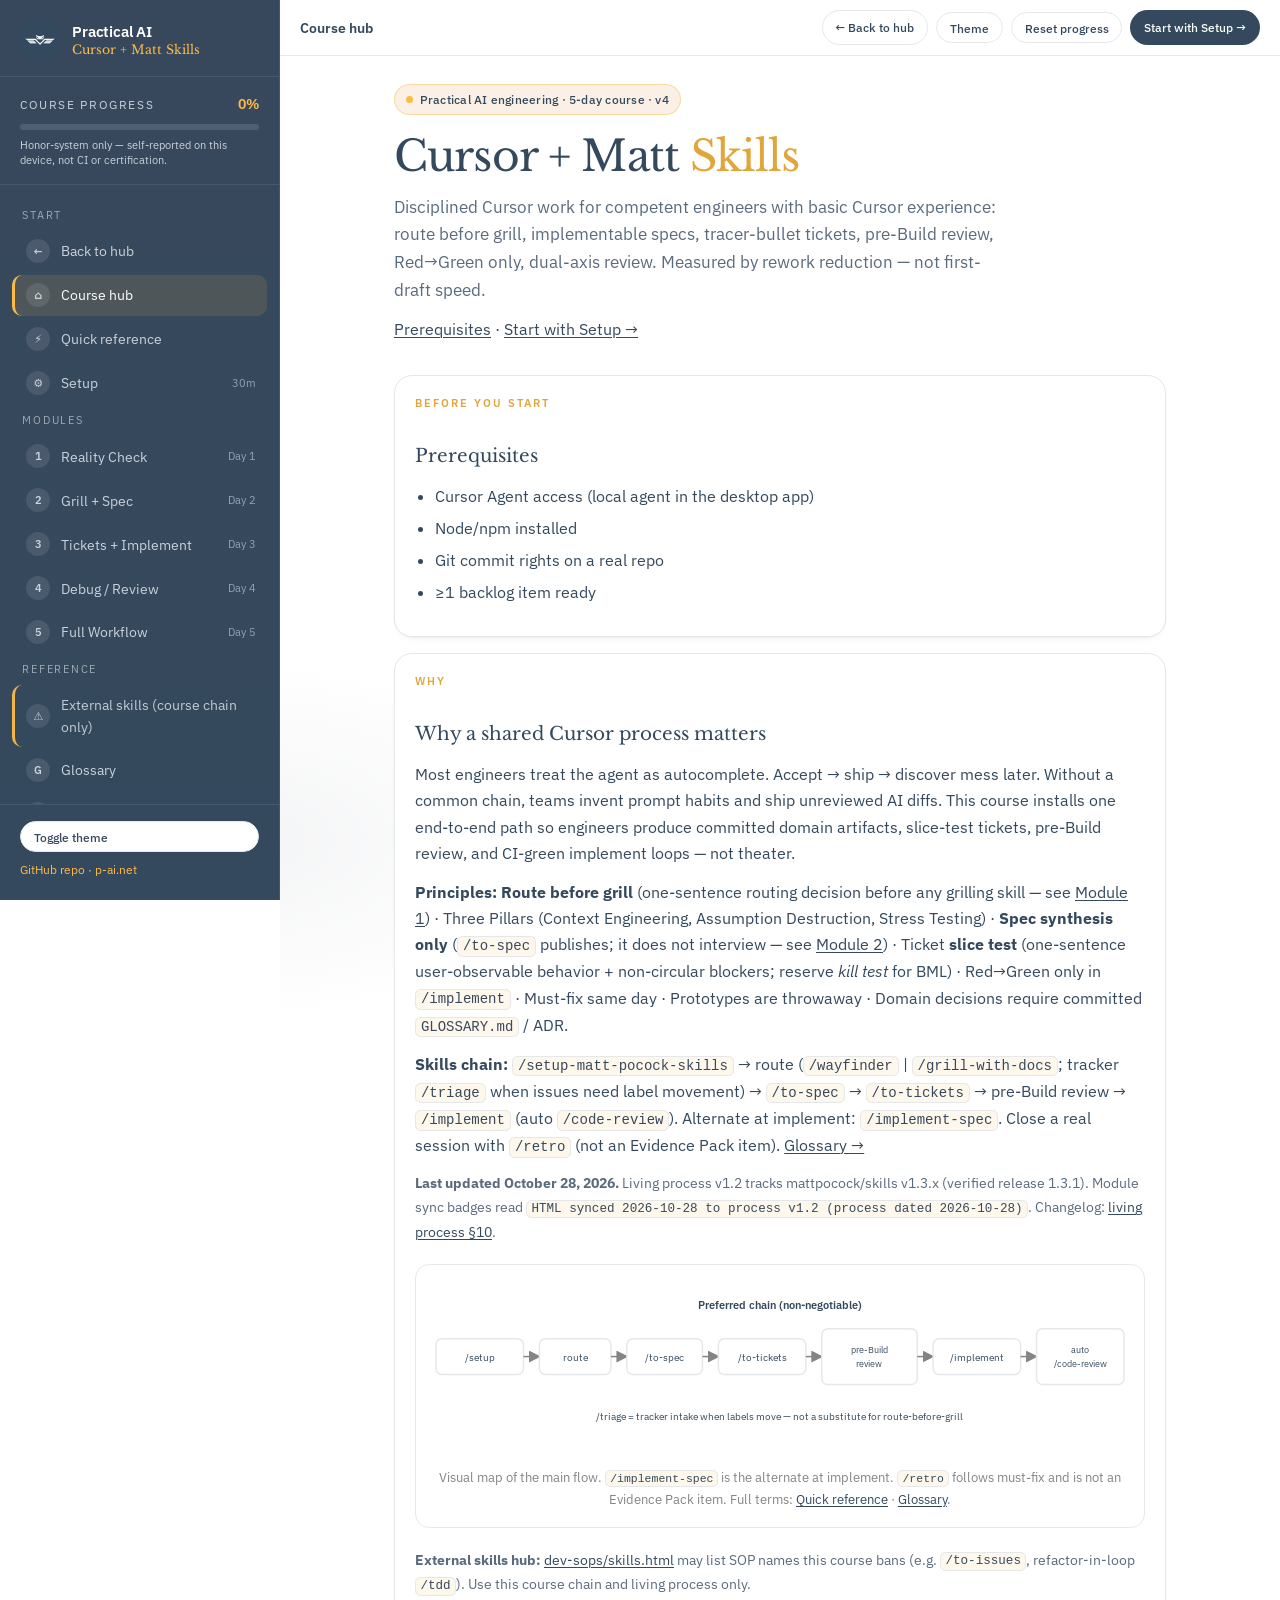
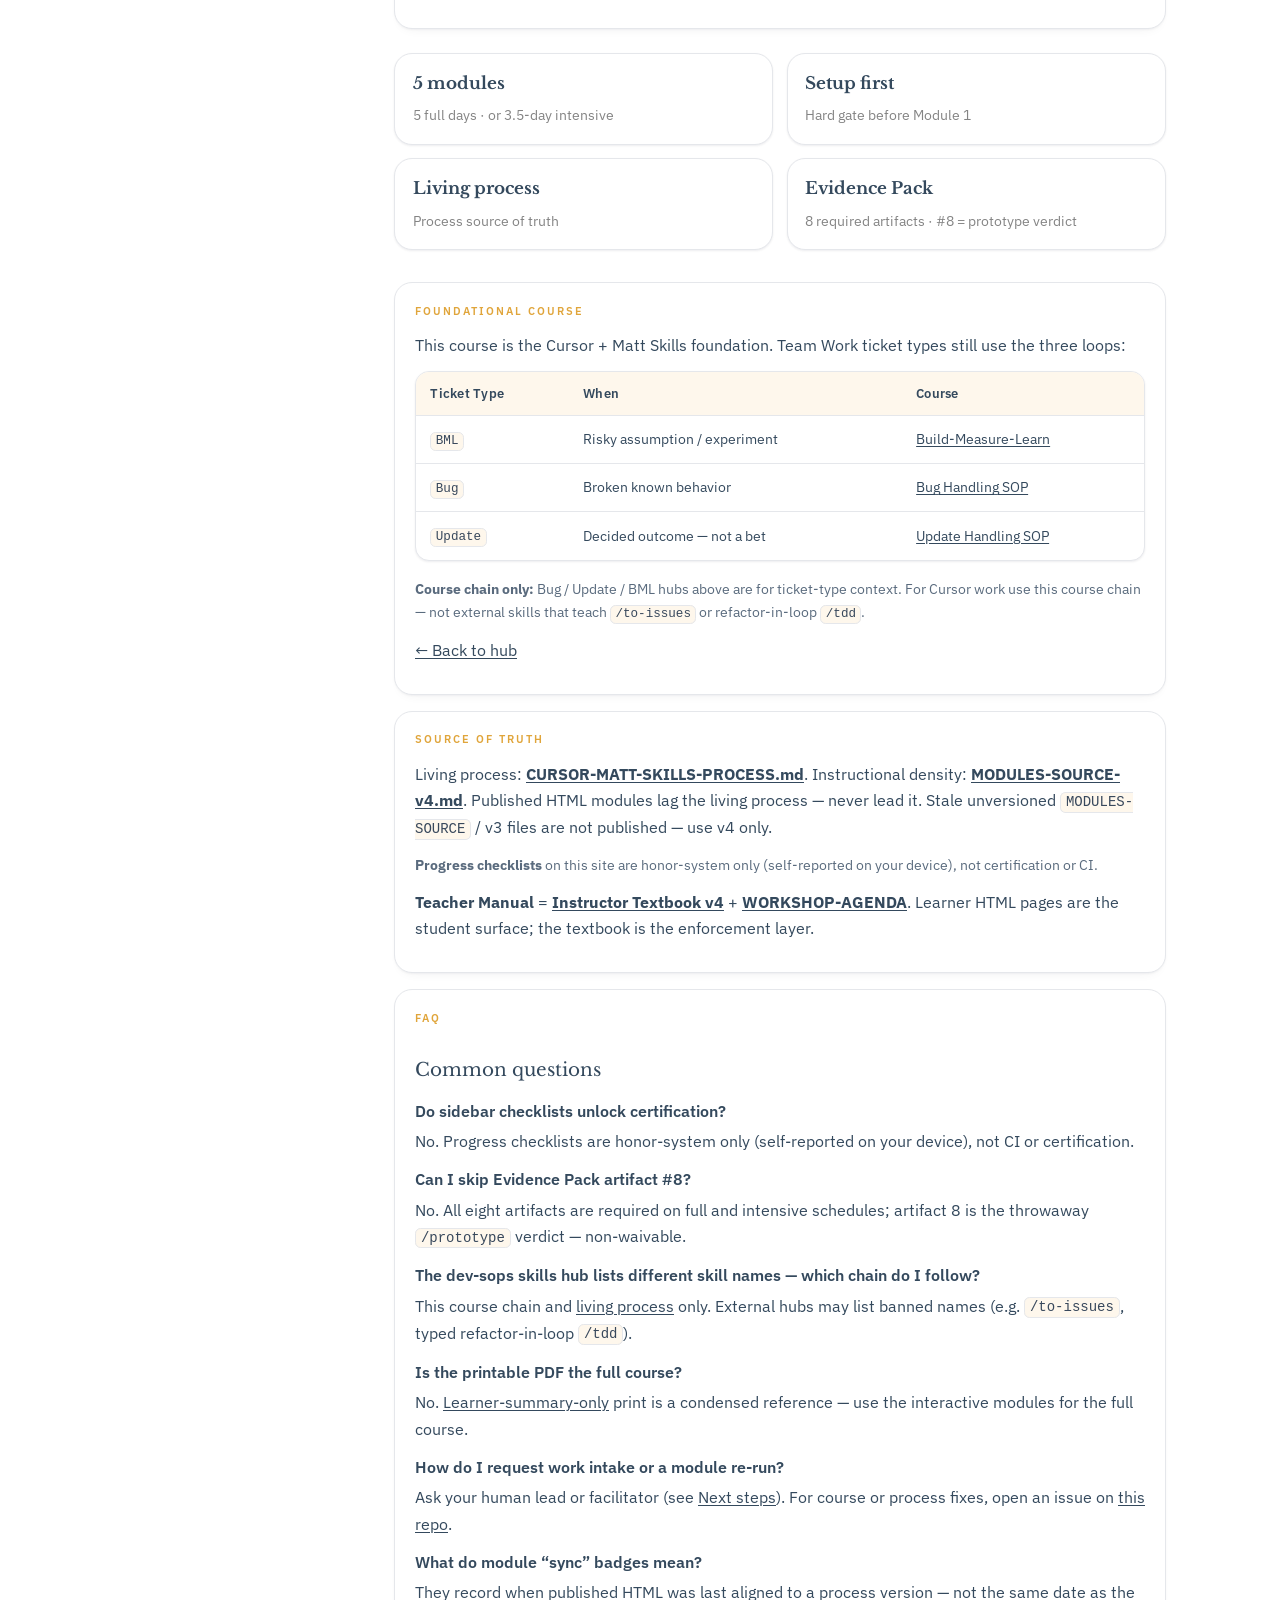
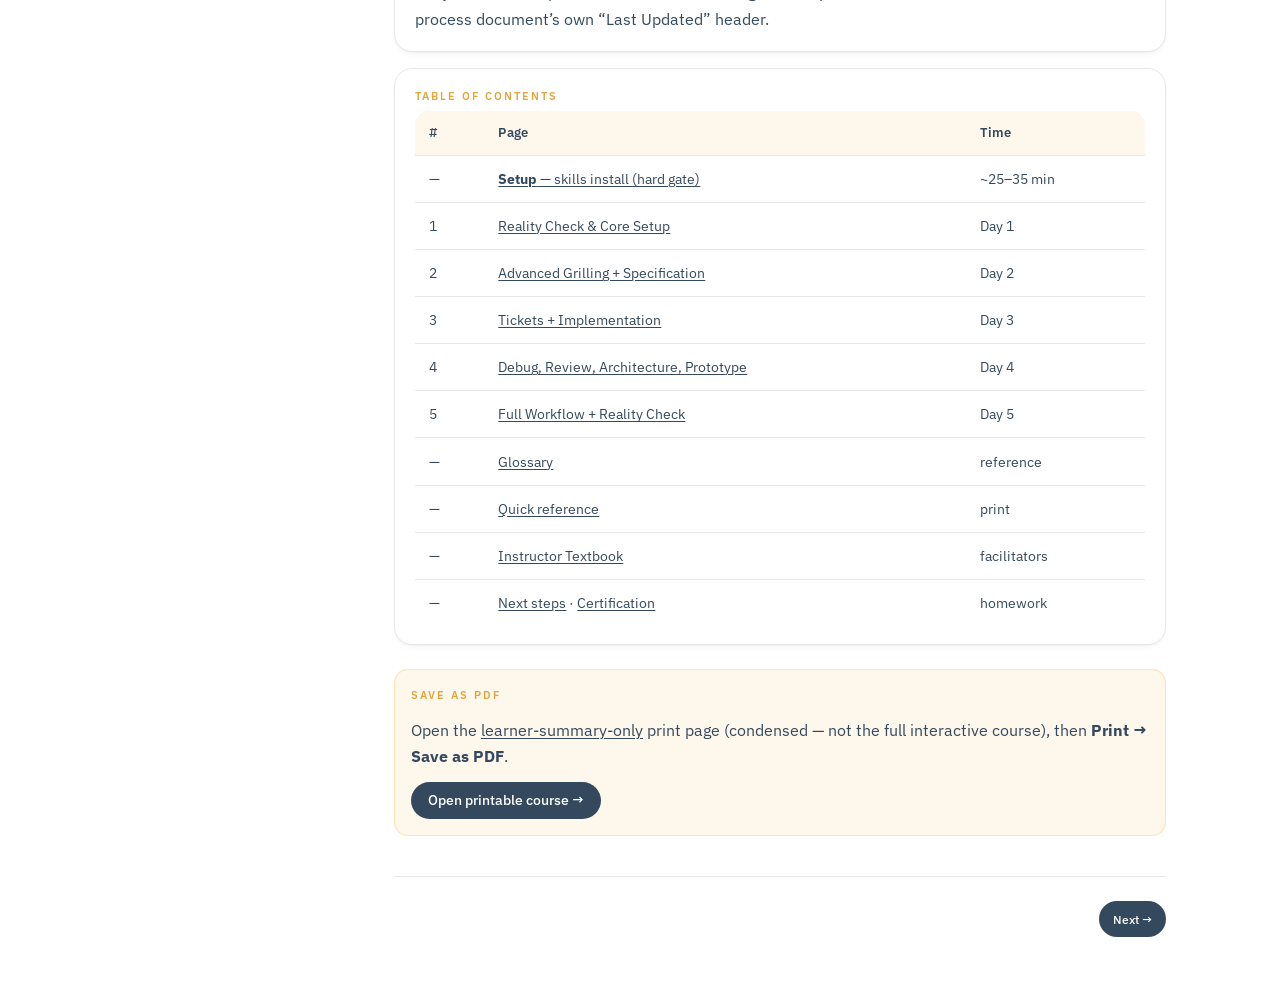
<file: docs/index.html>
<!DOCTYPE html>
<html lang="en">
<head>
  <meta charset="utf-8" />
  <meta name="viewport" content="width=device-width, initial-scale=1" />
  <title>Cursor + Matt Skills — Practical AI</title>
  <meta name="description" content="5-day Cursor + Matt Pocock skills onboarding for Practical AI. Route before grill, spec, slice-test tickets, implement, review." />
  <link rel="icon" href="assets/favicon.ico" type="image/x-icon" />
  <link rel="preconnect" href="https://fonts.googleapis.com" />
  <link rel="preconnect" href="https://fonts.gstatic.com" crossorigin />
  <link href="https://fonts.googleapis.com/css2?family=IBM+Plex+Sans:wght@400;500;600;700&family=Libre+Baskerville:ital,wght@0,400;0,700;1,400&display=swap" rel="stylesheet" />
  <link rel="stylesheet" href="css/cursor-ai-dev.css" />
</head>
<body data-page="hub" data-base="" data-file="index.html">
  <div class="overlay" id="navOverlay" aria-hidden="true"></div>
  <div class="app">
    <aside class="sidebar" id="sidebar" aria-label="Course navigation"></aside>
    <div class="main">
      <header class="topbar no-print">
        <button type="button" class="menu-btn" id="menuBtn" aria-label="Open navigation">☰</button>
        <div class="topbar-title">Course hub</div>
        <div class="topbar-actions">
          <button type="button" class="btn btn-ghost btn-sm" id="topbarTheme" aria-label="Toggle theme">Theme</button>
          <button type="button" class="btn btn-ghost btn-sm" id="resetProgress">Reset progress</button>
          <a class="btn btn-primary btn-sm" href="setup.html">Start with Setup →</a>
        </div>
      </header>
      <main class="content" id="top">
        <section class="hero">
          <span class="status-chip">Practical AI engineering · 5-day course · v4</span>
          <h1>Cursor + Matt <em>Skills</em></h1>
          <p class="hero-lede">Disciplined Cursor work for competent engineers with basic Cursor experience: route before grill, implementable specs, tracer-bullet tickets, pre-Build review, Red→Green only, dual-axis review. Measured by rework reduction — not first-draft speed.</p>
          <p style="margin-top:0.75rem"><a href="#prerequisites">Prerequisites</a> · <a href="setup.html">Start with Setup →</a></p>
        </section>
        <div class="section-card" id="prerequisites">
          <p class="eyebrow">Before you start</p>
          <h3>Prerequisites</h3>
          <ul>
            <li>Cursor Agent access (local agent in the desktop app)</li>
            <li>Node/npm installed</li>
            <li>Git commit rights on a real repo</li>
            <li>≥1 backlog item ready</li>
          </ul>
        </div>
        <div class="section-card" id="why">
          <p class="eyebrow">Why</p>
          <h3>Why a shared Cursor process matters</h3>
          <p>Most engineers treat the agent as autocomplete. Accept → ship → discover mess later. Without a common chain, teams invent prompt habits and ship unreviewed AI diffs. This course installs one end-to-end path so engineers produce committed domain artifacts, slice-test tickets, pre-Build review, and CI-green implement loops — not theater.</p>
          <p style="margin-top:0.75rem"><strong>Principles:</strong> <strong>Route before grill</strong> (one-sentence routing decision before any grilling skill — see <a href="module-1.html">Module 1</a>) · Three Pillars (Context Engineering, Assumption Destruction, Stress Testing) · <strong>Spec synthesis only</strong> (<code>/to-spec</code> publishes; it does not interview — see <a href="module-2.html">Module 2</a>) · Ticket <strong>slice test</strong> (one-sentence user-observable behavior + non-circular blockers; reserve <em>kill test</em> for BML) · Red→Green only in <code>/implement</code> · Must-fix same day · Prototypes are throwaway · Domain decisions require committed <code>GLOSSARY.md</code> / ADR.</p>
          <p style="margin-top:0.75rem"><strong>Skills chain:</strong> <code>/setup-matt-pocock-skills</code> → route (<code>/wayfinder</code> | <code>/grill-with-docs</code>; tracker <code>/triage</code> when issues need label movement) → <code>/to-spec</code> → <code>/to-tickets</code> → pre-Build review → <code>/implement</code> (auto <code>/code-review</code>). Alternate at implement: <code>/implement-spec</code>. Close a real session with <code>/retro</code> (not an Evidence Pack item). <a href="glossary.html">Glossary →</a></p>
          <p style="margin-top:0.75rem;font-size:0.9rem;color:var(--ink-faint)"><strong>Last updated October 28, 2026.</strong> Living process v1.2 tracks mattpocock/skills v1.3.x (verified release 1.3.1). Module sync badges read <code>HTML synced 2026-10-28 to process v1.2 (process dated 2026-10-28)</code>. Changelog: <a href="https://github.com/Practical-Office/Cursor-AI-dev/blob/main/docs/reference/CURSOR-MATT-SKILLS-PROCESS.md" target="_blank" rel="noopener noreferrer">living process §10</a>.</p>
          <div class="diagram-wrap workflow-diagram" role="img" aria-label="Preferred skills chain workflow">
            <svg viewBox="0 0 700 168" xmlns="http://www.w3.org/2000/svg" aria-hidden="true">
              <defs><marker id="wf-arrowhead" markerWidth="8" markerHeight="8" refX="7" refY="4" orient="auto"><path d="M0,0 L8,4 L0,8 Z" fill="var(--muted, #64748b)"/></marker></defs>
              <rect class="wf-box" x="4" y="58" width="88" height="36" rx="6"/><text x="48" y="80" text-anchor="middle" font-size="10">/setup</text>
              <line class="wf-arrow" x1="92" y1="76" x2="108" y2="76" marker-end="url(#wf-arrowhead)"/>
              <rect class="wf-box" x="108" y="58" width="72" height="36" rx="6"/><text x="144" y="80" text-anchor="middle" font-size="10">route</text>
              <line class="wf-arrow" x1="180" y1="76" x2="196" y2="76" marker-end="url(#wf-arrowhead)"/>
              <rect class="wf-box" x="196" y="58" width="76" height="36" rx="6"/><text x="234" y="80" text-anchor="middle" font-size="10">/to-spec</text>
              <line class="wf-arrow" x1="272" y1="76" x2="288" y2="76" marker-end="url(#wf-arrowhead)"/>
              <rect class="wf-box" x="288" y="58" width="88" height="36" rx="6"/><text x="332" y="80" text-anchor="middle" font-size="10">/to-tickets</text>
              <line class="wf-arrow" x1="376" y1="76" x2="392" y2="76" marker-end="url(#wf-arrowhead)"/>
              <rect class="wf-box" x="392" y="48" width="96" height="56" rx="6"/><text x="440" y="72" text-anchor="middle" font-size="9">pre-Build</text><text x="440" y="86" text-anchor="middle" font-size="9">review</text>
              <line class="wf-arrow" x1="488" y1="76" x2="504" y2="76" marker-end="url(#wf-arrowhead)"/>
              <rect class="wf-box" x="504" y="58" width="88" height="36" rx="6"/><text x="548" y="80" text-anchor="middle" font-size="10">/implement</text>
              <line class="wf-arrow" x1="592" y1="76" x2="608" y2="76" marker-end="url(#wf-arrowhead)"/>
              <rect class="wf-box" x="608" y="48" width="88" height="56" rx="6"/><text x="652" y="72" text-anchor="middle" font-size="9">auto</text><text x="652" y="86" text-anchor="middle" font-size="9">/code-review</text>
              <text x="350" y="28" text-anchor="middle" font-size="11" font-weight="600">Preferred chain (non-negotiable)</text>
              <text x="350" y="140" text-anchor="middle" font-size="10" fill="#64748b">/triage = tracker intake when labels move — not a substitute for route-before-grill</text>
            </svg>
            <p class="diagram-caption">Visual map of the main flow. <code>/implement-spec</code> is the alternate at implement. <code>/retro</code> follows must-fix and is not an Evidence Pack item. Full terms: <a href="quick-reference.html">Quick reference</a> · <a href="glossary.html">Glossary</a>.</p>
          </div>
          <p style="margin-top:0.75rem;font-size:0.9rem;color:var(--ink-faint)"><strong>External skills hub:</strong> <a href="https://practical-office.github.io/dev-sops/skills.html">dev-sops/skills.html</a> may list SOP names this course bans (e.g. <code>/to-issues</code>, refactor-in-loop <code>/tdd</code>). Use this course chain and living process only.</p>
        </div>
        <div class="card-grid">
          <div class="stat-card"><strong>5 modules</strong><span>5 full days · or 3.5-day intensive</span></div>
          <div class="stat-card"><strong>Setup first</strong><span>Hard gate before Module 1</span></div>
          <div class="stat-card"><strong>Living process</strong><span>Process source of truth</span></div>
          <div class="stat-card"><strong>Evidence Pack</strong><span>8 required artifacts · #8 = prototype verdict</span></div>
        </div>
        <div class="section-card">
          <p class="eyebrow">Foundational course</p>
          <p>This course is the Cursor + Matt Skills foundation. Team Work ticket types still use the three loops:</p>
          <div class="table-wrap" style="margin-top:0.75rem">
            <table>
              <thead><tr><th>Ticket Type</th><th>When</th><th>Course</th></tr></thead>
              <tbody>
                <tr><td><code>BML</code></td><td>Risky assumption / experiment</td><td><a href="https://practical-office.github.io/bml-onboarding/">Build-Measure-Learn</a></td></tr>
                <tr><td><code>Bug</code></td><td>Broken known behavior</td><td><a href="https://practical-office.github.io/bug-handling-sop/">Bug Handling SOP</a></td></tr>
                <tr><td><code>Update</code></td><td>Decided outcome — not a bet</td><td><a href="https://practical-office.github.io/update-sop/">Update Handling SOP</a></td></tr>
              </tbody>
            </table>
          </div>
          <p style="margin-top:0.75rem;font-size:0.9rem;color:var(--ink-faint)"><strong>Course chain only:</strong> Bug / Update / BML hubs above are for ticket-type context. For Cursor work use this course chain — not external skills that teach <code>/to-issues</code> or refactor-in-loop <code>/tdd</code>.</p>
          <p style="margin-top:0.75rem"><a href="https://practical-office.github.io/dev-sops/">← Back to hub</a></p>
        </div>
        <div class="section-card">
          <p class="eyebrow">Source of truth</p>
          <p>Living process: <a href="https://github.com/Practical-Office/Cursor-AI-dev/blob/main/docs/reference/CURSOR-MATT-SKILLS-PROCESS.md" target="_blank" rel="noopener noreferrer"><strong>CURSOR-MATT-SKILLS-PROCESS.md</strong></a>. Instructional density: <a href="https://github.com/Practical-Office/Cursor-AI-dev/blob/main/docs/reference/MODULES-SOURCE-v4.md" target="_blank" rel="noopener noreferrer"><strong>MODULES-SOURCE-v4.md</strong></a>. Published HTML modules lag the living process — never lead it. Stale unversioned <code>MODULES-SOURCE</code> / v3 files are not published — use v4 only.</p>
          <p style="margin-top:0.5rem;font-size:0.9rem;color:var(--ink-faint)"><strong>Progress checklists</strong> on this site are honor-system only (self-reported on your device), not certification or CI.</p>
          <p style="margin-top:0.75rem"><strong>Teacher Manual</strong> = <a href="instructor-textbook.html"><strong>Instructor Textbook v4</strong></a> + <a href="https://github.com/Practical-Office/Cursor-AI-dev/blob/main/docs/reference/WORKSHOP-AGENDA.md" target="_blank" rel="noopener noreferrer"><strong>WORKSHOP-AGENDA</strong></a>. Learner HTML pages are the student surface; the textbook is the enforcement layer.</p>
        </div>
        <div class="section-card" id="faq">
          <p class="eyebrow">FAQ</p>
          <h3>Common questions</h3>
          <dl style="margin:0">
            <dt style="margin-top:0.75rem;font-weight:600">Do sidebar checklists unlock certification?</dt>
            <dd style="margin:0.25rem 0 0">No. Progress checklists are honor-system only (self-reported on your device), not CI or certification.</dd>
            <dt style="margin-top:0.75rem;font-weight:600">Can I skip Evidence Pack artifact #8?</dt>
            <dd style="margin:0.25rem 0 0">No. All eight artifacts are required on full and intensive schedules; artifact 8 is the throwaway <code>/prototype</code> verdict — non-waivable.</dd>
            <dt style="margin-top:0.75rem;font-weight:600">The dev-sops skills hub lists different skill names — which chain do I follow?</dt>
            <dd style="margin:0.25rem 0 0">This course chain and <a href="https://github.com/Practical-Office/Cursor-AI-dev/blob/main/docs/reference/CURSOR-MATT-SKILLS-PROCESS.md" target="_blank" rel="noopener noreferrer">living process</a> only. External hubs may list banned names (e.g. <code>/to-issues</code>, typed refactor-in-loop <code>/tdd</code>).</dd>
            <dt style="margin-top:0.75rem;font-weight:600">Is the printable PDF the full course?</dt>
            <dd style="margin:0.25rem 0 0">No. <a href="course-full.html">Learner-summary-only</a> print is a condensed reference — use the interactive modules for the full course.</dd>
            <dt style="margin-top:0.75rem;font-weight:600">How do I request work intake or a module re-run?</dt>
            <dd style="margin:0.25rem 0 0">Ask your human lead or facilitator (see <a href="next-steps.html">Next steps</a>). For course or process fixes, open an issue on <a href="https://github.com/Practical-Office/Cursor-AI-dev" target="_blank" rel="noopener noreferrer">this repo</a>.</dd>
            <dt style="margin-top:0.75rem;font-weight:600">What do module “sync” badges mean?</dt>
            <dd style="margin:0.25rem 0 0">They record when published HTML was last aligned to a process version — not the same date as the process document’s own “Last Updated” header.</dd>
          </dl>
        </div>
        <div class="section-card" id="toc">
          <p class="eyebrow">Table of contents</p>
          <div class="table-wrap" style="margin:0;border:none;box-shadow:none">
            <table>
              <thead><tr><th>#</th><th>Page</th><th>Time</th></tr></thead>
              <tbody>
                <tr><td>—</td><td><a href="setup.html"><strong>Setup</strong> — skills install (hard gate)</a></td><td>~25–35 min</td></tr>
                <tr><td>1</td><td><a href="module-1.html">Reality Check & Core Setup</a></td><td>Day 1</td></tr>
                <tr><td>2</td><td><a href="module-2.html">Advanced Grilling + Specification</a></td><td>Day 2</td></tr>
                <tr><td>3</td><td><a href="module-3.html">Tickets + Implementation</a></td><td>Day 3</td></tr>
                <tr><td>4</td><td><a href="module-4.html">Debug, Review, Architecture, Prototype</a></td><td>Day 4</td></tr>
                <tr><td>5</td><td><a href="module-5.html">Full Workflow + Reality Check</a></td><td>Day 5</td></tr>
                <tr><td>—</td><td><a href="glossary.html">Glossary</a></td><td>reference</td></tr>
                <tr><td>—</td><td><a href="quick-reference.html">Quick reference</a></td><td>print</td></tr>
                <tr><td>—</td><td><a href="instructor-textbook.html">Instructor Textbook</a></td><td>facilitators</td></tr>
                <tr><td>—</td><td><a href="next-steps.html">Next steps</a> · <a href="certification.html">Certification</a></td><td>homework</td></tr>
              </tbody>
            </table>
          </div>
        </div>
        <div class="print-actions no-print">
          <p class="eyebrow">Save as PDF</p>
          <p>Open the <a href="course-full.html">learner-summary-only</a> print page (condensed — not the full interactive course), then <strong>Print → Save as PDF</strong>.</p>
          <button type="button" class="btn btn-primary" id="printCourse" onclick="location.href='course-full.html'">Open printable course →</button>
        </div>
        <div class="page-nav no-print" id="pageNav"></div>
      </main>
    </div>
  </div>
  <script src="js/cursor-ai-dev.js"></script>
</body>
</html>
</file>
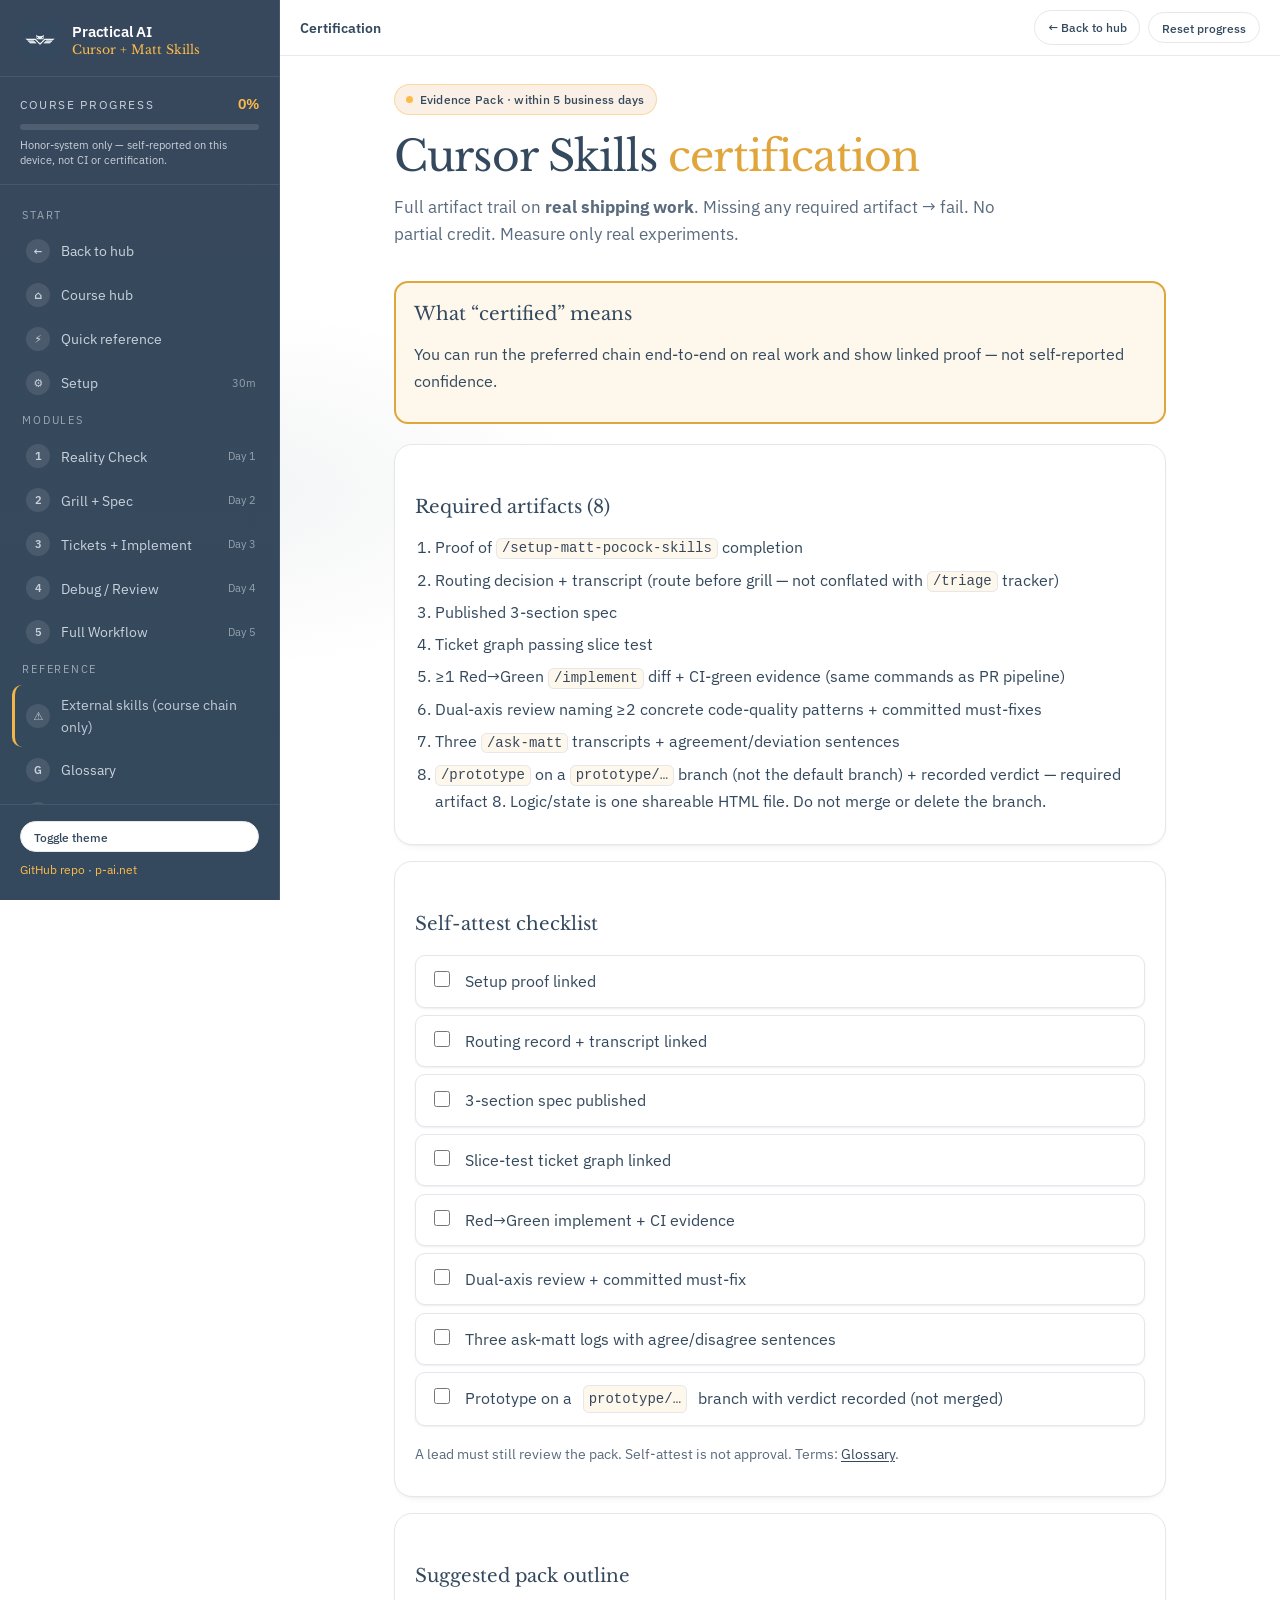
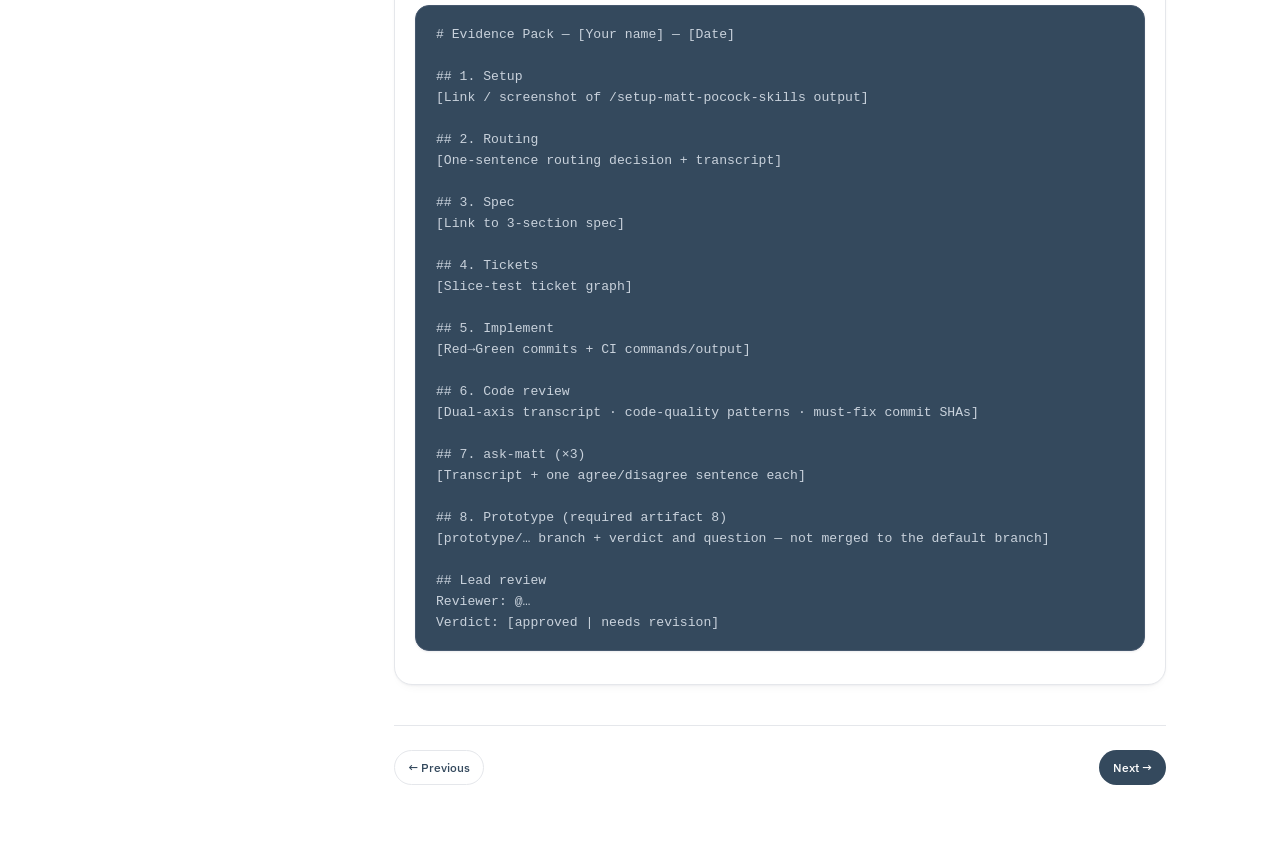
<file: docs/certification.html>
<!DOCTYPE html>
<html lang="en">
<head>
  <meta charset="utf-8" />
  <meta name="viewport" content="width=device-width, initial-scale=1" />
  <title>Certification | Cursor + Matt Skills</title>
  <link rel="icon" href="assets/favicon.ico" type="image/x-icon" />
  <link rel="preconnect" href="https://fonts.googleapis.com" />
  <link rel="preconnect" href="https://fonts.gstatic.com" crossorigin />
  <link href="https://fonts.googleapis.com/css2?family=IBM+Plex+Sans:wght@400;500;600;700&family=Libre+Baskerville:ital,wght@0,400;0,700;1,400&display=swap" rel="stylesheet" />
  <link rel="stylesheet" href="css/cursor-ai-dev.css" />
</head>
<body data-page="certification" data-base="" data-file="certification.html">
  <div class="overlay" id="navOverlay" aria-hidden="true"></div>
  <div class="app">
    <aside class="sidebar" id="sidebar" aria-label="Course navigation"></aside>
    <div class="main">
      <header class="topbar no-print">
        <button type="button" class="menu-btn" id="menuBtn" aria-label="Open navigation">☰</button>
        <div class="topbar-title">Certification</div>
        <div class="topbar-actions">
          <button type="button" class="btn btn-ghost btn-sm" id="resetProgress">Reset progress</button>
        </div>
      </header>
      <main class="content" id="top">

        <section class="hero">
          <span class="status-chip">Evidence Pack · within 5 business days</span>
          <h1>Cursor Skills <em>certification</em></h1>
          <p class="hero-lede">Full artifact trail on <strong>real shipping work</strong>. Missing any required artifact → fail. No partial credit. Measure only real experiments.</p>
        </section>

        <div class="hard-truth">
          <h3>What “certified” means</h3>
          <p>You can run the preferred chain end-to-end on real work and show linked proof — not self-reported confidence.</p>
        </div>

        <div class="section-card">
          <h3>Required artifacts (8)</h3>
          <ol>
            <li>Proof of <code>/setup-matt-pocock-skills</code> completion</li>
            <li>Routing decision + transcript (route before grill — not conflated with <code>/triage</code> tracker)</li>
            <li>Published 3-section spec</li>
            <li>Ticket graph passing slice test</li>
            <li>≥1 Red→Green <code>/implement</code> diff + CI-green evidence (same commands as PR pipeline)</li>
            <li>Dual-axis review naming ≥2 concrete code-quality patterns + committed must-fixes</li>
            <li>Three <code>/ask-matt</code> transcripts + agreement/deviation sentences</li>
            <li><code>/prototype</code> on a <code>prototype/…</code> branch (not the default branch) + recorded verdict — required artifact 8. Logic/state is one shareable HTML file. Do not merge or delete the branch.</li>
          </ol>
        </div>

        <div class="section-card">
          <h3>Self-attest checklist</h3>
          <ul class="checklist">
            <li><label><input type="checkbox" data-progress="cert-1" /> Setup proof linked</label></li>
            <li><label><input type="checkbox" data-progress="cert-2" /> Routing record + transcript linked</label></li>
            <li><label><input type="checkbox" data-progress="cert-3" /> 3-section spec published</label></li>
            <li><label><input type="checkbox" data-progress="cert-4" /> Slice-test ticket graph linked</label></li>
            <li><label><input type="checkbox" data-progress="cert-5" /> Red→Green implement + CI evidence</label></li>
            <li><label><input type="checkbox" data-progress="cert-6" /> Dual-axis review + committed must-fix</label></li>
            <li><label><input type="checkbox" data-progress="cert-7" /> Three ask-matt logs with agree/disagree sentences</label></li>
            <li><label><input type="checkbox" data-progress="cert-8" /> Prototype on a <code>prototype/…</code> branch with verdict recorded (not merged)</label></li>
          </ul>
          <p style="margin-top:0.75rem;font-size:0.9rem;color:var(--ink-faint)">A lead must still review the pack. Self-attest is not approval. Terms: <a href="glossary.html">Glossary</a>.</p>
        </div>

        <div class="section-card">
          <h3>Suggested pack outline</h3>
          <pre class="code-block"><code># Evidence Pack — [Your name] — [Date]

## 1. Setup
[Link / screenshot of /setup-matt-pocock-skills output]

## 2. Routing
[One-sentence routing decision + transcript]

## 3. Spec
[Link to 3-section spec]

## 4. Tickets
[Slice-test ticket graph]

## 5. Implement
[Red→Green commits + CI commands/output]

## 6. Code review
[Dual-axis transcript · code-quality patterns · must-fix commit SHAs]

## 7. ask-matt (×3)
[Transcript + one agree/disagree sentence each]

## 8. Prototype (required artifact 8)
[prototype/… branch + verdict and question — not merged to the default branch]

## Lead review
Reviewer: @…
Verdict: [approved | needs revision]</code></pre>
        </div>

        <div class="page-nav no-print" id="pageNav"></div>
      </main>
    </div>
  </div>
  <script src="js/cursor-ai-dev.js"></script>
</body>
</html>
</file>
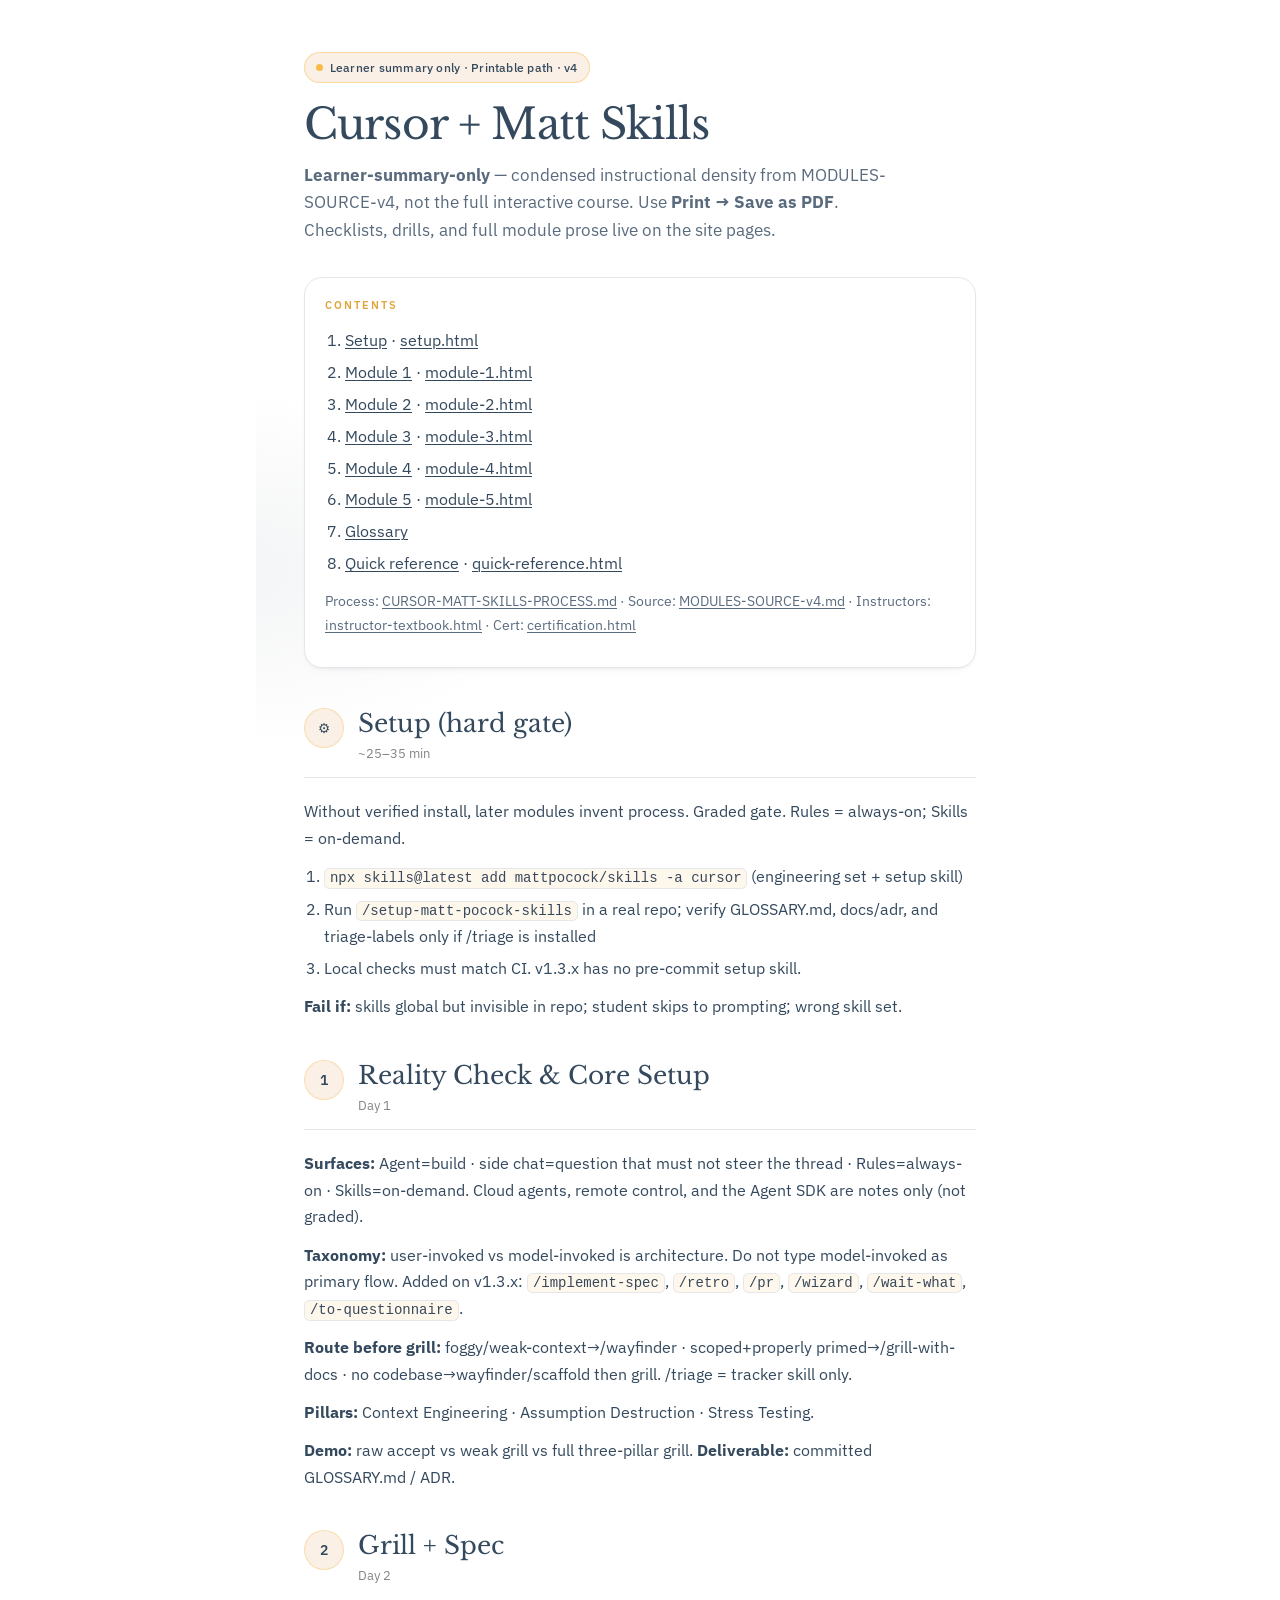
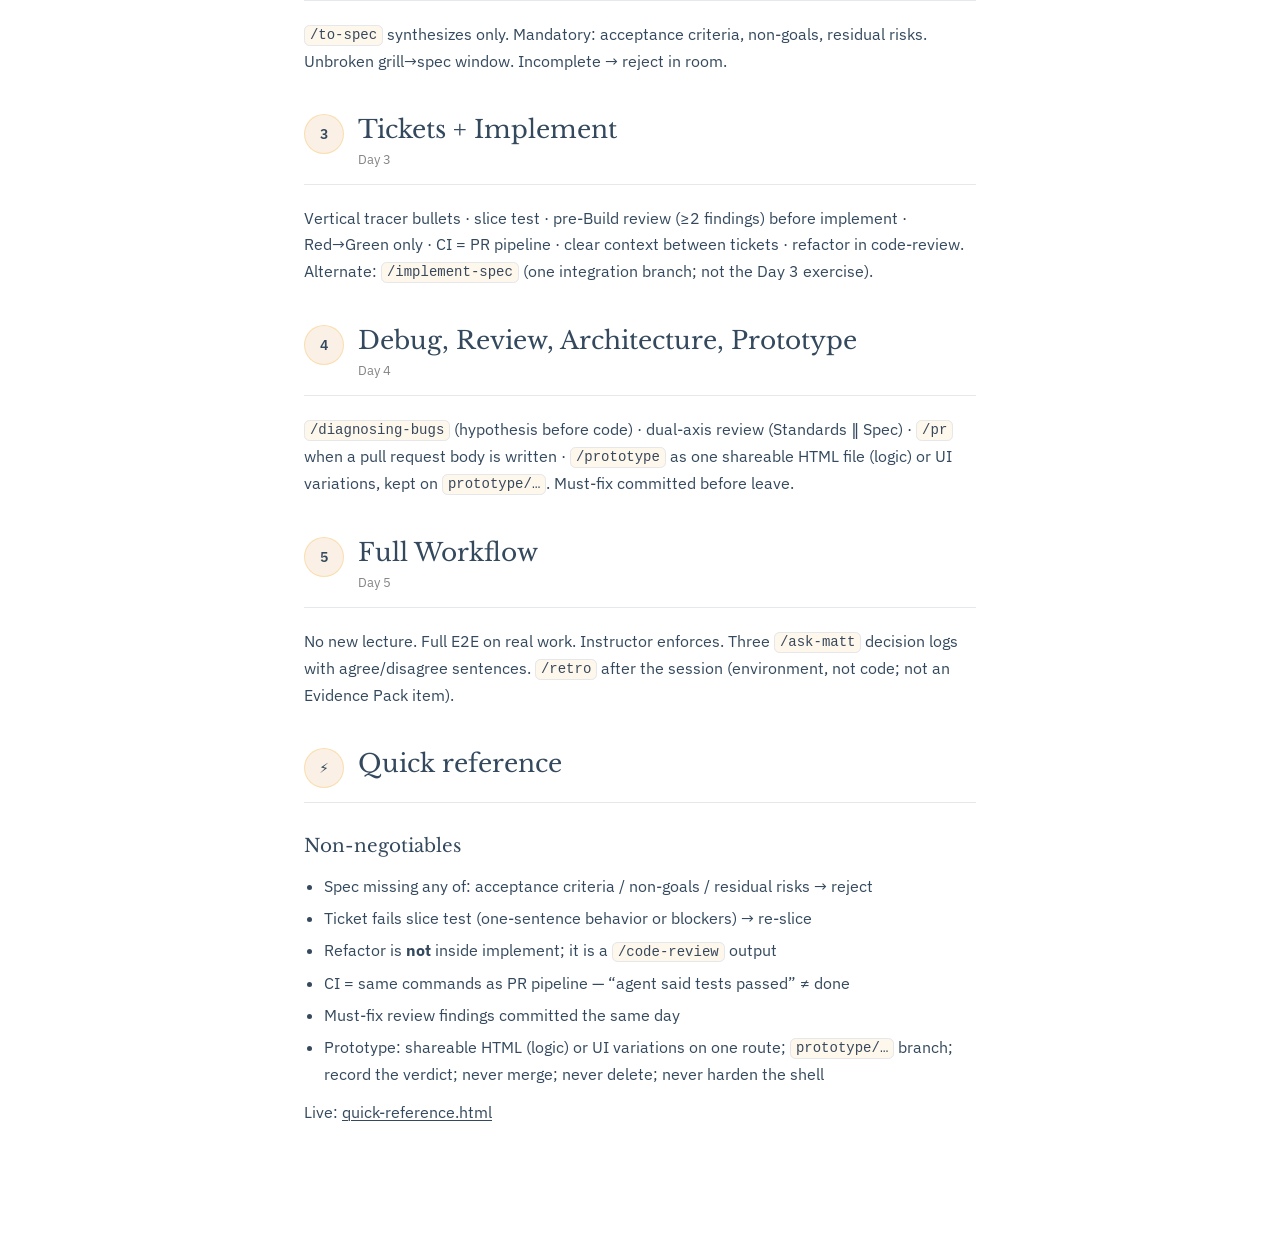
<file: docs/course-full.html>
<!DOCTYPE html>
<html lang="en">
<head>
  <meta charset="utf-8" />
  <meta name="viewport" content="width=device-width, initial-scale=1" />
  <title>Cursor + Matt Skills — Full course (print)</title>
  <link rel="icon" href="assets/favicon.ico" type="image/x-icon" />
  <link rel="preconnect" href="https://fonts.googleapis.com" />
  <link rel="preconnect" href="https://fonts.gstatic.com" crossorigin />
  <link href="https://fonts.googleapis.com/css2?family=IBM+Plex+Sans:wght@400;500;600;700&family=Libre+Baskerville:ital,wght@0,400;0,700;1,400&display=swap" rel="stylesheet" />
  <link rel="stylesheet" href="css/cursor-ai-dev.css" />
  <style>
    .print-page .app { display: block; }
    .print-page .sidebar, .print-page .overlay, .print-page .topbar { display: none !important; }
    .print-page .main { margin: 0; max-width: 48rem; margin-inline: auto; padding: 1.5rem; }
    .print-page .module { break-inside: avoid; margin-bottom: 2.5rem; page-break-after: always; }
    .print-page .module:last-of-type { page-break-after: auto; }
    .print-page .print-toc a { color: inherit; }
    @media print {
      .no-print { display: none !important; }
      .print-page .module { page-break-after: always; }
      .print-page .module:last-of-type { page-break-after: auto; }
    }
  </style>
</head>
<body class="print-page" data-page="course-full" data-base="" data-file="course-full.html">
  <div class="main">
    <header class="topbar no-print" style="position:static;display:flex;justify-content:space-between;align-items:center;padding:1rem 0;margin-bottom:1rem">
      <div class="topbar-title">Full course — print (v4)</div>
      <div style="display:flex;gap:0.5rem;flex-wrap:wrap">
        <a class="btn btn-ghost btn-sm" href="index.html">← Hub</a>
        <button type="button" class="btn btn-primary btn-sm" id="printCourse">Print / Save as PDF</button>
      </div>
    </header>
    <main class="content">
      <section class="hero">
        <span class="status-chip">Learner summary only · Printable path · v4</span>
        <h1>Cursor + Matt Skills</h1>
        <p class="hero-lede"><strong>Learner-summary-only</strong> — condensed instructional density from MODULES-SOURCE-v4, not the full interactive course. Use <strong>Print → Save as PDF</strong>. Checklists, drills, and full module prose live on the site pages.</p>
      </section>

      <div class="section-card print-toc">
        <p class="eyebrow">Contents</p>
        <ol>
          <li><a href="#setup">Setup</a> · <a href="setup.html">setup.html</a></li>
          <li><a href="#m1">Module 1</a> · <a href="module-1.html">module-1.html</a></li>
          <li><a href="#m2">Module 2</a> · <a href="module-2.html">module-2.html</a></li>
          <li><a href="#m3">Module 3</a> · <a href="module-3.html">module-3.html</a></li>
          <li><a href="#m4">Module 4</a> · <a href="module-4.html">module-4.html</a></li>
          <li><a href="#m5">Module 5</a> · <a href="module-5.html">module-5.html</a></li>
          <li><a href="glossary.html">Glossary</a></li>
          <li><a href="#ref">Quick reference</a> · <a href="quick-reference.html">quick-reference.html</a></li>
        </ol>
        <p style="margin-top:0.75rem;font-size:0.9rem;color:var(--ink-faint)">
          Process: <a href="https://github.com/Practical-Office/Cursor-AI-dev/blob/main/docs/reference/CURSOR-MATT-SKILLS-PROCESS.md">CURSOR-MATT-SKILLS-PROCESS.md</a> ·
          Source: <a href="https://github.com/Practical-Office/Cursor-AI-dev/blob/main/docs/reference/MODULES-SOURCE-v4.md">MODULES-SOURCE-v4.md</a> ·
          Instructors: <a href="instructor-textbook.html">instructor-textbook.html</a> ·
          Cert: <a href="certification.html">certification.html</a>
        </p>
      </div>

      <section class="module" id="setup">
        <div class="module-header"><div class="module-badge">⚙</div><div><h2>Setup (hard gate)</h2><p class="module-time">~25–35 min</p></div></div>
        <p>Without verified install, later modules invent process. Graded gate. Rules = always-on; Skills = on-demand.</p>
        <ol>
          <li><code>npx skills@latest add mattpocock/skills -a cursor</code> (engineering set + setup skill)</li>
          <li>Run <code>/setup-matt-pocock-skills</code> in a real repo; verify GLOSSARY.md, docs/adr, and triage-labels only if /triage is installed</li>
          <li>Local checks must match CI. v1.3.x has no pre-commit setup skill.</li>
        </ol>
        <p><strong>Fail if:</strong> skills global but invisible in repo; student skips to prompting; wrong skill set.</p>
      </section>

      <section class="module" id="m1">
        <div class="module-header"><div class="module-badge">1</div><div><h2>Reality Check &amp; Core Setup</h2><p class="module-time">Day 1</p></div></div>
        <p><strong>Surfaces:</strong> Agent=build · side chat=question that must not steer the thread · Rules=always-on · Skills=on-demand. Cloud agents, remote control, and the Agent SDK are notes only (not graded).</p>
        <p><strong>Taxonomy:</strong> user-invoked vs model-invoked is architecture. Do not type model-invoked as primary flow. Added on v1.3.x: <code>/implement-spec</code>, <code>/retro</code>, <code>/pr</code>, <code>/wizard</code>, <code>/wait-what</code>, <code>/to-questionnaire</code>.</p>
        <p><strong>Route before grill:</strong> foggy/weak-context→/wayfinder · scoped+properly primed→/grill-with-docs · no codebase→wayfinder/scaffold then grill. /triage = tracker skill only.</p>
        <p><strong>Pillars:</strong> Context Engineering · Assumption Destruction · Stress Testing.</p>
        <p><strong>Demo:</strong> raw accept vs weak grill vs full three-pillar grill. <strong>Deliverable:</strong> committed GLOSSARY.md / ADR.</p>
      </section>

      <section class="module" id="m2">
        <div class="module-header"><div class="module-badge">2</div><div><h2>Grill + Spec</h2><p class="module-time">Day 2</p></div></div>
        <p><code>/to-spec</code> synthesizes only. Mandatory: acceptance criteria, non-goals, residual risks. Unbroken grill→spec window. Incomplete → reject in room.</p>
      </section>

      <section class="module" id="m3">
        <div class="module-header"><div class="module-badge">3</div><div><h2>Tickets + Implement</h2><p class="module-time">Day 3</p></div></div>
        <p>Vertical tracer bullets · slice test · pre-Build review (≥2 findings) before implement · Red→Green only · CI = PR pipeline · clear context between tickets · refactor in code-review. Alternate: <code>/implement-spec</code> (one integration branch; not the Day 3 exercise).</p>
      </section>

      <section class="module" id="m4">
        <div class="module-header"><div class="module-badge">4</div><div><h2>Debug, Review, Architecture, Prototype</h2><p class="module-time">Day 4</p></div></div>
        <p><code>/diagnosing-bugs</code> (hypothesis before code) · dual-axis review (Standards ‖ Spec) · <code>/pr</code> when a pull request body is written · <code>/prototype</code> as one shareable HTML file (logic) or UI variations, kept on <code>prototype/…</code>. Must-fix committed before leave.</p>
      </section>

      <section class="module" id="m5">
        <div class="module-header"><div class="module-badge">5</div><div><h2>Full Workflow</h2><p class="module-time">Day 5</p></div></div>
        <p>No new lecture. Full E2E on real work. Instructor enforces. Three <code>/ask-matt</code> decision logs with agree/disagree sentences. <code>/retro</code> after the session (environment, not code; not an Evidence Pack item).</p>
      </section>

      <section class="module" id="ref">
        <div class="module-header"><div class="module-badge">⚡</div><div><h2>Quick reference</h2></div></div>
        <h3>Non-negotiables</h3>
        <ul>
          <li>Spec missing any of: acceptance criteria / non-goals / residual risks → reject</li>
          <li>Ticket fails slice test (one-sentence behavior or blockers) → re-slice</li>
          <li>Refactor is <strong>not</strong> inside implement; it is a <code>/code-review</code> output</li>
          <li>CI = same commands as PR pipeline — “agent said tests passed” ≠ done</li>
          <li>Must-fix review findings committed the same day</li>
          <li>Prototype: shareable HTML (logic) or UI variations on one route; <code>prototype/…</code> branch; record the verdict; never merge; never delete; never harden the shell</li>
        </ul>
        <p>Live: <a href="quick-reference.html">quick-reference.html</a></p>
      </section>
    </main>
  </div>
  <script src="js/cursor-ai-dev.js"></script>
</body>
</html>
</file>
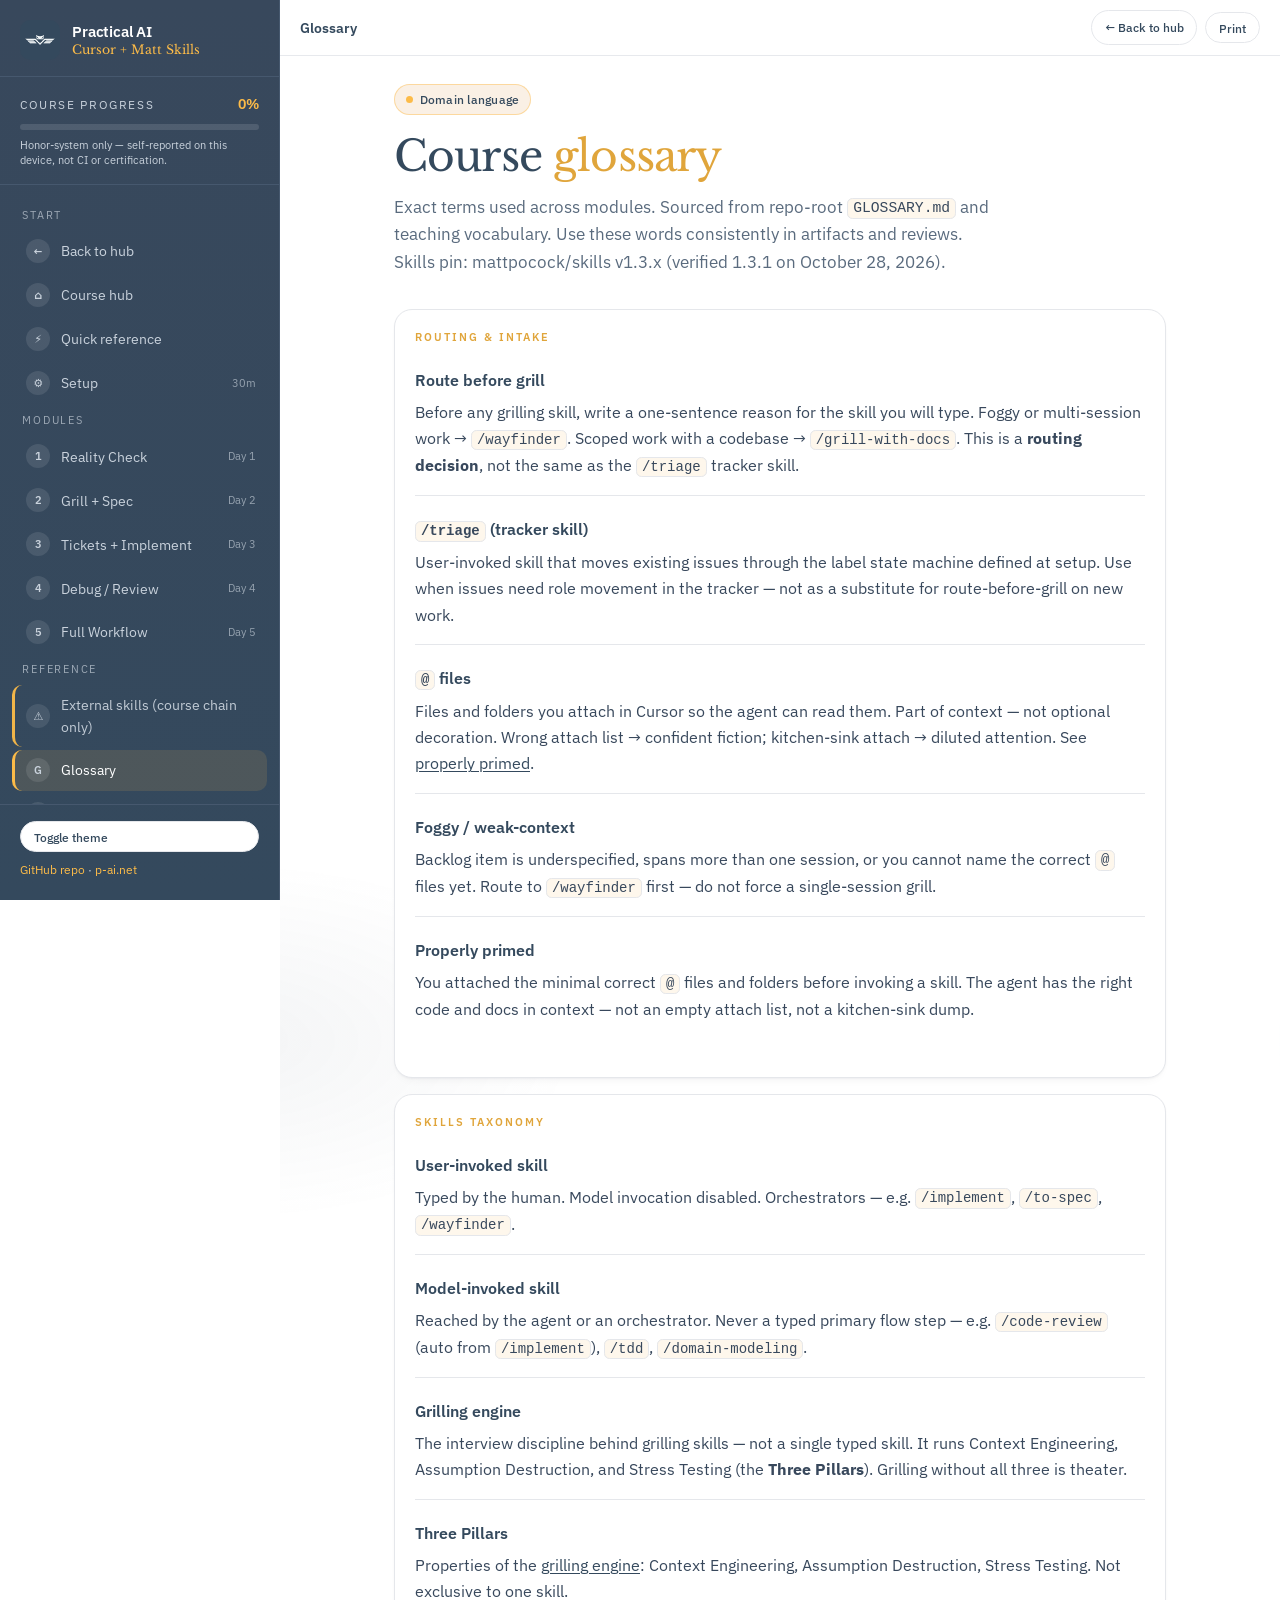
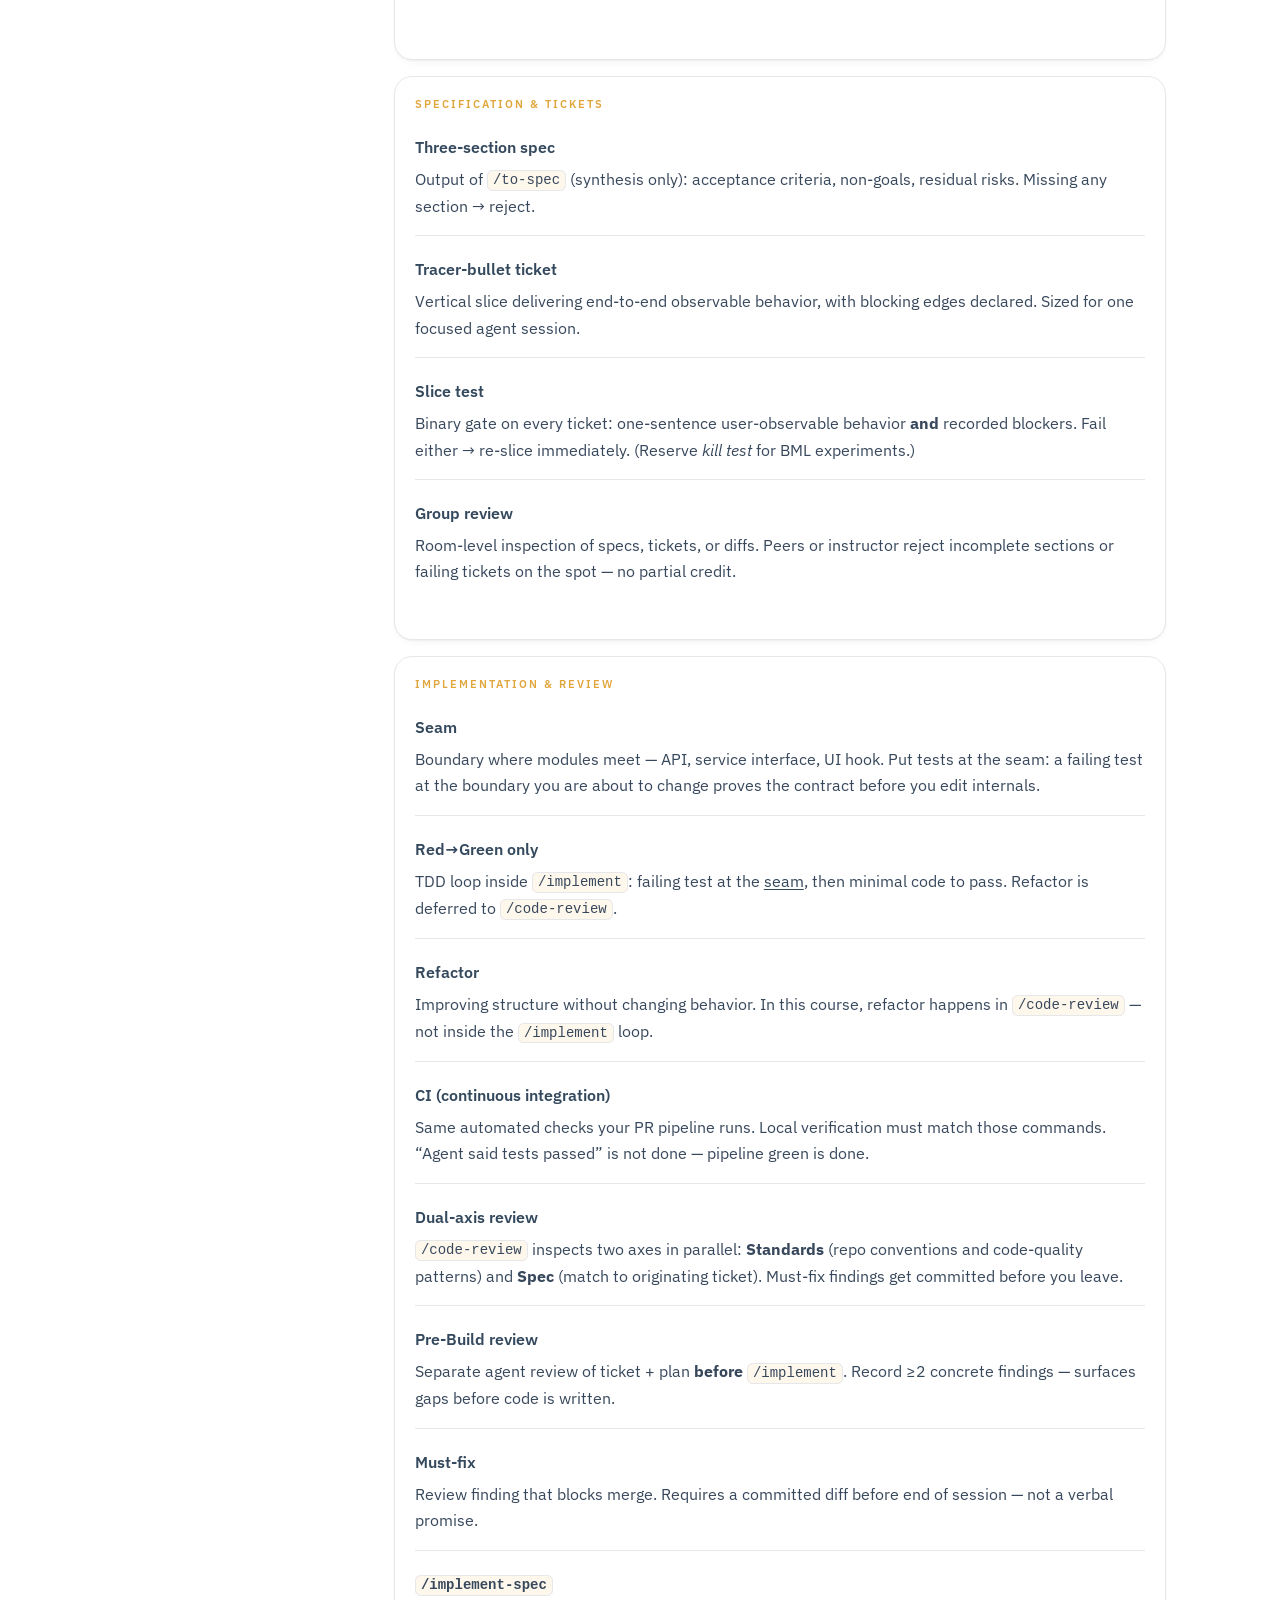
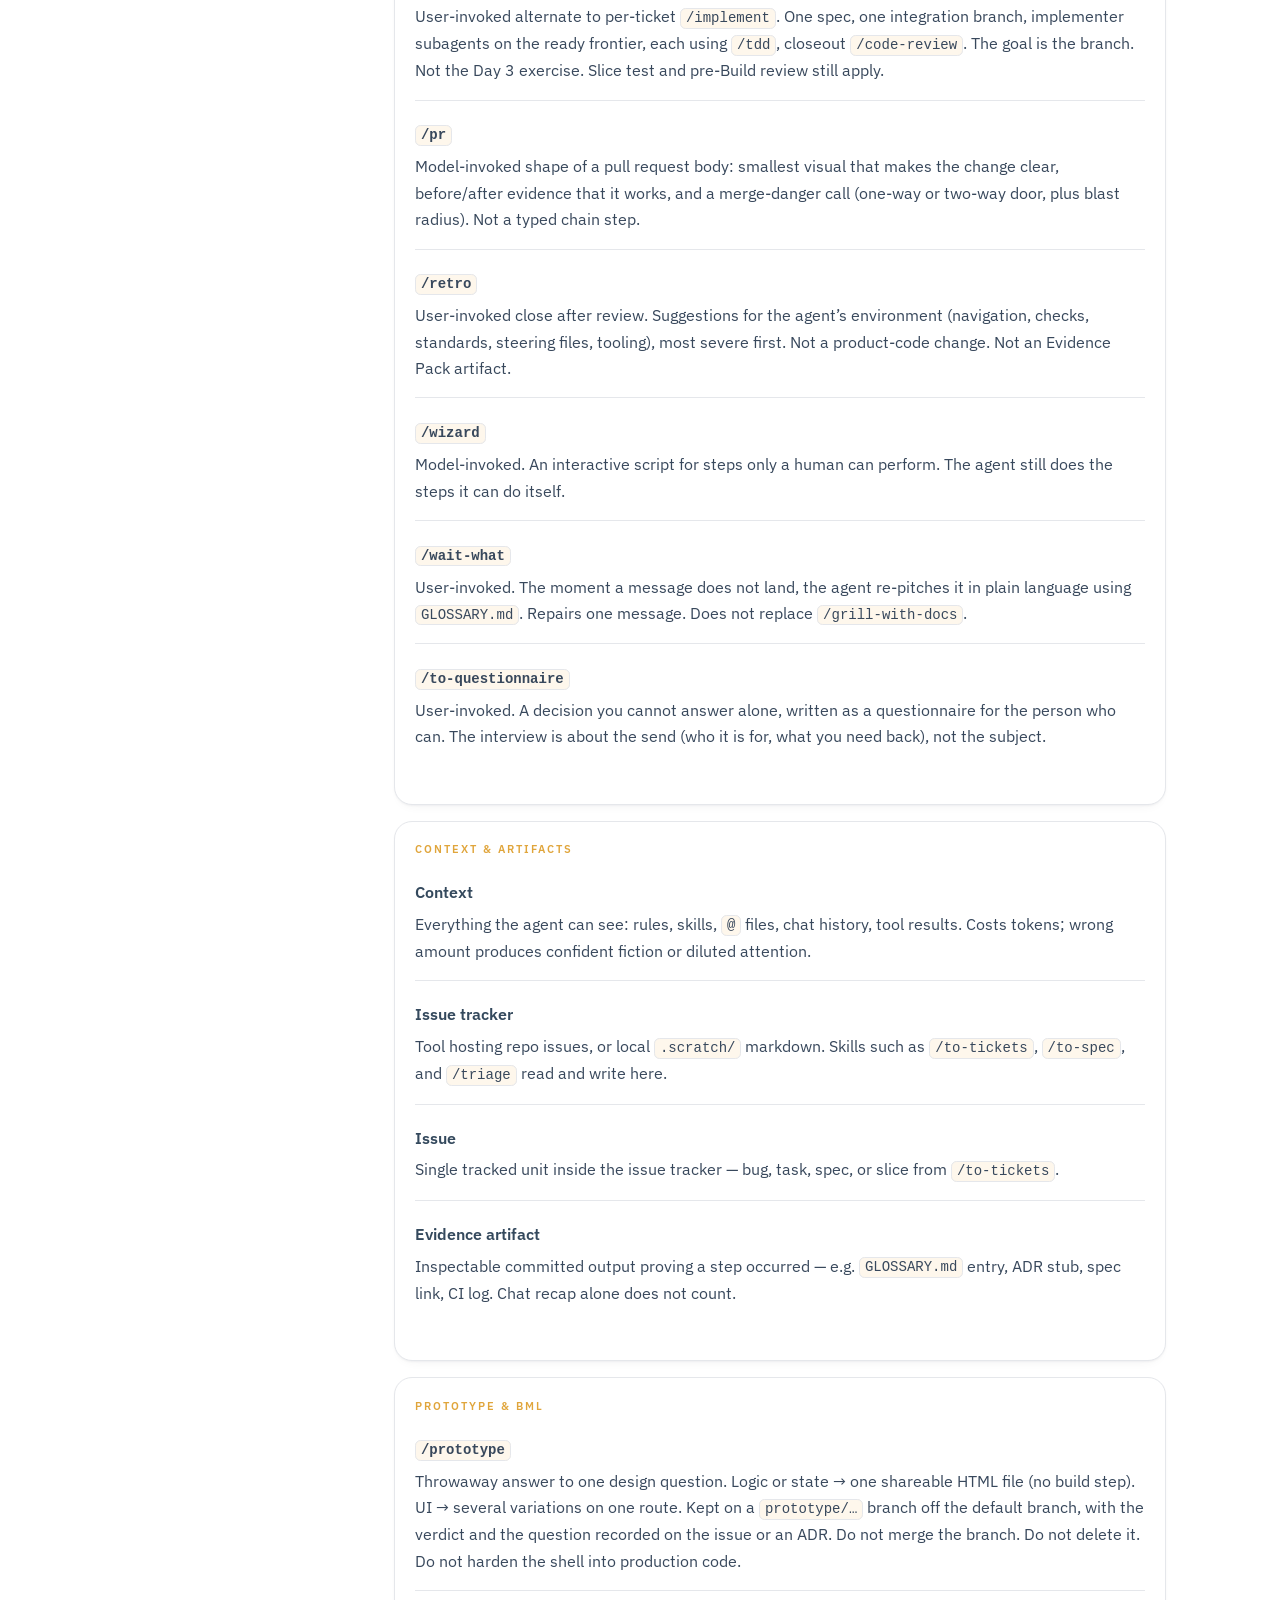
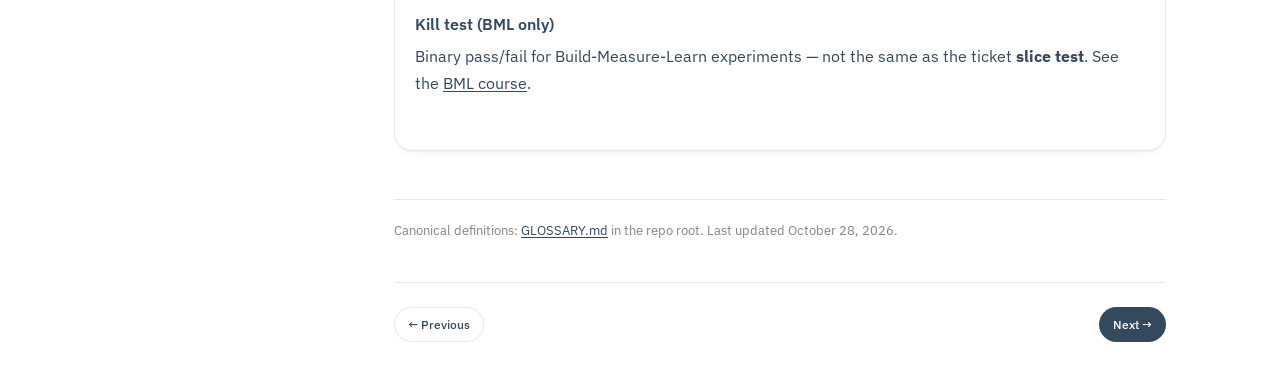
<file: docs/glossary.html>
<!DOCTYPE html>
<html lang="en">
<head>
  <meta charset="utf-8" />
  <meta name="viewport" content="width=device-width, initial-scale=1" />
  <title>Glossary | Cursor + Matt Skills</title>
  <meta name="description" content="Course glossary — domain language for the Cursor + Matt Pocock skills chain." />
  <link rel="icon" href="assets/favicon.ico" type="image/x-icon" />
  <link rel="preconnect" href="https://fonts.googleapis.com" />
  <link rel="preconnect" href="https://fonts.gstatic.com" crossorigin />
  <link href="https://fonts.googleapis.com/css2?family=IBM+Plex+Sans:wght@400;500;600;700&family=Libre+Baskerville:ital,wght@0,400;0,700;1,400&display=swap" rel="stylesheet" />
  <link rel="stylesheet" href="css/cursor-ai-dev.css" />
</head>
<body data-page="glossary" data-base="" data-file="glossary.html">
  <div class="overlay" id="navOverlay" aria-hidden="true"></div>
  <div class="app">
    <aside class="sidebar" id="sidebar" aria-label="Course navigation"></aside>
    <div class="main">
      <header class="topbar no-print">
        <button type="button" class="menu-btn" id="menuBtn" aria-label="Open navigation">☰</button>
        <div class="topbar-title">Glossary</div>
        <div class="topbar-actions">
          <button type="button" class="btn btn-ghost btn-sm" onclick="window.print()">Print</button>
        </div>
      </header>
      <main class="content" id="top">

        <section class="hero">
          <span class="status-chip">Domain language</span>
          <h1>Course <em>glossary</em></h1>
          <p class="hero-lede">Exact terms used across modules. Sourced from repo-root <code>GLOSSARY.md</code> and teaching vocabulary. Use these words consistently in artifacts and reviews. Skills pin: mattpocock/skills v1.3.x (verified 1.3.1 on October 28, 2026).</p>
        </section>

        <div class="section-card">
          <p class="eyebrow">Routing &amp; intake</p>
          <dl>
            <div class="glossary-term">
              <dt>Route before grill</dt>
              <dd>Before any grilling skill, write a one-sentence reason for the skill you will type. Foggy or multi-session work → <code>/wayfinder</code>. Scoped work with a codebase → <code>/grill-with-docs</code>. This is a <strong>routing decision</strong>, not the same as the <code>/triage</code> tracker skill.</dd>
            </div>
            <div class="glossary-term">
              <dt><code>/triage</code> (tracker skill)</dt>
              <dd>User-invoked skill that moves existing issues through the label state machine defined at setup. Use when issues need role movement in the tracker — not as a substitute for route-before-grill on new work.</dd>
            </div>
            <div class="glossary-term" id="at-files">
              <dt><code>@</code> files</dt>
              <dd>Files and folders you attach in Cursor so the agent can read them. Part of context — not optional decoration. Wrong attach list → confident fiction; kitchen-sink attach → diluted attention. See <a href="#properly-primed">properly primed</a>.</dd>
            </div>
            <div class="glossary-term" id="weak-context">
              <dt>Foggy / weak-context</dt>
              <dd>Backlog item is underspecified, spans more than one session, or you cannot name the correct <code>@</code> files yet. Route to <code>/wayfinder</code> first — do not force a single-session grill.</dd>
            </div>
            <div class="glossary-term" id="properly-primed">
              <dt>Properly primed</dt>
              <dd>You attached the minimal correct <code>@</code> files and folders before invoking a skill. The agent has the right code and docs in context — not an empty attach list, not a kitchen-sink dump.</dd>
            </div>
          </dl>
        </div>

        <div class="section-card">
          <p class="eyebrow">Skills taxonomy</p>
          <dl>
            <div class="glossary-term">
              <dt>User-invoked skill</dt>
              <dd>Typed by the human. Model invocation disabled. Orchestrators — e.g. <code>/implement</code>, <code>/to-spec</code>, <code>/wayfinder</code>.</dd>
            </div>
            <div class="glossary-term">
              <dt>Model-invoked skill</dt>
              <dd>Reached by the agent or an orchestrator. Never a typed primary flow step — e.g. <code>/code-review</code> (auto from <code>/implement</code>), <code>/tdd</code>, <code>/domain-modeling</code>.</dd>
            </div>
            <div class="glossary-term" id="grilling-engine">
              <dt>Grilling engine</dt>
              <dd>The interview discipline behind grilling skills — not a single typed skill. It runs Context Engineering, Assumption Destruction, and Stress Testing (the <strong>Three Pillars</strong>). Grilling without all three is theater.</dd>
            </div>
            <div class="glossary-term">
              <dt>Three Pillars</dt>
              <dd>Properties of the <a href="#grilling-engine">grilling engine</a>: Context Engineering, Assumption Destruction, Stress Testing. Not exclusive to one skill.</dd>
            </div>
          </dl>
        </div>

        <div class="section-card">
          <p class="eyebrow">Specification &amp; tickets</p>
          <dl>
            <div class="glossary-term">
              <dt>Three-section spec</dt>
              <dd>Output of <code>/to-spec</code> (synthesis only): acceptance criteria, non-goals, residual risks. Missing any section → reject.</dd>
            </div>
            <div class="glossary-term">
              <dt>Tracer-bullet ticket</dt>
              <dd>Vertical slice delivering end-to-end observable behavior, with blocking edges declared. Sized for one focused agent session.</dd>
            </div>
            <div class="glossary-term">
              <dt>Slice test</dt>
              <dd>Binary gate on every ticket: one-sentence user-observable behavior <strong>and</strong> recorded blockers. Fail either → re-slice immediately. (Reserve <em>kill test</em> for BML experiments.)</dd>
            </div>
            <div class="glossary-term">
              <dt>Group review</dt>
              <dd>Room-level inspection of specs, tickets, or diffs. Peers or instructor reject incomplete sections or failing tickets on the spot — no partial credit.</dd>
            </div>
          </dl>
        </div>

        <div class="section-card">
          <p class="eyebrow">Implementation &amp; review</p>
          <dl>
            <div class="glossary-term" id="seam">
              <dt>Seam</dt>
              <dd>Boundary where modules meet — API, service interface, UI hook. Put tests at the seam: a failing test at the boundary you are about to change proves the contract before you edit internals.</dd>
            </div>
            <div class="glossary-term">
              <dt>Red→Green only</dt>
              <dd>TDD loop inside <code>/implement</code>: failing test at the <a href="#seam">seam</a>, then minimal code to pass. Refactor is deferred to <code>/code-review</code>.</dd>
            </div>
            <div class="glossary-term">
              <dt>Refactor</dt>
              <dd>Improving structure without changing behavior. In this course, refactor happens in <code>/code-review</code> — not inside the <code>/implement</code> loop.</dd>
            </div>
            <div class="glossary-term">
              <dt>CI (continuous integration)</dt>
              <dd>Same automated checks your PR pipeline runs. Local verification must match those commands. “Agent said tests passed” is not done — pipeline green is done.</dd>
            </div>
            <div class="glossary-term">
              <dt>Dual-axis review</dt>
              <dd><code>/code-review</code> inspects two axes in parallel: <strong>Standards</strong> (repo conventions and code-quality patterns) and <strong>Spec</strong> (match to originating ticket). Must-fix findings get committed before you leave.</dd>
            </div>
            <div class="glossary-term">
              <dt>Pre-Build review</dt>
              <dd>Separate agent review of ticket + plan <strong>before</strong> <code>/implement</code>. Record ≥2 concrete findings — surfaces gaps before code is written.</dd>
            </div>
            <div class="glossary-term">
              <dt>Must-fix</dt>
              <dd>Review finding that blocks merge. Requires a committed diff before end of session — not a verbal promise.</dd>
            </div>
            <div class="glossary-term">
              <dt><code>/implement-spec</code></dt>
              <dd>User-invoked alternate to per-ticket <code>/implement</code>. One spec, one integration branch, implementer subagents on the ready frontier, each using <code>/tdd</code>, closeout <code>/code-review</code>. The goal is the branch. Not the Day 3 exercise. Slice test and pre-Build review still apply.</dd>
            </div>
            <div class="glossary-term">
              <dt><code>/pr</code></dt>
              <dd>Model-invoked shape of a pull request body: smallest visual that makes the change clear, before/after evidence that it works, and a merge-danger call (one-way or two-way door, plus blast radius). Not a typed chain step.</dd>
            </div>
            <div class="glossary-term">
              <dt><code>/retro</code></dt>
              <dd>User-invoked close after review. Suggestions for the agent’s environment (navigation, checks, standards, steering files, tooling), most severe first. Not a product-code change. Not an Evidence Pack artifact.</dd>
            </div>
            <div class="glossary-term">
              <dt><code>/wizard</code></dt>
              <dd>Model-invoked. An interactive script for steps only a human can perform. The agent still does the steps it can do itself.</dd>
            </div>
            <div class="glossary-term">
              <dt><code>/wait-what</code></dt>
              <dd>User-invoked. The moment a message does not land, the agent re-pitches it in plain language using <code>GLOSSARY.md</code>. Repairs one message. Does not replace <code>/grill-with-docs</code>.</dd>
            </div>
            <div class="glossary-term">
              <dt><code>/to-questionnaire</code></dt>
              <dd>User-invoked. A decision you cannot answer alone, written as a questionnaire for the person who can. The interview is about the send (who it is for, what you need back), not the subject.</dd>
            </div>
          </dl>
        </div>

        <div class="section-card">
          <p class="eyebrow">Context &amp; artifacts</p>
          <dl>
            <div class="glossary-term">
              <dt>Context</dt>
              <dd>Everything the agent can see: rules, skills, <code>@</code> files, chat history, tool results. Costs tokens; wrong amount produces confident fiction or diluted attention.</dd>
            </div>
            <div class="glossary-term">
              <dt>Issue tracker</dt>
              <dd>Tool hosting repo issues, or local <code>.scratch/</code> markdown. Skills such as <code>/to-tickets</code>, <code>/to-spec</code>, and <code>/triage</code> read and write here.</dd>
            </div>
            <div class="glossary-term">
              <dt>Issue</dt>
              <dd>Single tracked unit inside the issue tracker — bug, task, spec, or slice from <code>/to-tickets</code>.</dd>
            </div>
            <div class="glossary-term">
              <dt>Evidence artifact</dt>
              <dd>Inspectable committed output proving a step occurred — e.g. <code>GLOSSARY.md</code> entry, ADR stub, spec link, CI log. Chat recap alone does not count.</dd>
            </div>
          </dl>
        </div>

        <div class="section-card">
          <p class="eyebrow">Prototype &amp; BML</p>
          <dl>
            <div class="glossary-term">
              <dt><code>/prototype</code></dt>
              <dd>Throwaway answer to one design question. Logic or state → one shareable HTML file (no build step). UI → several variations on one route. Kept on a <code>prototype/…</code> branch off the default branch, with the verdict and the question recorded on the issue or an ADR. Do not merge the branch. Do not delete it. Do not harden the shell into production code.</dd>
            </div>
            <div class="glossary-term">
              <dt>Kill test (BML only)</dt>
              <dd>Binary pass/fail for Build-Measure-Learn experiments — not the same as the ticket <strong>slice test</strong>. See the <a href="https://practical-office.github.io/bml-onboarding/">BML course</a>.</dd>
            </div>
          </dl>
        </div>

        <p class="footer-note">Canonical definitions: <a href="https://github.com/Practical-Office/Cursor-AI-dev/blob/main/GLOSSARY.md" target="_blank" rel="noopener noreferrer">GLOSSARY.md</a> in the repo root. Last updated October 28, 2026.</p>

        <div class="page-nav no-print" id="pageNav"></div>
      </main>
    </div>
  </div>
  <script src="js/cursor-ai-dev.js"></script>
</body>
</html>
</file>
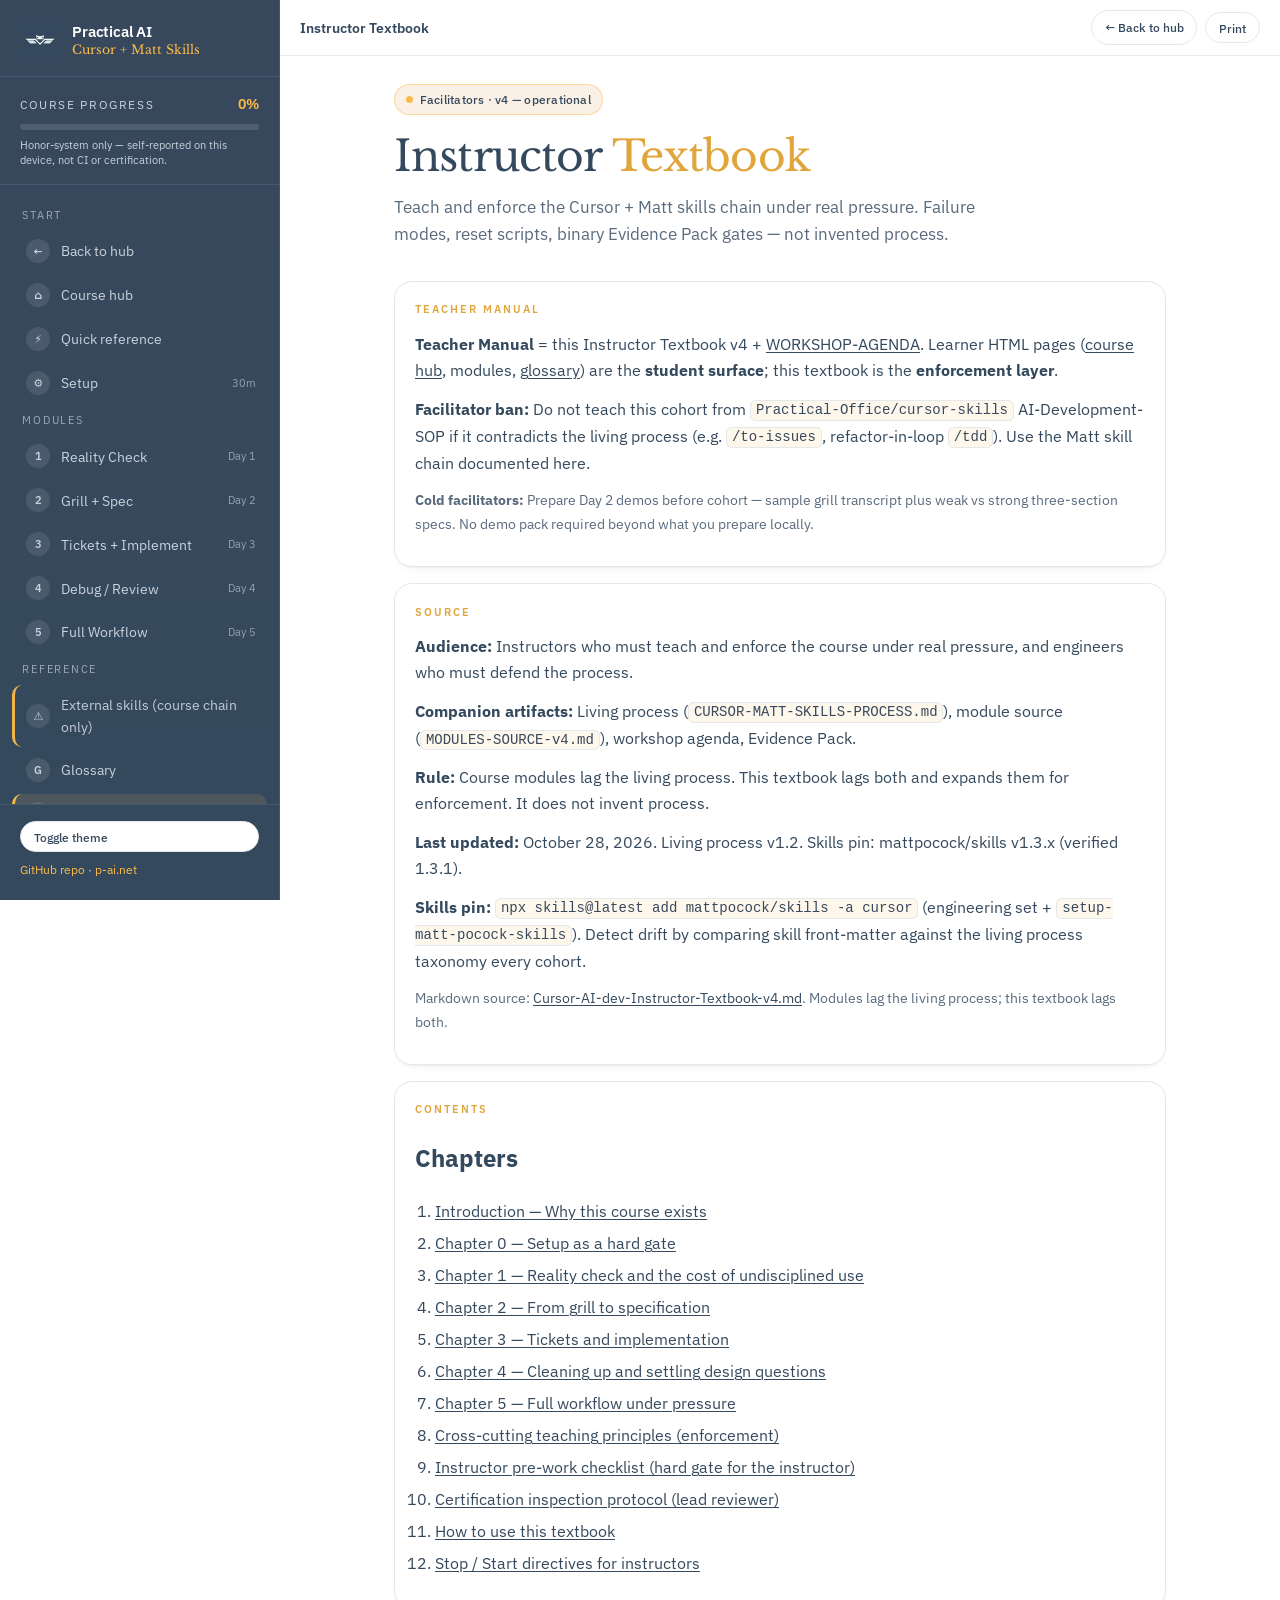
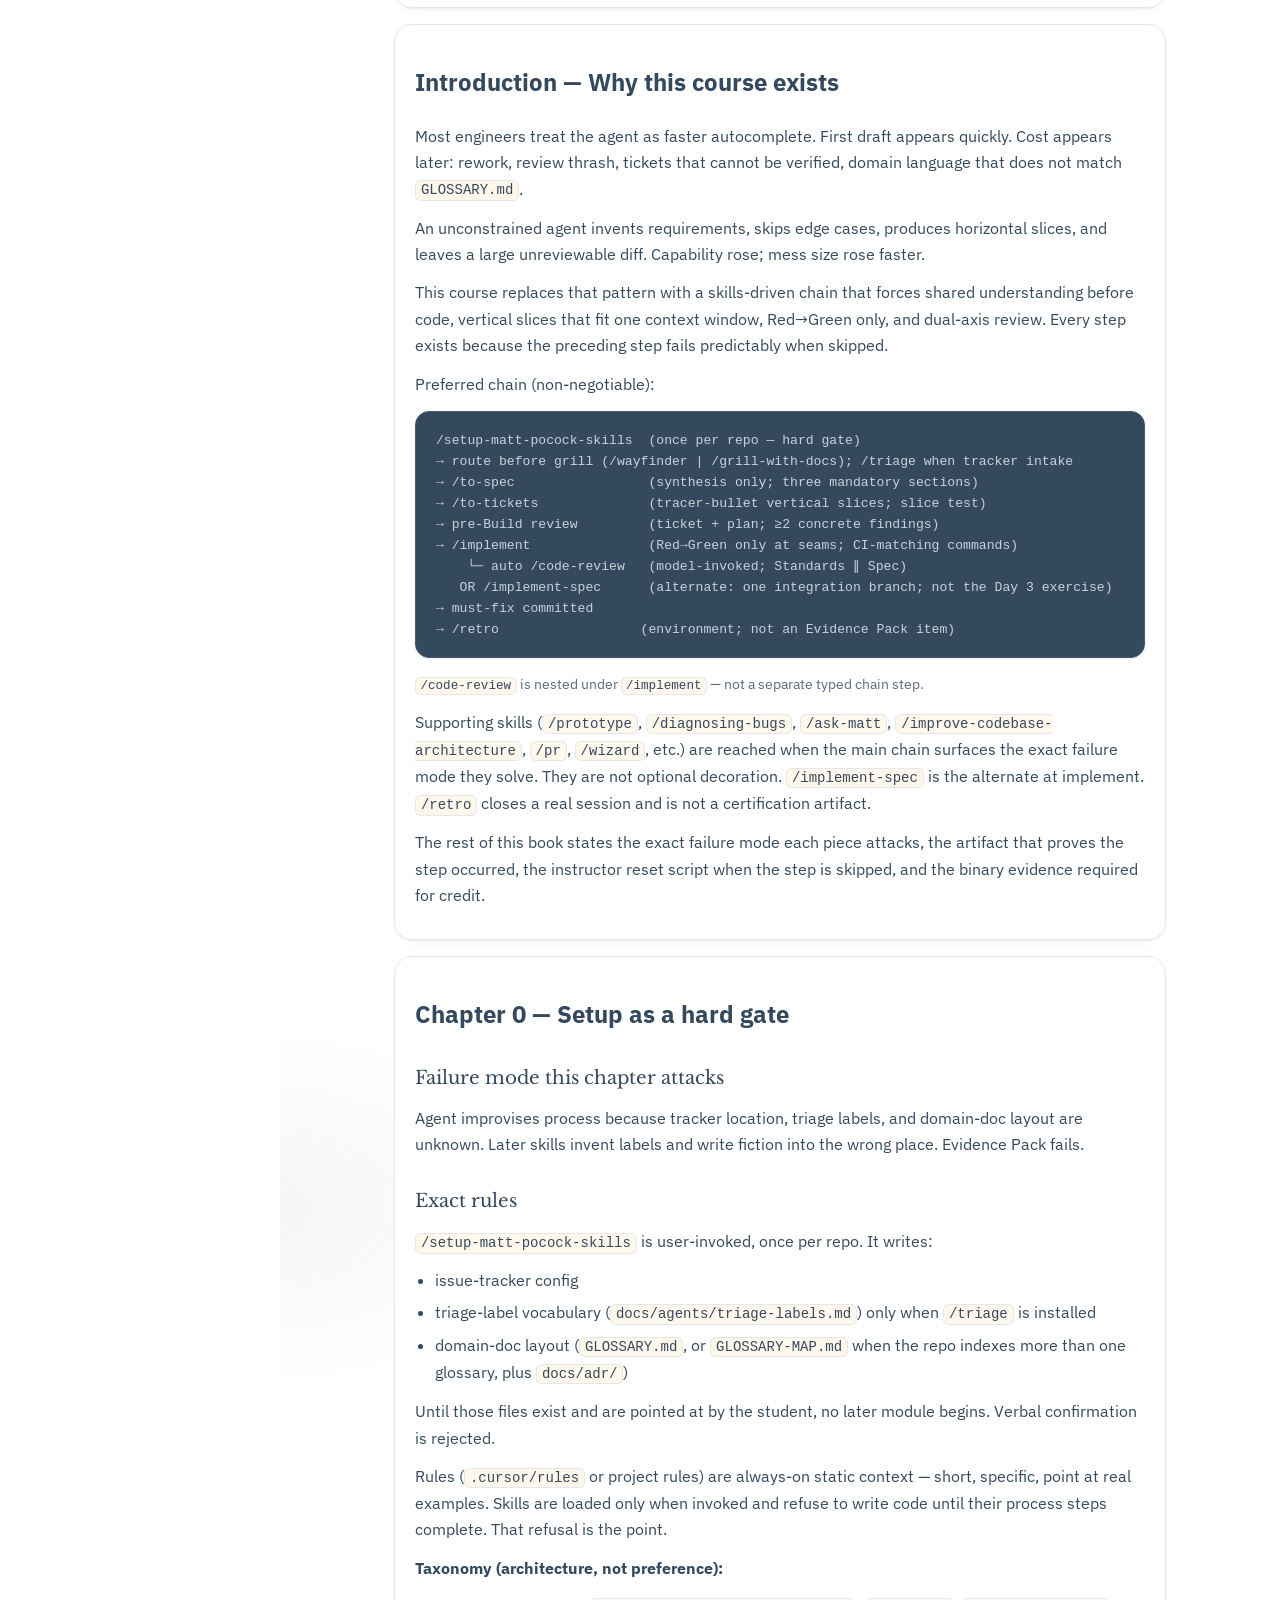
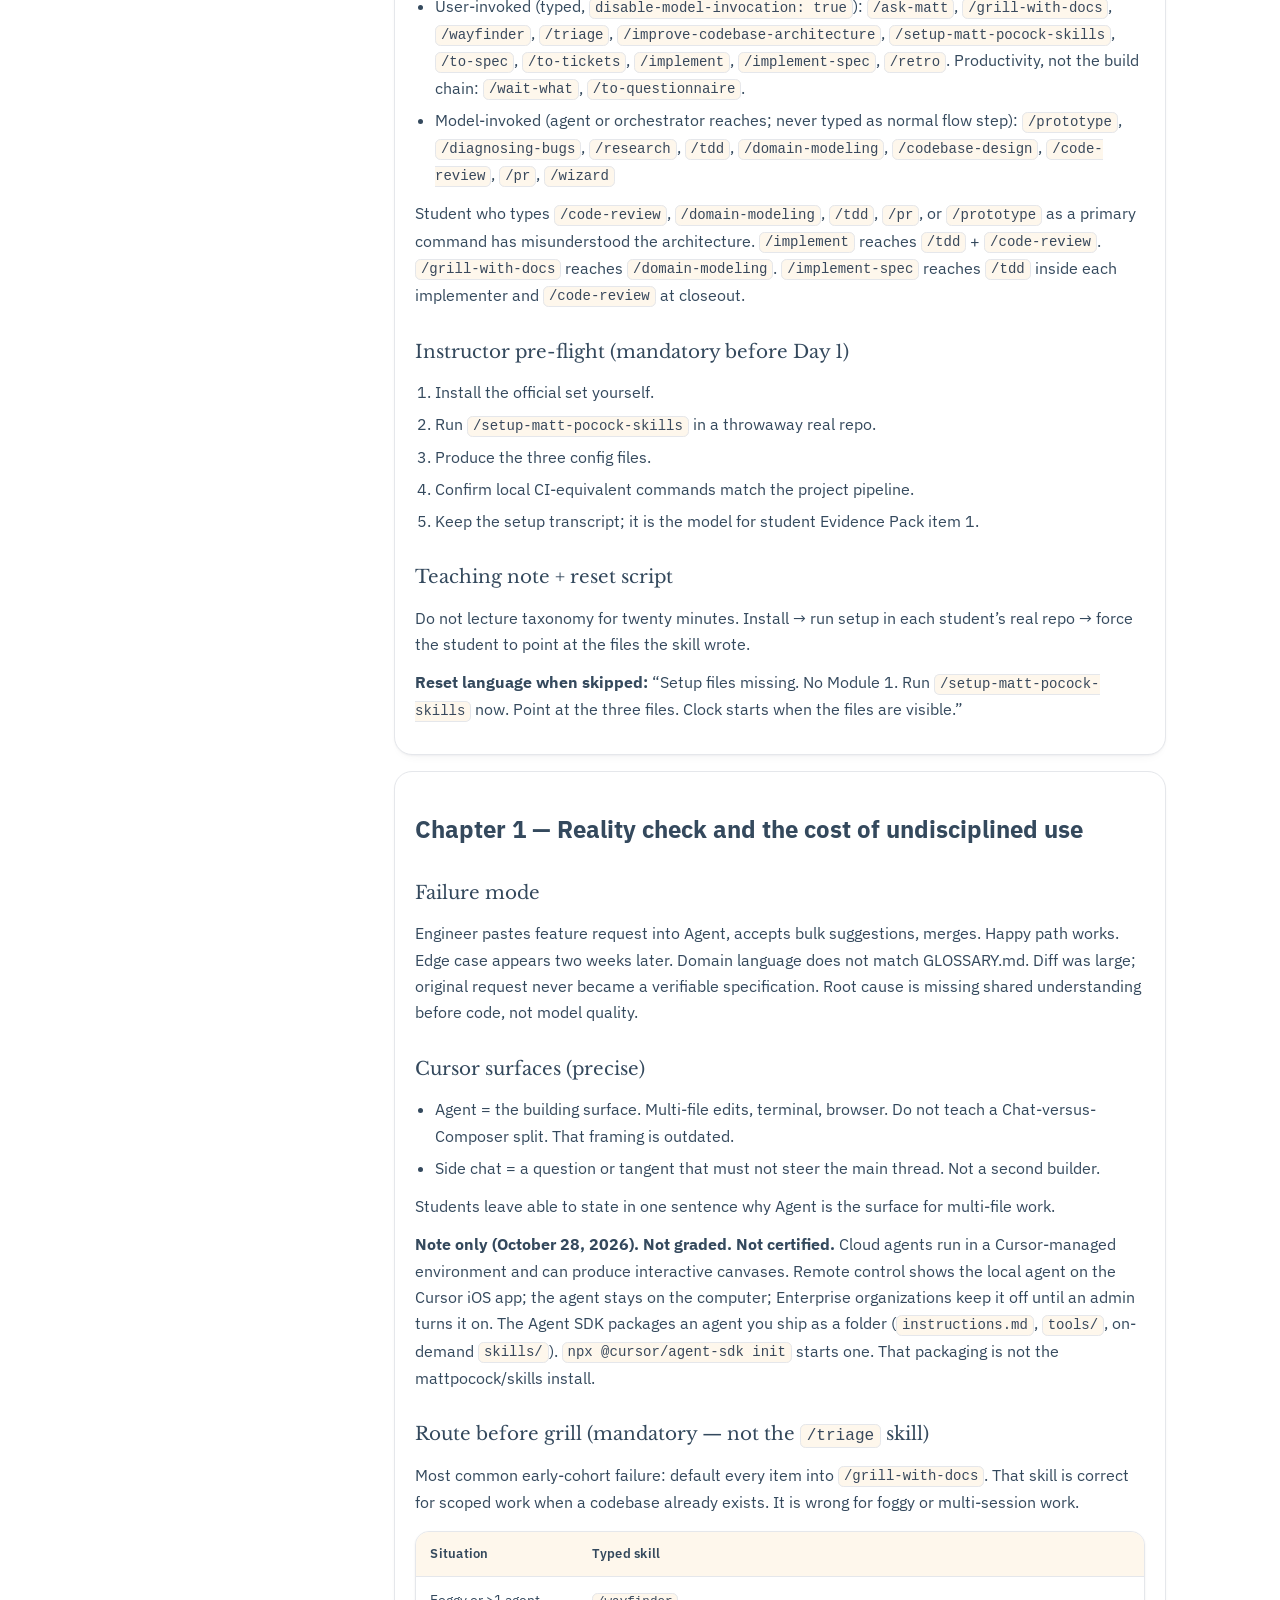
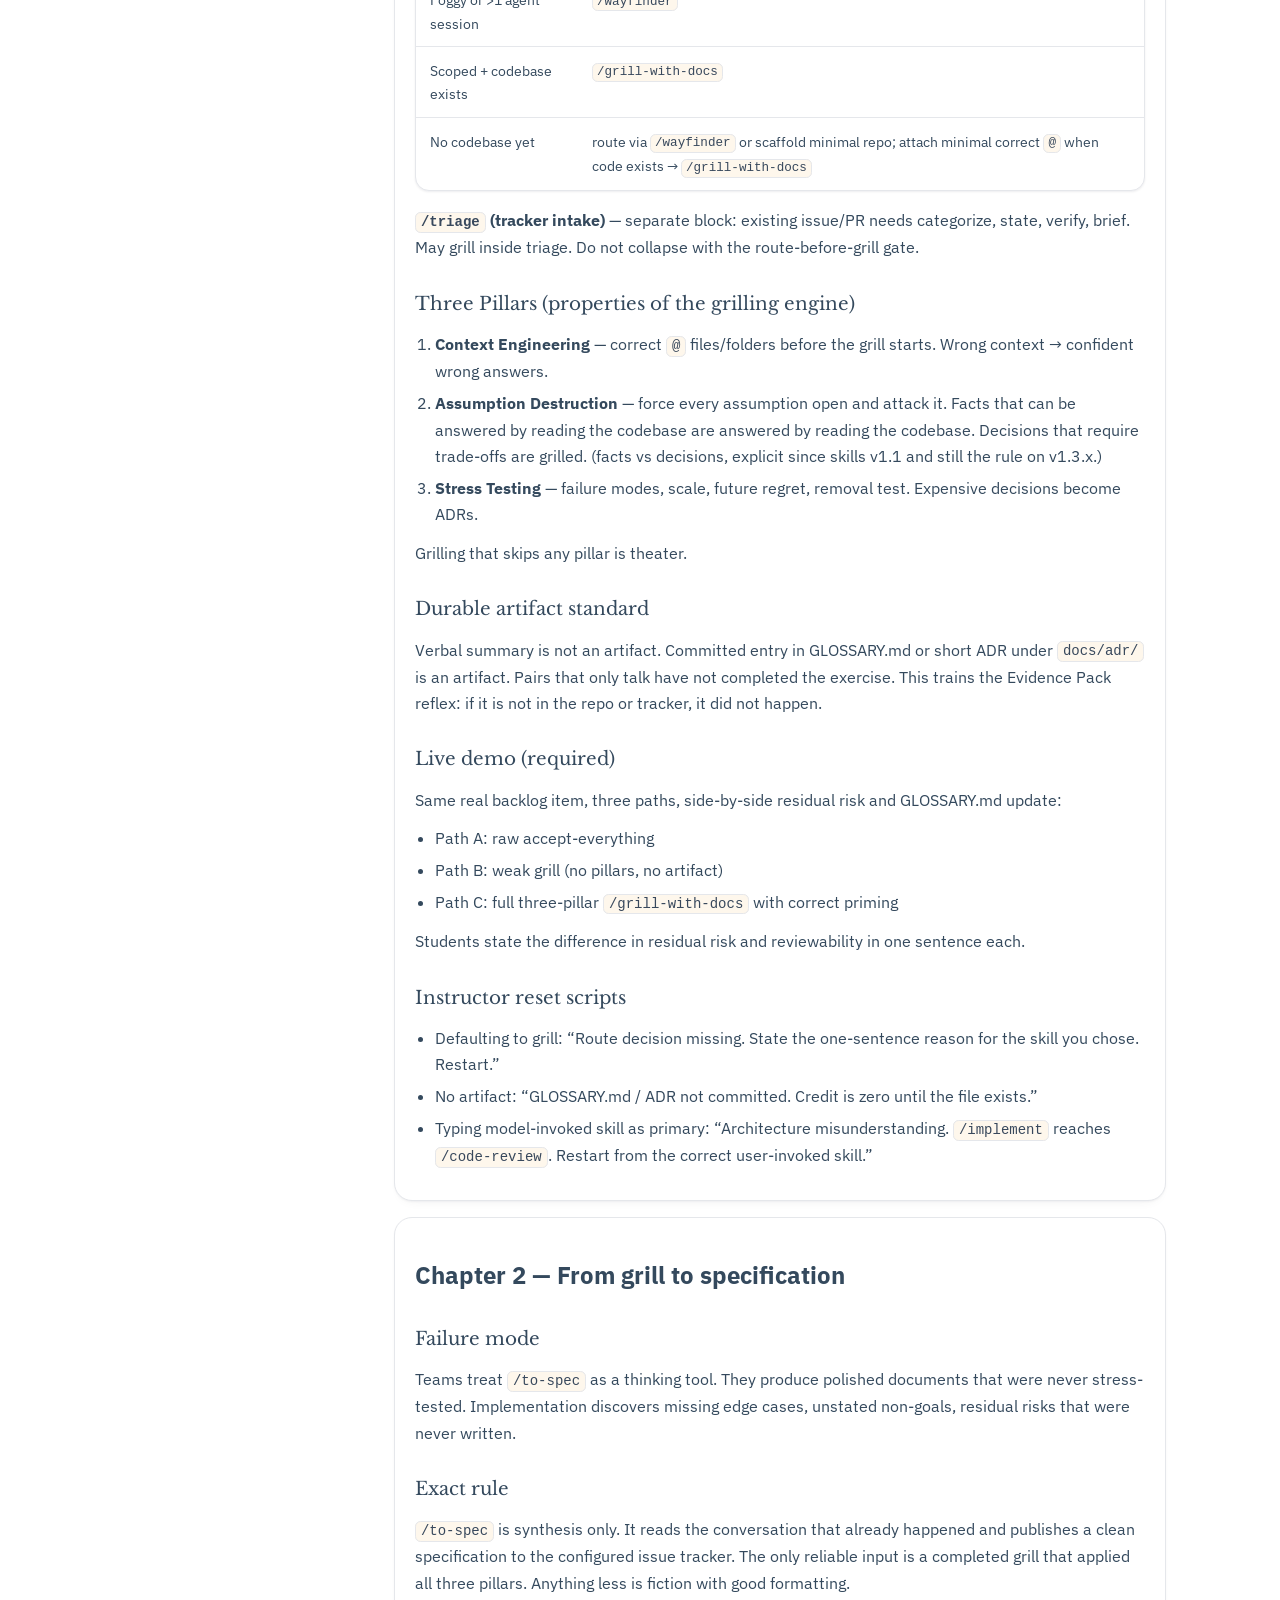
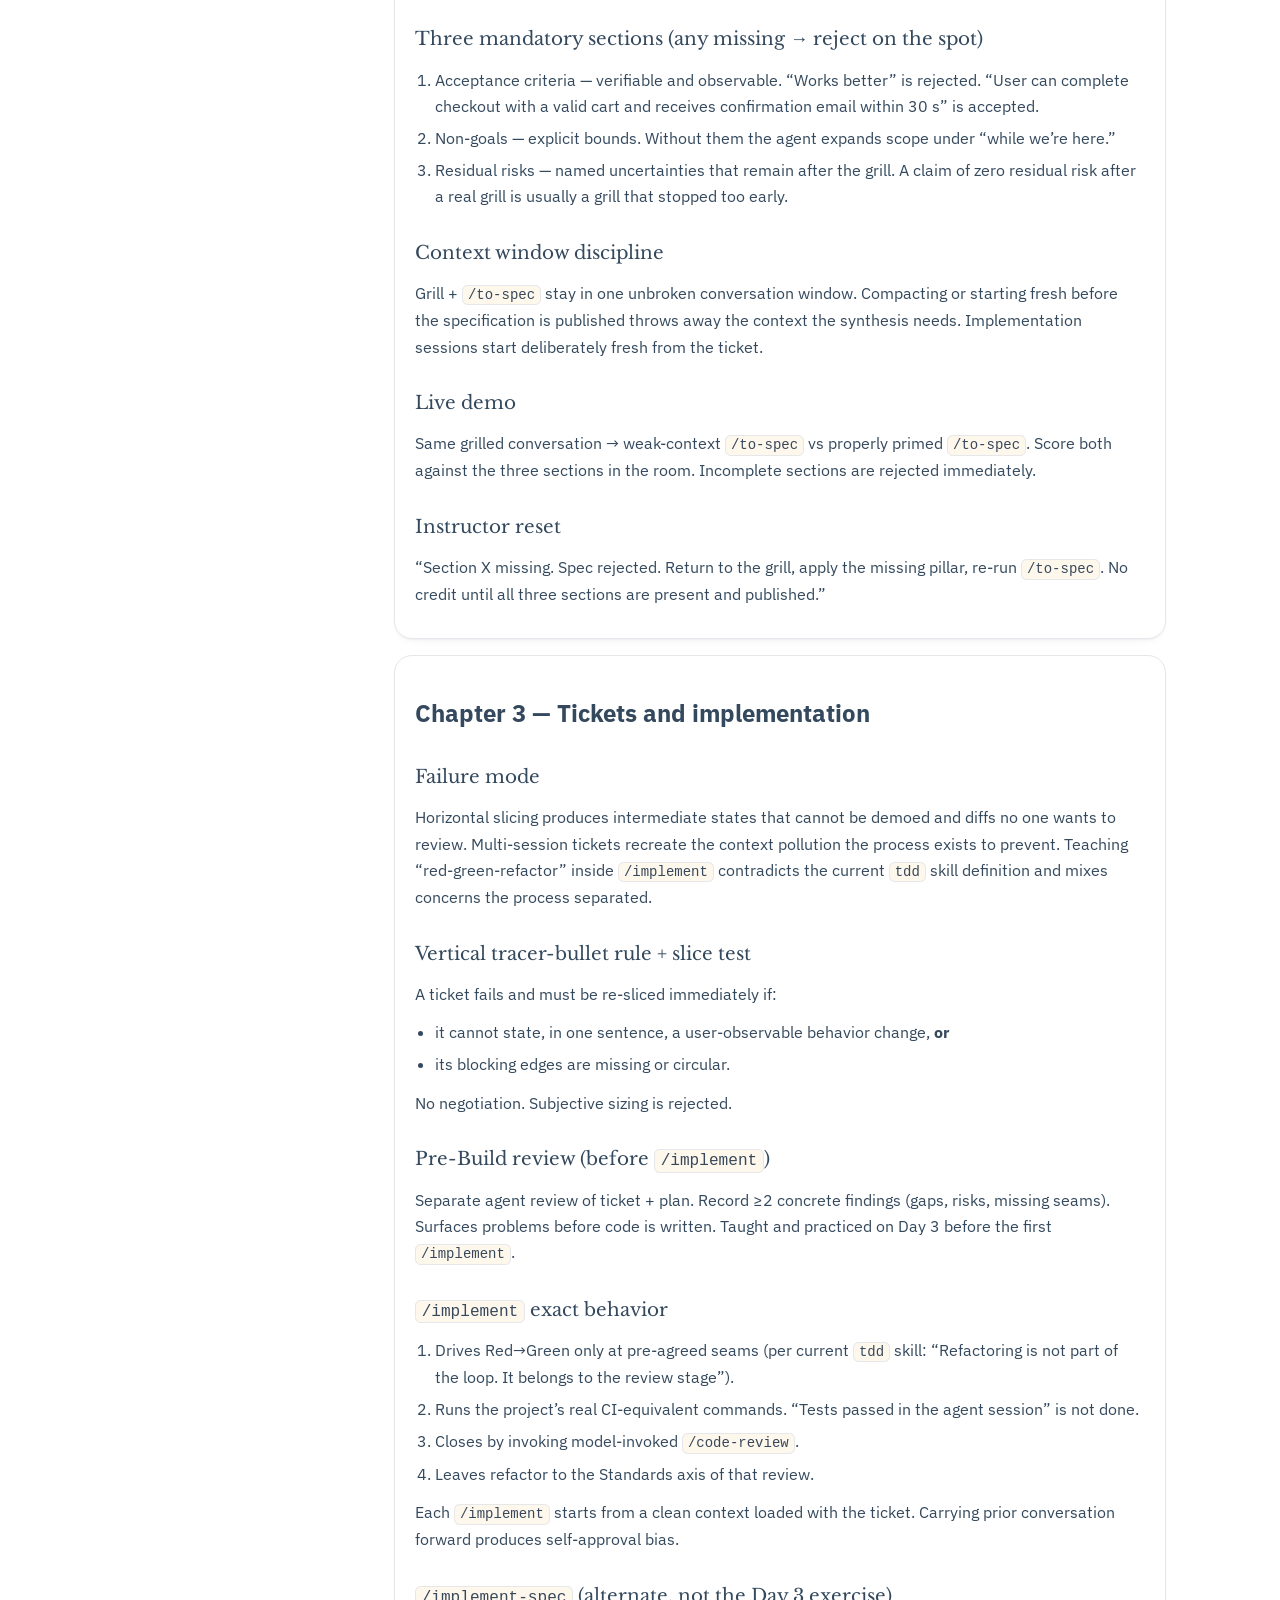
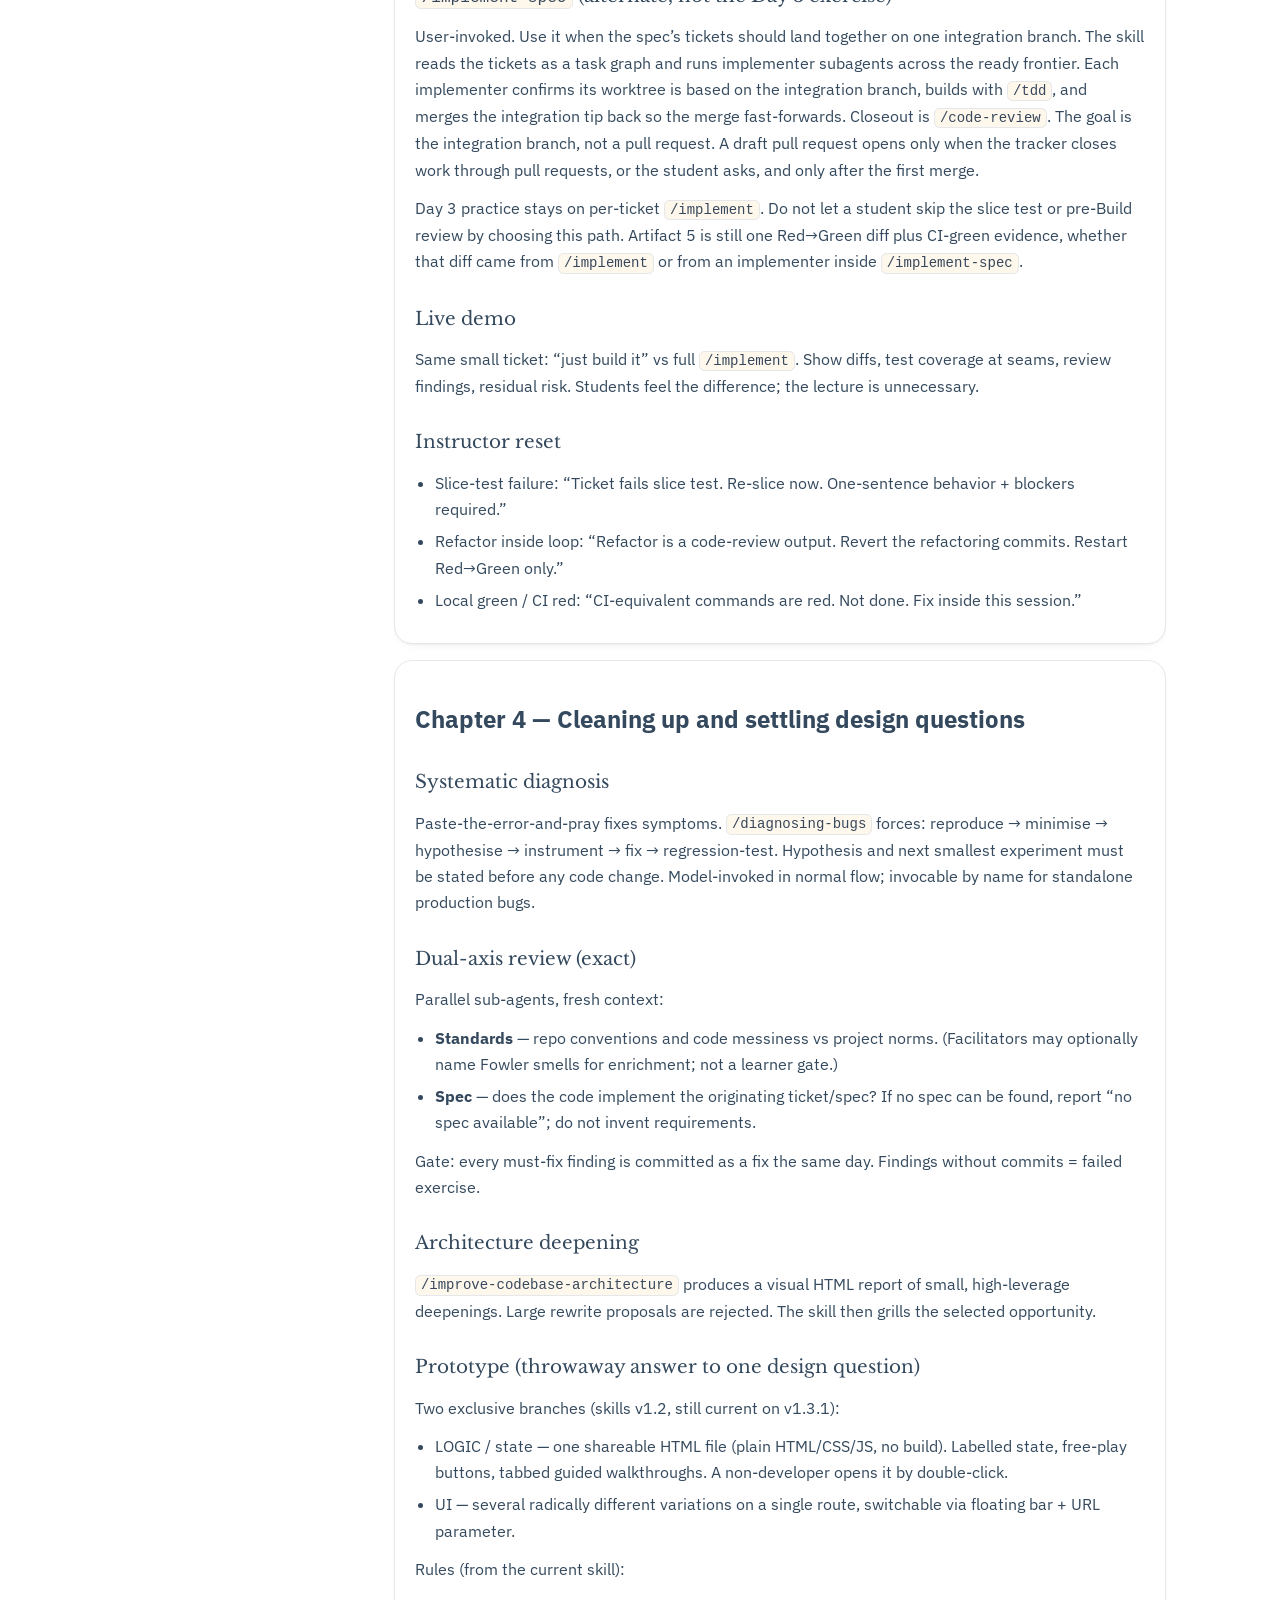
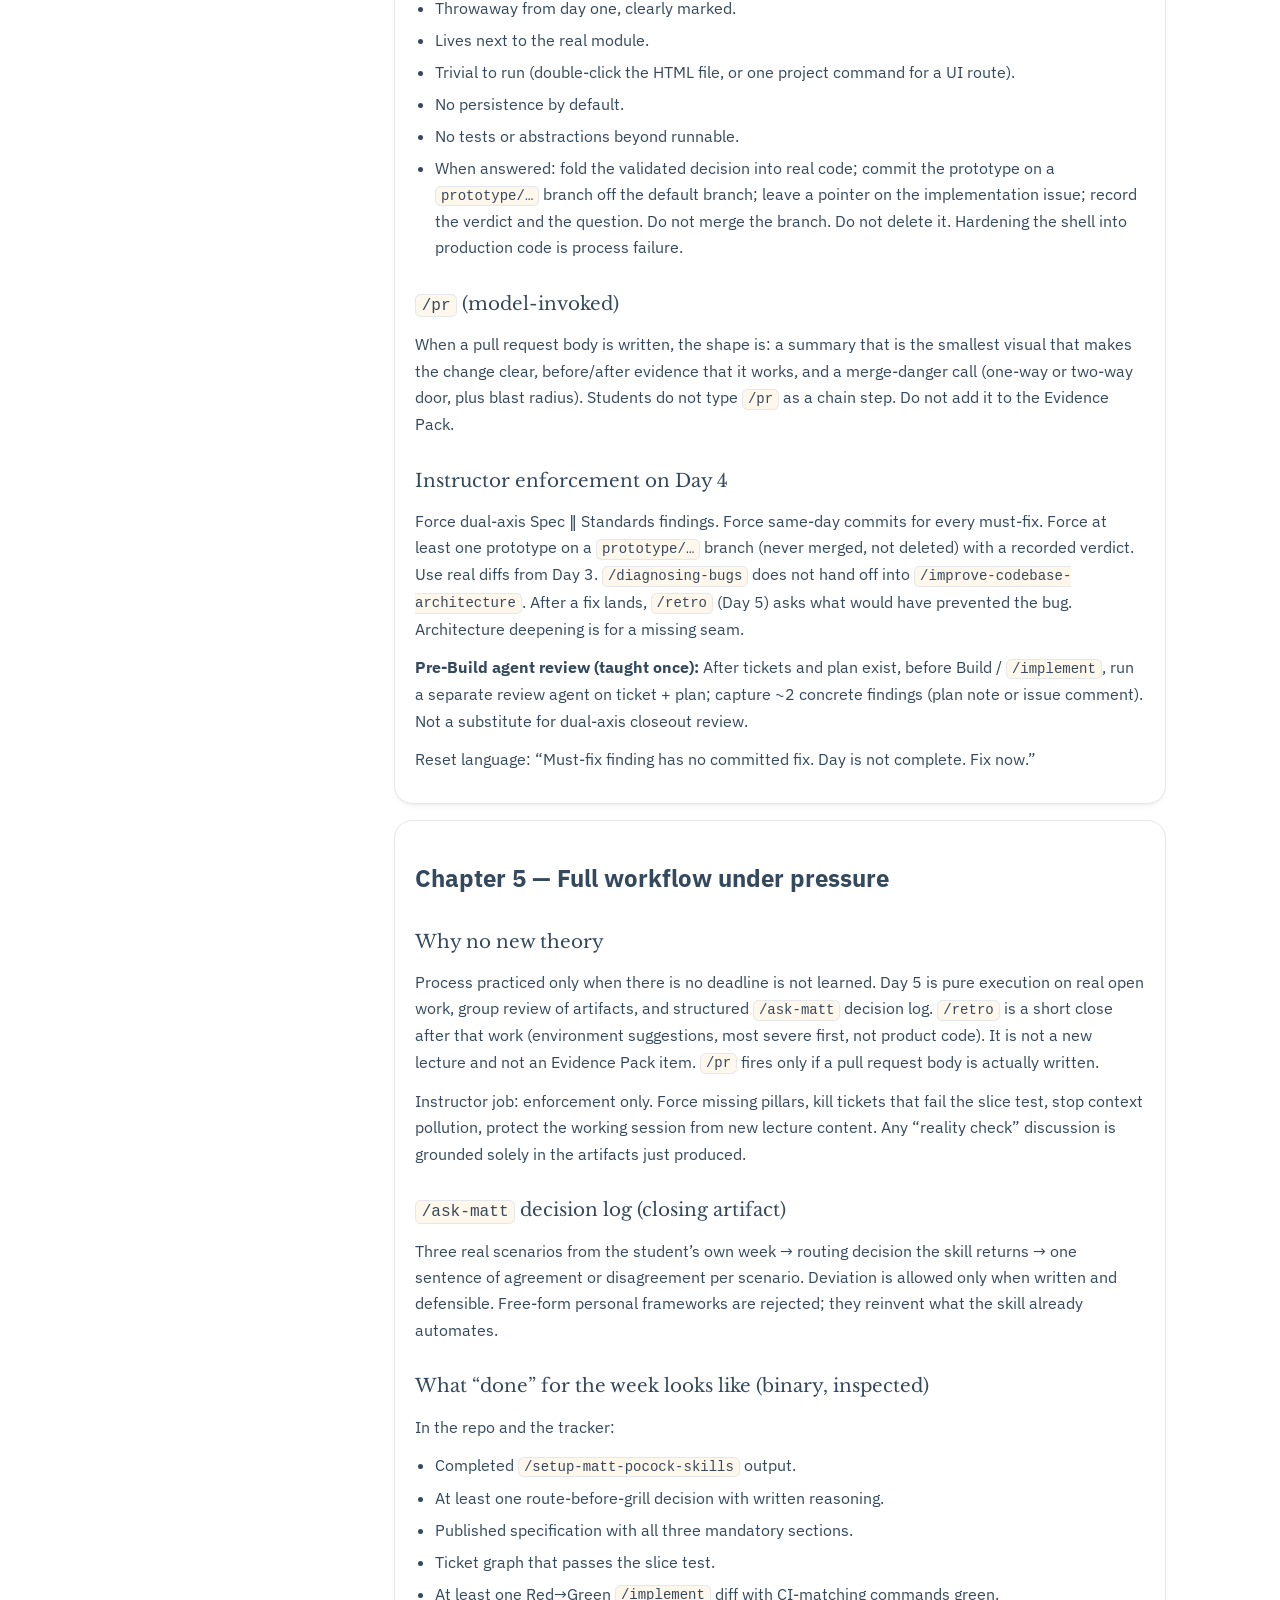
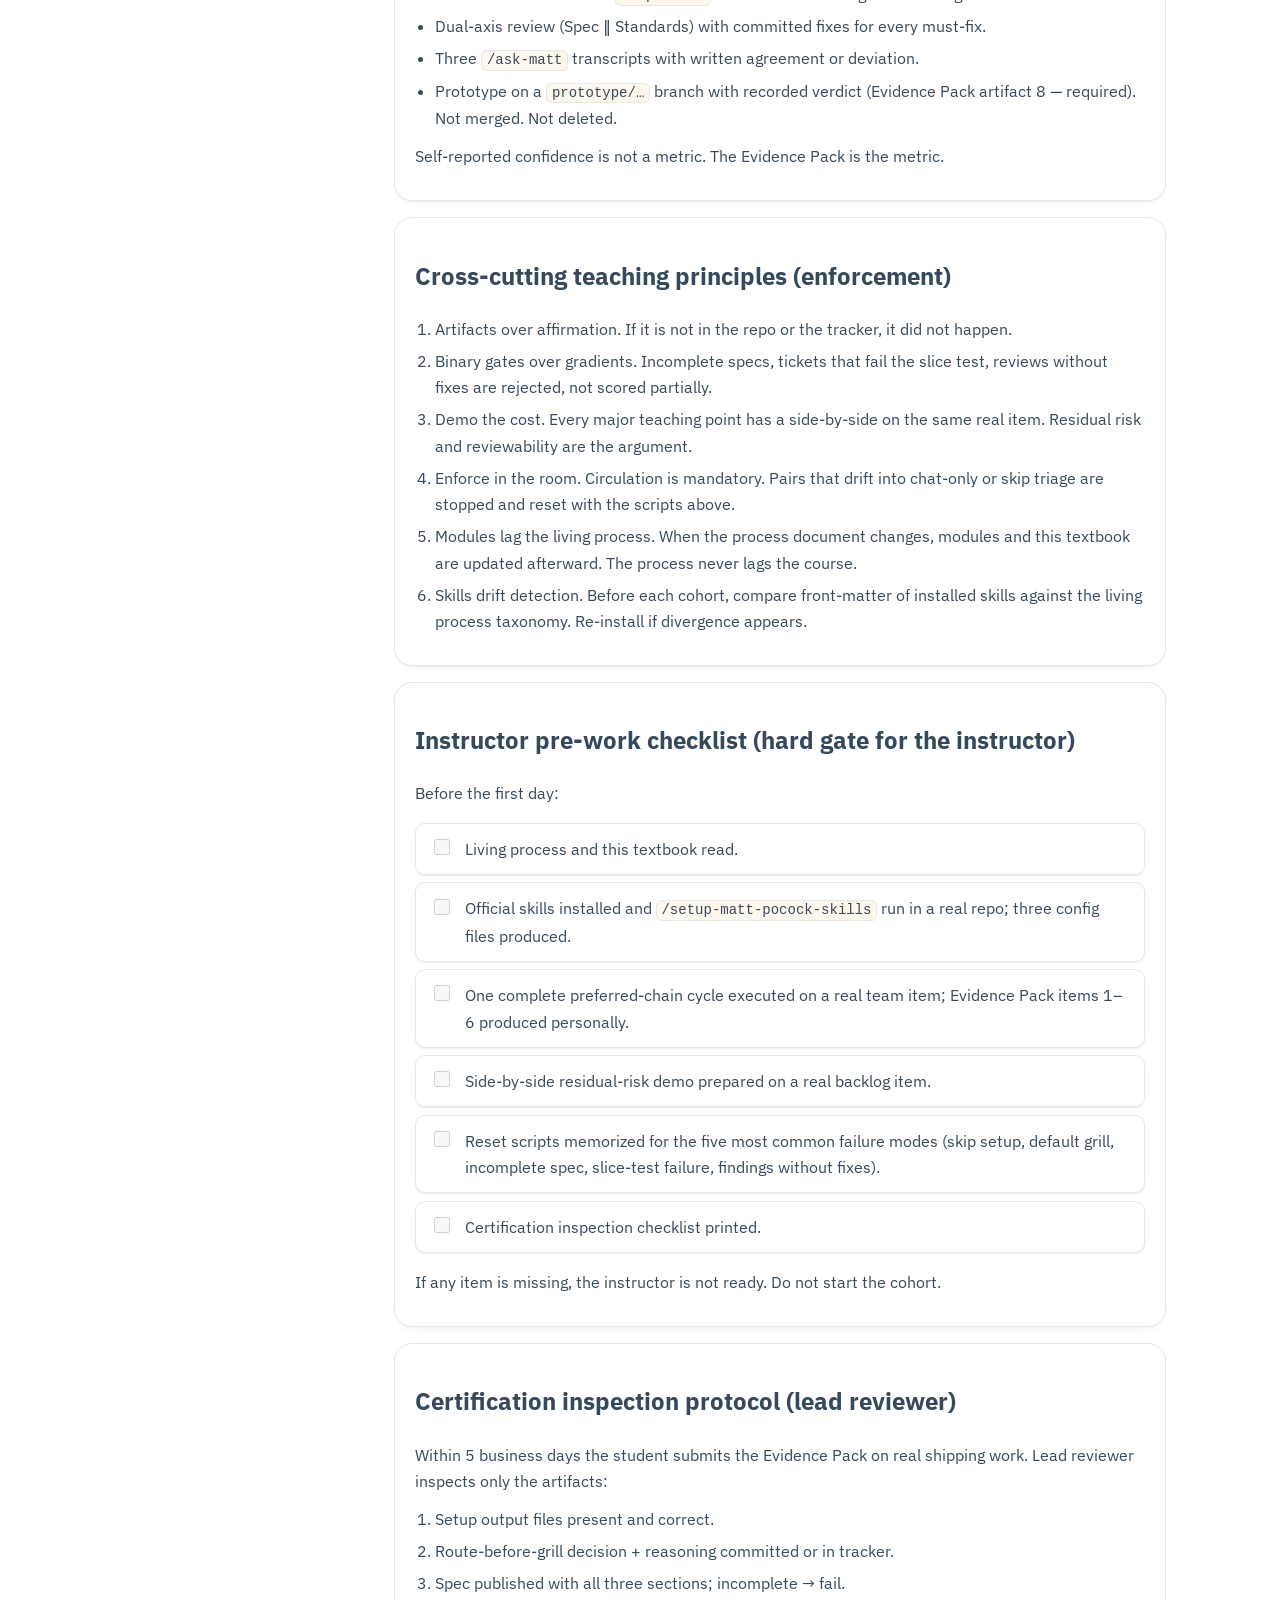
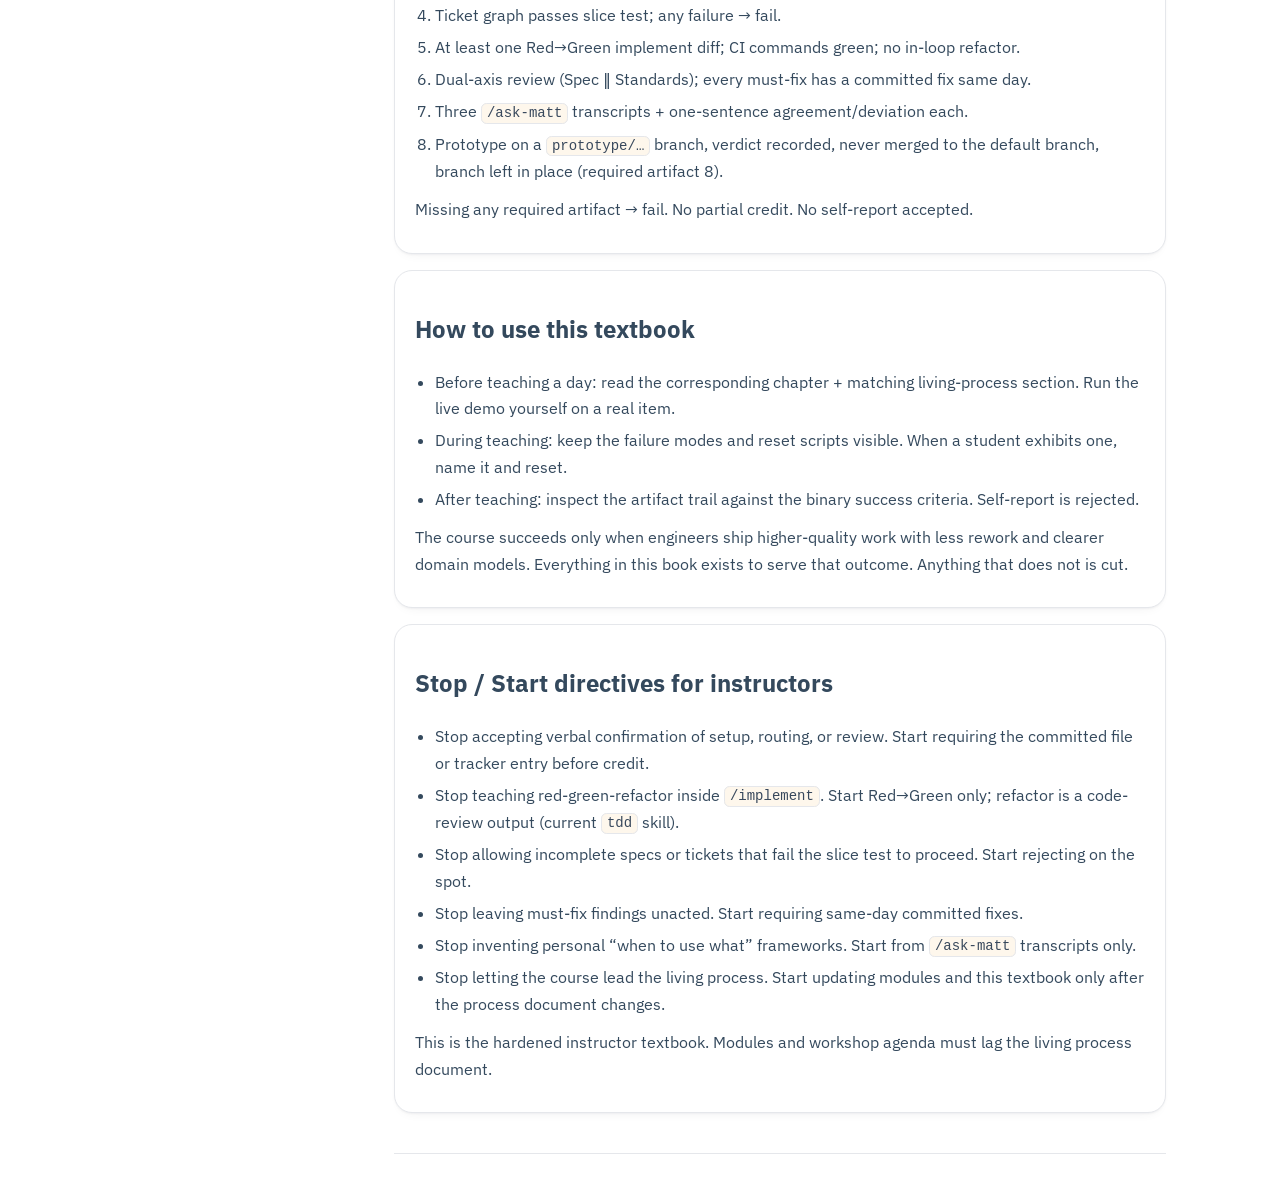
<file: docs/instructor-textbook.html>
<!DOCTYPE html>
<html lang="en">
<head>
  <meta charset="utf-8" />
  <meta name="viewport" content="width=device-width, initial-scale=1" />
  <title>Instructor Textbook (v4) | Cursor + Matt Skills</title>
  <meta name="description" content="Operational instructor textbook for the Cursor + Matt Pocock Skills course — failure modes, reset scripts, Evidence Pack gates." />
  <link rel="icon" href="assets/favicon.ico" type="image/x-icon" />
  <link rel="preconnect" href="https://fonts.googleapis.com" />
  <link rel="preconnect" href="https://fonts.gstatic.com" crossorigin />
  <link href="https://fonts.googleapis.com/css2?family=IBM+Plex+Sans:wght@400;500;600;700&family=Libre+Baskerville:ital,wght@0,400;0,700;1,400&display=swap" rel="stylesheet" />
  <link rel="stylesheet" href="css/cursor-ai-dev.css" />
</head>
<body data-page="instructor-textbook" data-base="" data-file="instructor-textbook.html">
  <div class="overlay" id="navOverlay" aria-hidden="true"></div>
  <div class="app">
    <aside class="sidebar" id="sidebar" aria-label="Course navigation"></aside>
    <div class="main">
      <header class="topbar no-print">
        <button type="button" class="menu-btn" id="menuBtn" aria-label="Open navigation">☰</button>
        <div class="topbar-title">Instructor Textbook</div>
        <div class="topbar-actions">
          <button type="button" class="btn btn-ghost btn-sm" onclick="window.print()">Print</button>
        </div>
      </header>
      <main class="content" id="top">

        <section class="hero">
          <span class="status-chip">Facilitators · v4 — operational</span>
          <h1>Instructor <em>Textbook</em></h1>
          <p class="hero-lede">Teach and enforce the Cursor + Matt skills chain under real pressure. Failure modes, reset scripts, binary Evidence Pack gates — not invented process.</p>
        </section>

        <div class="section-card">
          <p class="eyebrow">Teacher Manual</p>
          <p><strong>Teacher Manual</strong> = this Instructor Textbook v4 + <a href="https://github.com/Practical-Office/Cursor-AI-dev/blob/main/docs/reference/WORKSHOP-AGENDA.md" target="_blank" rel="noopener noreferrer">WORKSHOP-AGENDA</a>. Learner HTML pages (<a href="index.html">course hub</a>, modules, <a href="glossary.html">glossary</a>) are the <strong>student surface</strong>; this textbook is the <strong>enforcement layer</strong>.</p>
          <p style="margin-top:0.75rem"><strong>Facilitator ban:</strong> Do not teach this cohort from <code>Practical-Office/cursor-skills</code> AI-Development-SOP if it contradicts the living process (e.g. <code>/to-issues</code>, refactor-in-loop <code>/tdd</code>). Use the Matt skill chain documented here.</p>
          <p style="margin-top:0.75rem;font-size:0.9rem;color:var(--ink-faint)"><strong>Cold facilitators:</strong> Prepare Day 2 demos before cohort — sample grill transcript plus weak vs strong three-section specs. No demo pack required beyond what you prepare locally.</p>
        </div>

        <div class="section-card">
          <p class="eyebrow">Source</p>
<p><strong>Audience:</strong> Instructors who must teach and enforce the course under real pressure, and engineers who must defend the process.</p>
<p><strong>Companion artifacts:</strong> Living process (<code>CURSOR-MATT-SKILLS-PROCESS.md</code>), module source (<code>MODULES-SOURCE-v4.md</code>), workshop agenda, Evidence Pack.</p>
<p><strong>Rule:</strong> Course modules lag the living process. This textbook lags both and expands them for enforcement. It does not invent process.</p>
<p><strong>Last updated:</strong> October 28, 2026. Living process v1.2. Skills pin: mattpocock/skills v1.3.x (verified 1.3.1).</p>
<p><strong>Skills pin:</strong> <code>npx skills@latest add mattpocock/skills -a cursor</code> (engineering set + <code>setup-matt-pocock-skills</code>). Detect drift by comparing skill front-matter against the living process taxonomy every cohort.</p>
          <p style="margin-top:0.75rem;font-size:0.9rem;color:var(--ink-faint)">Markdown source: <a href="https://github.com/Practical-Office/Cursor-AI-dev/blob/main/docs/reference/Cursor-AI-dev-Instructor-Textbook-v4.md" target="_blank" rel="noopener noreferrer">Cursor-AI-dev-Instructor-Textbook-v4.md</a>. Modules lag the living process; this textbook lags both.</p>
        </div>

<div class="section-card" id="toc">
  <p class="eyebrow">Contents</p>
  <h2>Chapters</h2>
  <ol>
<li><a href="#introduction-why-this-course-exists">Introduction — Why this course exists</a></li>
<li><a href="#chapter-0-setup-as-a-hard-gate">Chapter 0 — Setup as a hard gate</a></li>
<li><a href="#chapter-1-reality-check-and-the-cost-of-undisciplined-use">Chapter 1 — Reality check and the cost of undisciplined use</a></li>
<li><a href="#chapter-2-from-grill-to-specification">Chapter 2 — From grill to specification</a></li>
<li><a href="#chapter-3-tickets-and-implementation">Chapter 3 — Tickets and implementation</a></li>
<li><a href="#chapter-4-cleaning-up-and-settling-design-questions">Chapter 4 — Cleaning up and settling design questions</a></li>
<li><a href="#chapter-5-full-workflow-under-pressure">Chapter 5 — Full workflow under pressure</a></li>
<li><a href="#cross-cutting-teaching-principles-enforcement">Cross-cutting teaching principles (enforcement)</a></li>
<li><a href="#instructor-pre-work-checklist-hard-gate-for-the-instructor">Instructor pre-work checklist (hard gate for the instructor)</a></li>
<li><a href="#certification-inspection-protocol-lead-reviewer">Certification inspection protocol (lead reviewer)</a></li>
<li><a href="#how-to-use-this-textbook">How to use this textbook</a></li>
<li><a href="#stop-start-directives-for-instructors">Stop / Start directives for instructors</a></li>
  </ol>
</div>

<div class="section-card">
<h2 id="introduction-why-this-course-exists">Introduction — Why this course exists</h2>
<p>Most engineers treat the agent as faster autocomplete. First draft appears quickly. Cost appears later: rework, review thrash, tickets that cannot be verified, domain language that does not match <code>GLOSSARY.md</code>.</p>
<p>An unconstrained agent invents requirements, skips edge cases, produces horizontal slices, and leaves a large unreviewable diff. Capability rose; mess size rose faster.</p>
<p>This course replaces that pattern with a skills-driven chain that forces shared understanding before code, vertical slices that fit one context window, Red→Green only, and dual-axis review. Every step exists because the preceding step fails predictably when skipped.</p>
<p>Preferred chain (non-negotiable):</p>
<pre class="code-block"><code>/setup-matt-pocock-skills  (once per repo — hard gate)
→ route before grill (/wayfinder | /grill-with-docs); /triage when tracker intake
→ /to-spec                 (synthesis only; three mandatory sections)
→ /to-tickets              (tracer-bullet vertical slices; slice test)
→ pre-Build review         (ticket + plan; ≥2 concrete findings)
→ /implement               (Red→Green only at seams; CI-matching commands)
    └─ auto /code-review   (model-invoked; Standards ‖ Spec)
   OR /implement-spec      (alternate: one integration branch; not the Day 3 exercise)
→ must-fix committed
→ /retro                  (environment; not an Evidence Pack item)</code></pre>
          <p style="margin-top:0.75rem;font-size:0.9rem;color:var(--ink-faint)"><code>/code-review</code> is nested under <code>/implement</code> — not a separate typed chain step.</p>
<p>Supporting skills (<code>/prototype</code>, <code>/diagnosing-bugs</code>, <code>/ask-matt</code>, <code>/improve-codebase-architecture</code>, <code>/pr</code>, <code>/wizard</code>, etc.) are reached when the main chain surfaces the exact failure mode they solve. They are not optional decoration. <code>/implement-spec</code> is the alternate at implement. <code>/retro</code> closes a real session and is not a certification artifact.</p>
<p>The rest of this book states the exact failure mode each piece attacks, the artifact that proves the step occurred, the instructor reset script when the step is skipped, and the binary evidence required for credit.</p>
</div>
<div class="section-card">
<h2 id="chapter-0-setup-as-a-hard-gate">Chapter 0 — Setup as a hard gate</h2>
<h3 id="failure-mode-this-chapter-attacks">Failure mode this chapter attacks</h3>
<p>Agent improvises process because tracker location, triage labels, and domain-doc layout are unknown. Later skills invent labels and write fiction into the wrong place. Evidence Pack fails.</p>
<h3 id="exact-rules">Exact rules</h3>
<p><code>/setup-matt-pocock-skills</code> is user-invoked, once per repo. It writes:</p>
<ul>
<li>issue-tracker config</li>
<li>triage-label vocabulary (<code>docs/agents/triage-labels.md</code>) only when <code>/triage</code> is installed</li>
<li>domain-doc layout (<code>GLOSSARY.md</code>, or <code>GLOSSARY-MAP.md</code> when the repo indexes more than one glossary, plus <code>docs/adr/</code>)</li>
</ul>
<p>Until those files exist and are pointed at by the student, no later module begins. Verbal confirmation is rejected.</p>
<p>Rules (<code>.cursor/rules</code> or project rules) are always-on static context — short, specific, point at real examples. Skills are loaded only when invoked and refuse to write code until their process steps complete. That refusal is the point.</p>
<p><strong>Taxonomy (architecture, not preference):</strong></p>
<ul>
<li>User-invoked (typed, <code>disable-model-invocation: true</code>): <code>/ask-matt</code>, <code>/grill-with-docs</code>, <code>/wayfinder</code>, <code>/triage</code>, <code>/improve-codebase-architecture</code>, <code>/setup-matt-pocock-skills</code>, <code>/to-spec</code>, <code>/to-tickets</code>, <code>/implement</code>, <code>/implement-spec</code>, <code>/retro</code>. Productivity, not the build chain: <code>/wait-what</code>, <code>/to-questionnaire</code>.</li>
<li>Model-invoked (agent or orchestrator reaches; never typed as normal flow step): <code>/prototype</code>, <code>/diagnosing-bugs</code>, <code>/research</code>, <code>/tdd</code>, <code>/domain-modeling</code>, <code>/codebase-design</code>, <code>/code-review</code>, <code>/pr</code>, <code>/wizard</code></li>
</ul>
<p>Student who types <code>/code-review</code>, <code>/domain-modeling</code>, <code>/tdd</code>, <code>/pr</code>, or <code>/prototype</code> as a primary command has misunderstood the architecture. <code>/implement</code> reaches <code>/tdd</code> + <code>/code-review</code>. <code>/grill-with-docs</code> reaches <code>/domain-modeling</code>. <code>/implement-spec</code> reaches <code>/tdd</code> inside each implementer and <code>/code-review</code> at closeout.</p>
<h3 id="instructor-pre-flight-mandatory-before-day-1">Instructor pre-flight (mandatory before Day 1)</h3>
<ol>
<li>Install the official set yourself.</li>
<li>Run <code>/setup-matt-pocock-skills</code> in a throwaway real repo.</li>
<li>Produce the three config files.</li>
<li>Confirm local CI-equivalent commands match the project pipeline.</li>
<li>Keep the setup transcript; it is the model for student Evidence Pack item 1.</li>
</ol>
<h3 id="teaching-note-reset-script">Teaching note + reset script</h3>
<p>Do not lecture taxonomy for twenty minutes. Install → run setup in each student’s real repo → force the student to point at the files the skill wrote.</p>
<p><strong>Reset language when skipped:</strong> “Setup files missing. No Module 1. Run <code>/setup-matt-pocock-skills</code> now. Point at the three files. Clock starts when the files are visible.”</p>
</div>
<div class="section-card">
<h2 id="chapter-1-reality-check-and-the-cost-of-undisciplined-use">Chapter 1 — Reality check and the cost of undisciplined use</h2>
<h3 id="failure-mode">Failure mode</h3>
<p>Engineer pastes feature request into Agent, accepts bulk suggestions, merges. Happy path works. Edge case appears two weeks later. Domain language does not match GLOSSARY.md. Diff was large; original request never became a verifiable specification. Root cause is missing shared understanding before code, not model quality.</p>
<h3 id="cursor-surfaces-precise">Cursor surfaces (precise)</h3>
<ul>
<li>Agent = the building surface. Multi-file edits, terminal, browser. Do not teach a Chat-versus-Composer split. That framing is outdated.</li>
<li>Side chat = a question or tangent that must not steer the main thread. Not a second builder.</li>
</ul>
<p>Students leave able to state in one sentence why Agent is the surface for multi-file work.</p>
<p><strong>Note only (October 28, 2026). Not graded. Not certified.</strong> Cloud agents run in a Cursor-managed environment and can produce interactive canvases. Remote control shows the local agent on the Cursor iOS app; the agent stays on the computer; Enterprise organizations keep it off until an admin turns it on. The Agent SDK packages an agent you ship as a folder (<code>instructions.md</code>, <code>tools/</code>, on-demand <code>skills/</code>). <code>npx @cursor/agent-sdk init</code> starts one. That packaging is not the mattpocock/skills install.</p>
<h3 id="route-before-grill-mandatory">Route before grill (mandatory — not the <code>/triage</code> skill)</h3>
<p>Most common early-cohort failure: default every item into <code>/grill-with-docs</code>. That skill is correct for scoped work when a codebase already exists. It is wrong for foggy or multi-session work.</p>
<div class="table-wrap"><table>
<thead><tr><th>Situation</th><th>Typed skill</th></tr></thead><tbody>
<tr><td>Foggy or &gt;1 agent session</td><td><code>/wayfinder</code></td></tr>
<tr><td>Scoped + codebase exists</td><td><code>/grill-with-docs</code></td></tr>
<tr><td>No codebase yet</td><td>route via <code>/wayfinder</code> or scaffold minimal repo; attach minimal correct <code>@</code> when code exists → <code>/grill-with-docs</code></td></tr>
</tbody>
</table></div>
<p><strong><code>/triage</code> (tracker intake)</strong> — separate block: existing issue/PR needs categorize, state, verify, brief. May grill inside triage. Do not collapse with the route-before-grill gate.</p>
<h3 id="three-pillars-properties-of-the-grilling-engine">Three Pillars (properties of the grilling engine)</h3>
<ol>
<li><strong>Context Engineering</strong> — correct <code>@</code> files/folders before the grill starts. Wrong context → confident wrong answers.</li>
<li><strong>Assumption Destruction</strong> — force every assumption open and attack it. Facts that can be answered by reading the codebase are answered by reading the codebase. Decisions that require trade-offs are grilled. (facts vs decisions, explicit since skills v1.1 and still the rule on v1.3.x.)</li>
<li><strong>Stress Testing</strong> — failure modes, scale, future regret, removal test. Expensive decisions become ADRs.</li>
</ol>
<p>Grilling that skips any pillar is theater.</p>
<h3 id="durable-artifact-standard">Durable artifact standard</h3>
<p>Verbal summary is not an artifact. Committed entry in GLOSSARY.md or short ADR under <code>docs/adr/</code> is an artifact. Pairs that only talk have not completed the exercise. This trains the Evidence Pack reflex: if it is not in the repo or tracker, it did not happen.</p>
<h3 id="live-demo-required">Live demo (required)</h3>
<p>Same real backlog item, three paths, side-by-side residual risk and GLOSSARY.md update:</p>
<ul>
<li>Path A: raw accept-everything</li>
<li>Path B: weak grill (no pillars, no artifact)</li>
<li>Path C: full three-pillar <code>/grill-with-docs</code> with correct priming</li>
</ul>
<p>Students state the difference in residual risk and reviewability in one sentence each.</p>
<h3 id="instructor-reset-scripts">Instructor reset scripts</h3>
<ul>
<li>Defaulting to grill: “Route decision missing. State the one-sentence reason for the skill you chose. Restart.”</li>
<li>No artifact: “GLOSSARY.md / ADR not committed. Credit is zero until the file exists.”</li>
<li>Typing model-invoked skill as primary: “Architecture misunderstanding. <code>/implement</code> reaches <code>/code-review</code>. Restart from the correct user-invoked skill.”</li>
</ul>
</div>
<div class="section-card">
<h2 id="chapter-2-from-grill-to-specification">Chapter 2 — From grill to specification</h2>
<h3 id="failure-mode">Failure mode</h3>
<p>Teams treat <code>/to-spec</code> as a thinking tool. They produce polished documents that were never stress-tested. Implementation discovers missing edge cases, unstated non-goals, residual risks that were never written.</p>
<h3 id="exact-rule">Exact rule</h3>
<p><code>/to-spec</code> is synthesis only. It reads the conversation that already happened and publishes a clean specification to the configured issue tracker. The only reliable input is a completed grill that applied all three pillars. Anything less is fiction with good formatting.</p>
<h3 id="three-mandatory-sections-any-missing-reject-on-the-spot">Three mandatory sections (any missing → reject on the spot)</h3>
<ol>
<li>Acceptance criteria — verifiable and observable. “Works better” is rejected. “User can complete checkout with a valid cart and receives confirmation email within 30 s” is accepted.</li>
<li>Non-goals — explicit bounds. Without them the agent expands scope under “while we’re here.”</li>
<li>Residual risks — named uncertainties that remain after the grill. A claim of zero residual risk after a real grill is usually a grill that stopped too early.</li>
</ol>
<h3 id="context-window-discipline">Context window discipline</h3>
<p>Grill + <code>/to-spec</code> stay in one unbroken conversation window. Compacting or starting fresh before the specification is published throws away the context the synthesis needs. Implementation sessions start deliberately fresh from the ticket.</p>
<h3 id="live-demo">Live demo</h3>
<p>Same grilled conversation → weak-context <code>/to-spec</code> vs properly primed <code>/to-spec</code>. Score both against the three sections in the room. Incomplete sections are rejected immediately.</p>
<h3 id="instructor-reset">Instructor reset</h3>
<p>“Section X missing. Spec rejected. Return to the grill, apply the missing pillar, re-run <code>/to-spec</code>. No credit until all three sections are present and published.”</p>
</div>
<div class="section-card">
<h2 id="chapter-3-tickets-and-implementation">Chapter 3 — Tickets and implementation</h2>
<h3 id="failure-mode">Failure mode</h3>
<p>Horizontal slicing produces intermediate states that cannot be demoed and diffs no one wants to review. Multi-session tickets recreate the context pollution the process exists to prevent. Teaching “red-green-refactor” inside <code>/implement</code> contradicts the current <code>tdd</code> skill definition and mixes concerns the process separated.</p>
<h3 id="vertical-tracer-bullet-rule-slice-test">Vertical tracer-bullet rule + slice test</h3>
<p>A ticket fails and must be re-sliced immediately if:</p>
<ul>
<li>it cannot state, in one sentence, a user-observable behavior change, <strong>or</strong></li>
<li>its blocking edges are missing or circular.</li>
</ul>
<p>No negotiation. Subjective sizing is rejected.</p>
<h3 id="pre-build-review-before-implement">Pre-Build review (before <code>/implement</code>)</h3>
<p>Separate agent review of ticket + plan. Record ≥2 concrete findings (gaps, risks, missing seams). Surfaces problems before code is written. Taught and practiced on Day 3 before the first <code>/implement</code>.</p>
<h3 id="implement-exact-behavior"><code>/implement</code> exact behavior</h3>
<ol>
<li>Drives Red→Green only at pre-agreed seams (per current <code>tdd</code> skill: “Refactoring is not part of the loop. It belongs to the review stage”).</li>
<li>Runs the project’s real CI-equivalent commands. “Tests passed in the agent session” is not done.</li>
<li>Closes by invoking model-invoked <code>/code-review</code>.</li>
<li>Leaves refactor to the Standards axis of that review.</li>
</ol>
<p>Each <code>/implement</code> starts from a clean context loaded with the ticket. Carrying prior conversation forward produces self-approval bias.</p>
<h3 id="implement-spec-alternate"><code>/implement-spec</code> (alternate, not the Day 3 exercise)</h3>
<p>User-invoked. Use it when the spec’s tickets should land together on one integration branch. The skill reads the tickets as a task graph and runs implementer subagents across the ready frontier. Each implementer confirms its worktree is based on the integration branch, builds with <code>/tdd</code>, and merges the integration tip back so the merge fast-forwards. Closeout is <code>/code-review</code>. The goal is the integration branch, not a pull request. A draft pull request opens only when the tracker closes work through pull requests, or the student asks, and only after the first merge.</p>
<p>Day 3 practice stays on per-ticket <code>/implement</code>. Do not let a student skip the slice test or pre-Build review by choosing this path. Artifact 5 is still one Red→Green diff plus CI-green evidence, whether that diff came from <code>/implement</code> or from an implementer inside <code>/implement-spec</code>.</p>
<h3 id="live-demo">Live demo</h3>
<p>Same small ticket: “just build it” vs full <code>/implement</code>. Show diffs, test coverage at seams, review findings, residual risk. Students feel the difference; the lecture is unnecessary.</p>
<h3 id="instructor-reset">Instructor reset</h3>
<ul>
<li>Slice-test failure: “Ticket fails slice test. Re-slice now. One-sentence behavior + blockers required.”</li>
<li>Refactor inside loop: “Refactor is a code-review output. Revert the refactoring commits. Restart Red→Green only.”</li>
<li>Local green / CI red: “CI-equivalent commands are red. Not done. Fix inside this session.”</li>
</ul>
</div>
<div class="section-card">
<h2 id="chapter-4-cleaning-up-and-settling-design-questions">Chapter 4 — Cleaning up and settling design questions</h2>
<h3 id="systematic-diagnosis">Systematic diagnosis</h3>
<p>Paste-the-error-and-pray fixes symptoms. <code>/diagnosing-bugs</code> forces: reproduce → minimise → hypothesise → instrument → fix → regression-test. Hypothesis and next smallest experiment must be stated before any code change. Model-invoked in normal flow; invocable by name for standalone production bugs.</p>
<h3 id="dual-axis-review-exact">Dual-axis review (exact)</h3>
<p>Parallel sub-agents, fresh context:</p>
<ul>
<li><strong>Standards</strong> — repo conventions and code messiness vs project norms. (Facilitators may optionally name Fowler smells for enrichment; not a learner gate.)</li>
<li><strong>Spec</strong> — does the code implement the originating ticket/spec? If no spec can be found, report “no spec available”; do not invent requirements.</li>
</ul>
<p>Gate: every must-fix finding is committed as a fix the same day. Findings without commits = failed exercise.</p>
<h3 id="architecture-deepening">Architecture deepening</h3>
<p><code>/improve-codebase-architecture</code> produces a visual HTML report of small, high-leverage deepenings. Large rewrite proposals are rejected. The skill then grills the selected opportunity.</p>
<h3 id="prototype-throwaway-answer-to-one-design-question">Prototype (throwaway answer to one design question)</h3>
<p>Two exclusive branches (skills v1.2, still current on v1.3.1):</p>
<ul>
<li>LOGIC / state — one shareable HTML file (plain HTML/CSS/JS, no build). Labelled state, free-play buttons, tabbed guided walkthroughs. A non-developer opens it by double-click.</li>
<li>UI — several radically different variations on a single route, switchable via floating bar + URL parameter.</li>
</ul>
<p>Rules (from the current skill):</p>
<ul>
<li>Throwaway from day one, clearly marked.</li>
<li>Lives next to the real module.</li>
<li>Trivial to run (double-click the HTML file, or one project command for a UI route).</li>
<li>No persistence by default.</li>
<li>No tests or abstractions beyond runnable.</li>
<li>When answered: fold the validated decision into real code; commit the prototype on a <code>prototype/…</code> branch off the default branch; leave a pointer on the implementation issue; record the verdict and the question. Do not merge the branch. Do not delete it. Hardening the shell into production code is process failure.</li>
</ul>
<h3 id="pr-model-invoked"><code>/pr</code> (model-invoked)</h3>
<p>When a pull request body is written, the shape is: a summary that is the smallest visual that makes the change clear, before/after evidence that it works, and a merge-danger call (one-way or two-way door, plus blast radius). Students do not type <code>/pr</code> as a chain step. Do not add it to the Evidence Pack.</p>
<h3 id="instructor-enforcement-on-day-4">Instructor enforcement on Day 4</h3>
<p>Force dual-axis Spec ‖ Standards findings. Force same-day commits for every must-fix. Force at least one prototype on a <code>prototype/…</code> branch (never merged, not deleted) with a recorded verdict. Use real diffs from Day 3. <code>/diagnosing-bugs</code> does not hand off into <code>/improve-codebase-architecture</code>. After a fix lands, <code>/retro</code> (Day 5) asks what would have prevented the bug. Architecture deepening is for a missing seam.</p>
<p><strong>Pre-Build agent review (taught once):</strong> After tickets and plan exist, before Build / <code>/implement</code>, run a separate review agent on ticket + plan; capture ~2 concrete findings (plan note or issue comment). Not a substitute for dual-axis closeout review.</p>
<p>Reset language: “Must-fix finding has no committed fix. Day is not complete. Fix now.”</p>
</div>
<div class="section-card">
<h2 id="chapter-5-full-workflow-under-pressure">Chapter 5 — Full workflow under pressure</h2>
<h3 id="why-no-new-theory">Why no new theory</h3>
<p>Process practiced only when there is no deadline is not learned. Day 5 is pure execution on real open work, group review of artifacts, and structured <code>/ask-matt</code> decision log. <code>/retro</code> is a short close after that work (environment suggestions, most severe first, not product code). It is not a new lecture and not an Evidence Pack item. <code>/pr</code> fires only if a pull request body is actually written.</p>
<p>Instructor job: enforcement only. Force missing pillars, kill tickets that fail the slice test, stop context pollution, protect the working session from new lecture content. Any “reality check” discussion is grounded solely in the artifacts just produced.</p>
<h3 id="ask-matt-decision-log-closing-artifact"><code>/ask-matt</code> decision log (closing artifact)</h3>
<p>Three real scenarios from the student’s own week → routing decision the skill returns → one sentence of agreement or disagreement per scenario. Deviation is allowed only when written and defensible. Free-form personal frameworks are rejected; they reinvent what the skill already automates.</p>
<h3 id="what-done-for-the-week-looks-like-binary-inspected">What “done” for the week looks like (binary, inspected)</h3>
<p>In the repo and the tracker:</p>
<ul>
<li>Completed <code>/setup-matt-pocock-skills</code> output.</li>
<li>At least one route-before-grill decision with written reasoning.</li>
<li>Published specification with all three mandatory sections.</li>
<li>Ticket graph that passes the slice test.</li>
<li>At least one Red→Green <code>/implement</code> diff with CI-matching commands green.</li>
<li>Dual-axis review (Spec ‖ Standards) with committed fixes for every must-fix.</li>
<li>Three <code>/ask-matt</code> transcripts with written agreement or deviation.</li>
<li>Prototype on a <code>prototype/…</code> branch with recorded verdict (Evidence Pack artifact 8 — required). Not merged. Not deleted.</li>
</ul>
<p>Self-reported confidence is not a metric. The Evidence Pack is the metric.</p>
</div>
<div class="section-card">
<h2 id="cross-cutting-teaching-principles-enforcement">Cross-cutting teaching principles (enforcement)</h2>
<ol>
<li>Artifacts over affirmation. If it is not in the repo or the tracker, it did not happen.</li>
<li>Binary gates over gradients. Incomplete specs, tickets that fail the slice test, reviews without fixes are rejected, not scored partially.</li>
<li>Demo the cost. Every major teaching point has a side-by-side on the same real item. Residual risk and reviewability are the argument.</li>
<li>Enforce in the room. Circulation is mandatory. Pairs that drift into chat-only or skip triage are stopped and reset with the scripts above.</li>
<li>Modules lag the living process. When the process document changes, modules and this textbook are updated afterward. The process never lags the course.</li>
<li>Skills drift detection. Before each cohort, compare front-matter of installed skills against the living process taxonomy. Re-install if divergence appears.</li>
</ol>
</div>
<div class="section-card">
<h2 id="instructor-pre-work-checklist-hard-gate-for-the-instructor">Instructor pre-work checklist (hard gate for the instructor)</h2>
<p>Before the first day:</p>
<ul class="checklist">
<li><label><input type="checkbox" disabled /><span>Living process and this textbook read.</span></label></li>
<li><label><input type="checkbox" disabled /><span>Official skills installed and <code>/setup-matt-pocock-skills</code> run in a real repo; three config files produced.</span></label></li>
<li><label><input type="checkbox" disabled /><span>One complete preferred-chain cycle executed on a real team item; Evidence Pack items 1–6 produced personally.</span></label></li>
<li><label><input type="checkbox" disabled /><span>Side-by-side residual-risk demo prepared on a real backlog item.</span></label></li>
<li><label><input type="checkbox" disabled /><span>Reset scripts memorized for the five most common failure modes (skip setup, default grill, incomplete spec, slice-test failure, findings without fixes).</span></label></li>
<li><label><input type="checkbox" disabled /><span>Certification inspection checklist printed.</span></label></li>
</ul>
<p>If any item is missing, the instructor is not ready. Do not start the cohort.</p>
</div>
<div class="section-card">
<h2 id="certification-inspection-protocol-lead-reviewer">Certification inspection protocol (lead reviewer)</h2>
<p>Within 5 business days the student submits the Evidence Pack on real shipping work. Lead reviewer inspects only the artifacts:</p>
<ol>
<li>Setup output files present and correct.</li>
<li>Route-before-grill decision + reasoning committed or in tracker.</li>
<li>Spec published with all three sections; incomplete → fail.</li>
<li>Ticket graph passes slice test; any failure → fail.</li>
<li>At least one Red→Green implement diff; CI commands green; no in-loop refactor.</li>
<li>Dual-axis review (Spec ‖ Standards); every must-fix has a committed fix same day.</li>
<li>Three <code>/ask-matt</code> transcripts + one-sentence agreement/deviation each.</li>
<li>Prototype on a <code>prototype/…</code> branch, verdict recorded, never merged to the default branch, branch left in place (required artifact 8).</li>
</ol>
<p>Missing any required artifact → fail. No partial credit. No self-report accepted.</p>
</div>
<div class="section-card">
<h2 id="how-to-use-this-textbook">How to use this textbook</h2>
<ul>
<li>Before teaching a day: read the corresponding chapter + matching living-process section. Run the live demo yourself on a real item.</li>
<li>During teaching: keep the failure modes and reset scripts visible. When a student exhibits one, name it and reset.</li>
<li>After teaching: inspect the artifact trail against the binary success criteria. Self-report is rejected.</li>
</ul>
<p>The course succeeds only when engineers ship higher-quality work with less rework and clearer domain models. Everything in this book exists to serve that outcome. Anything that does not is cut.</p>
</div>
<div class="section-card">
<h2 id="stop-start-directives-for-instructors">Stop / Start directives for instructors</h2>
<ul>
<li>Stop accepting verbal confirmation of setup, routing, or review. Start requiring the committed file or tracker entry before credit.</li>
<li>Stop teaching red-green-refactor inside <code>/implement</code>. Start Red→Green only; refactor is a code-review output (current <code>tdd</code> skill).</li>
<li>Stop allowing incomplete specs or tickets that fail the slice test to proceed. Start rejecting on the spot.</li>
<li>Stop leaving must-fix findings unacted. Start requiring same-day committed fixes.</li>
<li>Stop inventing personal “when to use what” frameworks. Start from <code>/ask-matt</code> transcripts only.</li>
<li>Stop letting the course lead the living process. Start updating modules and this textbook only after the process document changes.</li>
</ul>
<p>This is the hardened instructor textbook. Modules and workshop agenda must lag the living process document.</p>
</div>

        <div class="page-nav no-print" id="pageNav"></div>
      </main>
    </div>
  </div>
  <script src="js/cursor-ai-dev.js"></script>
</body>
</html>
</file>
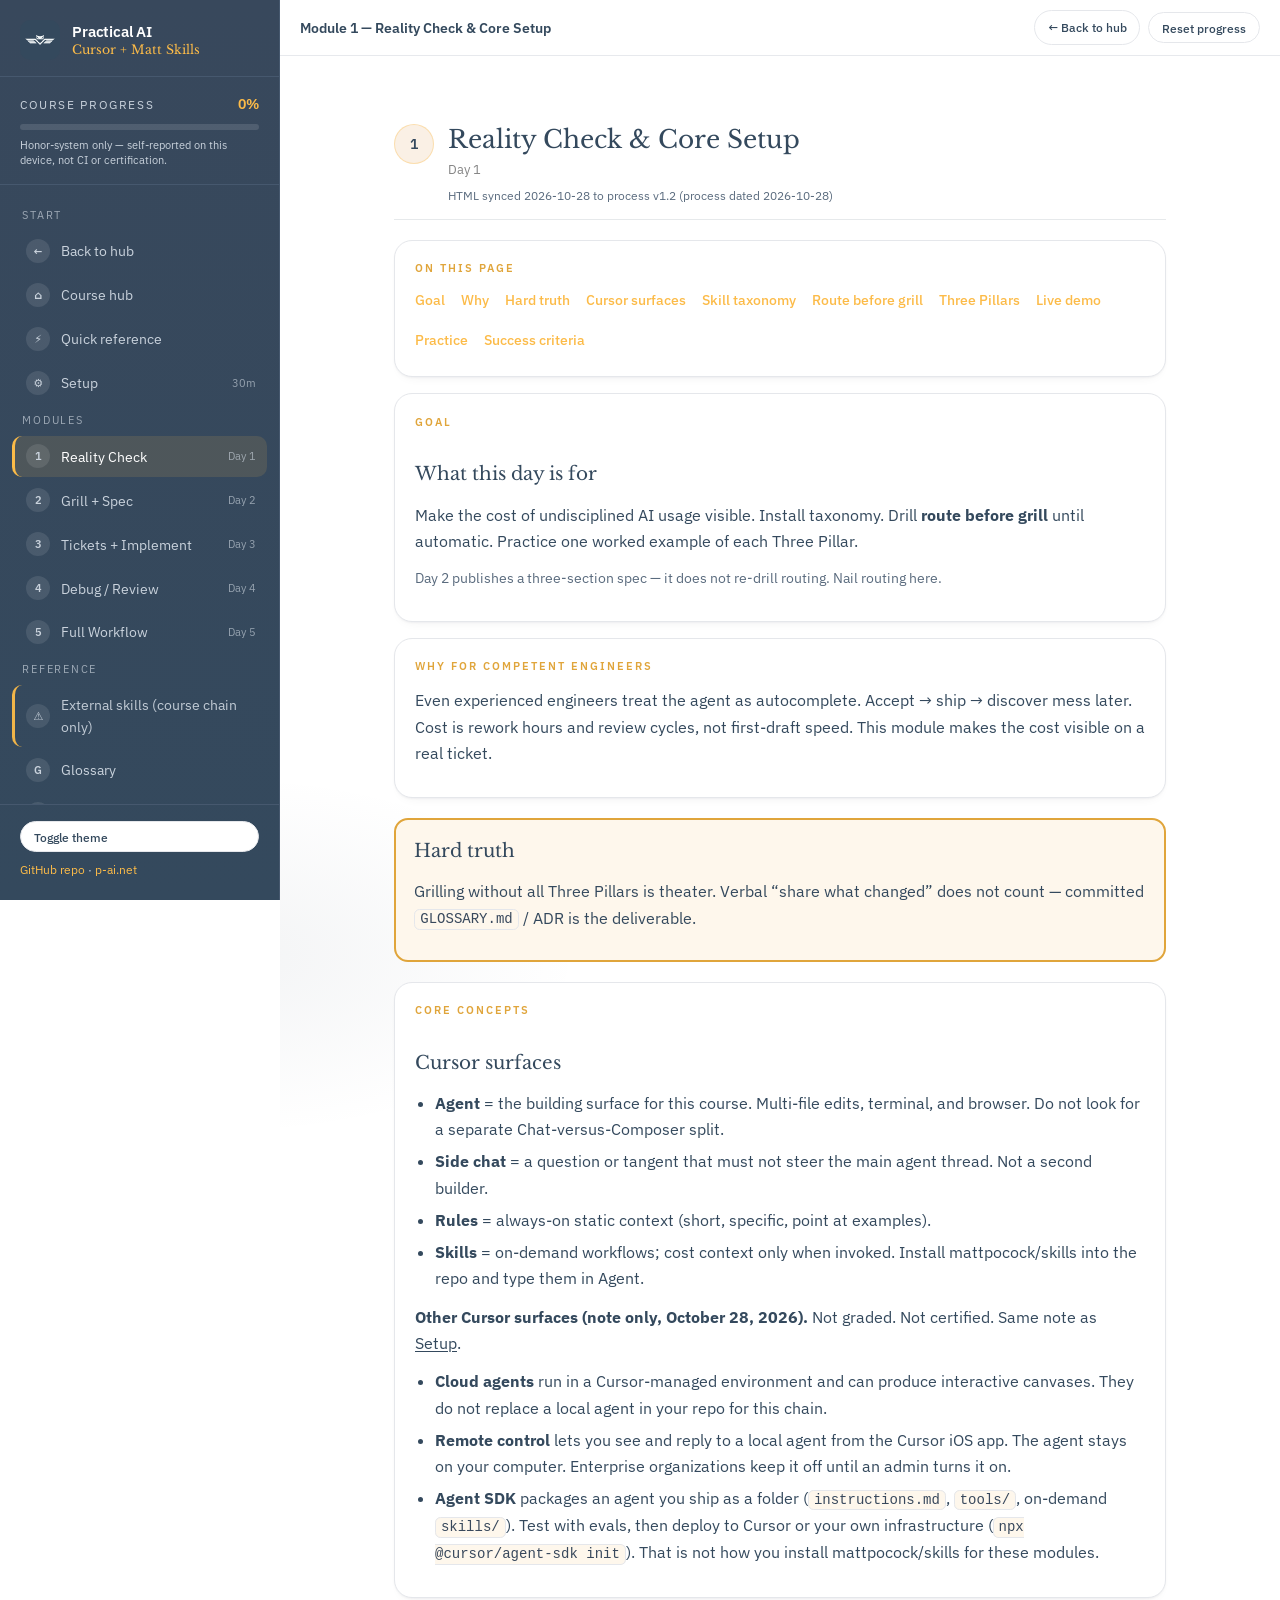
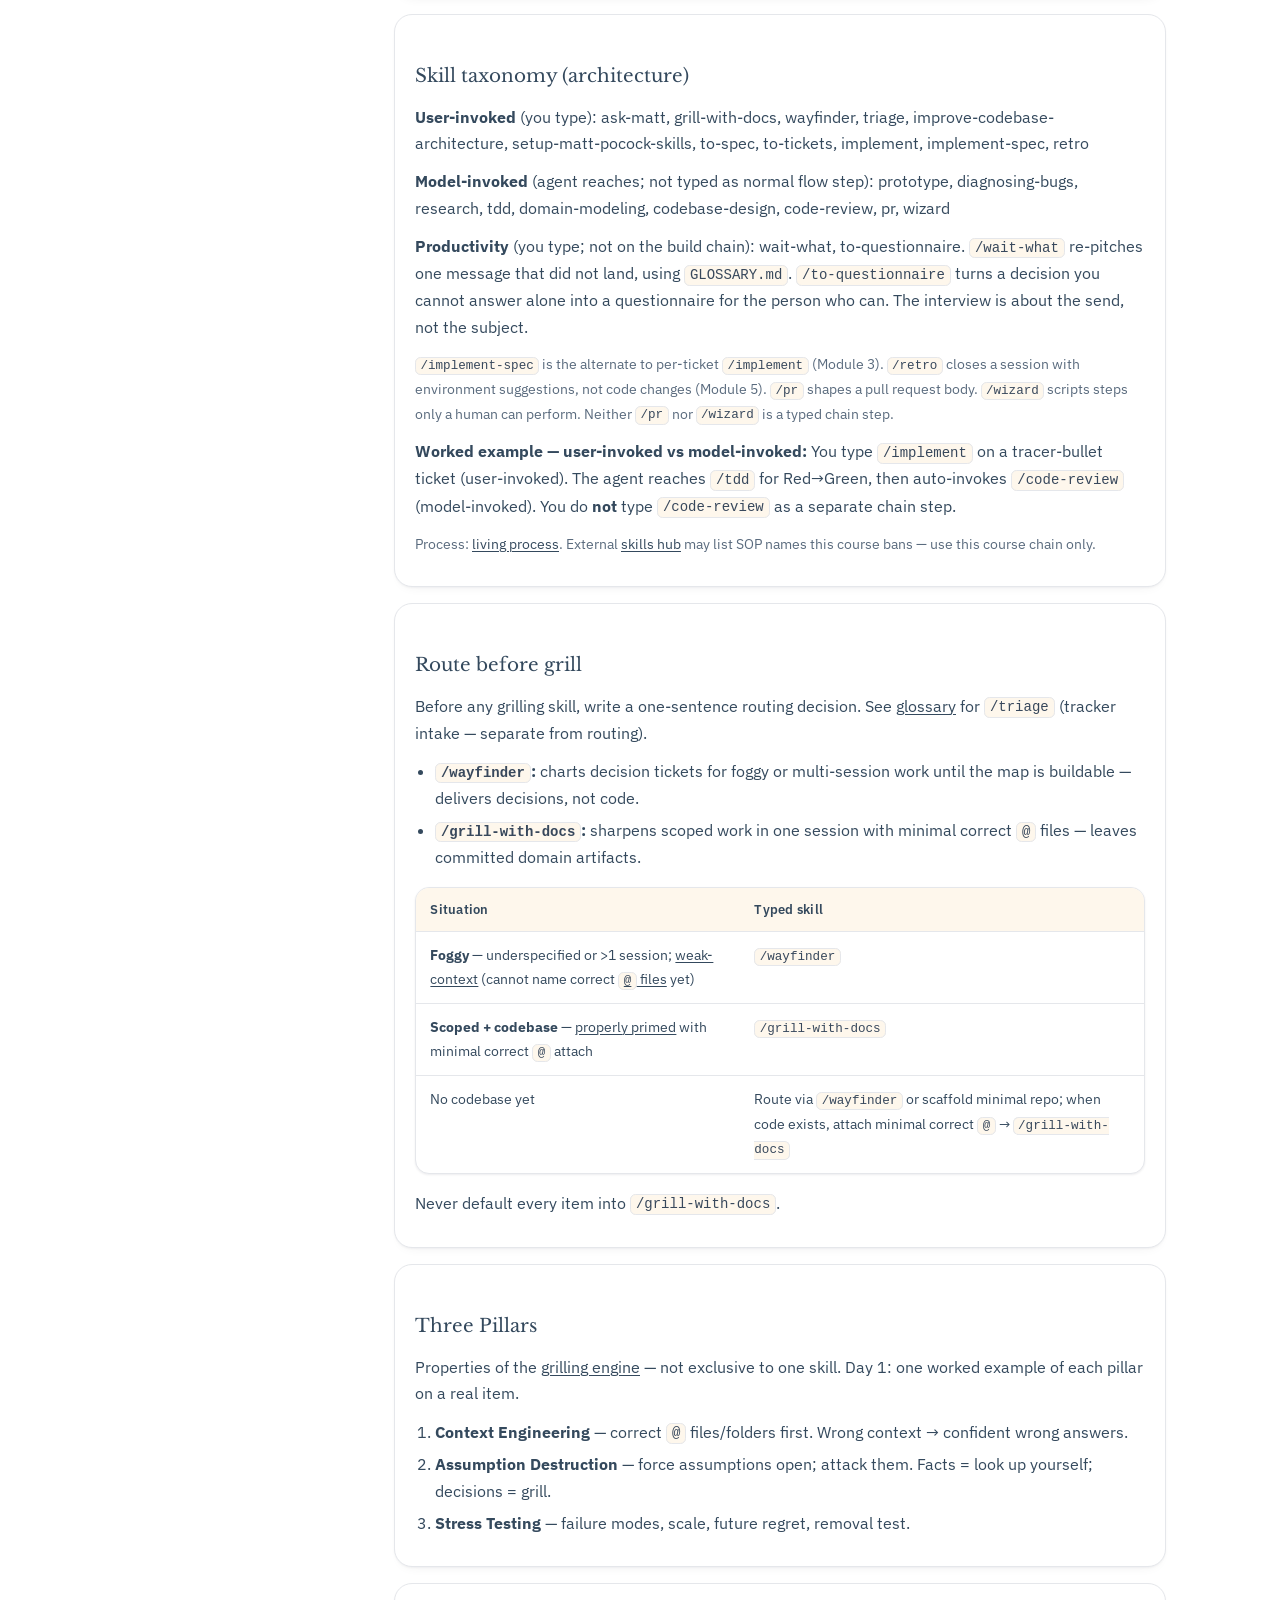
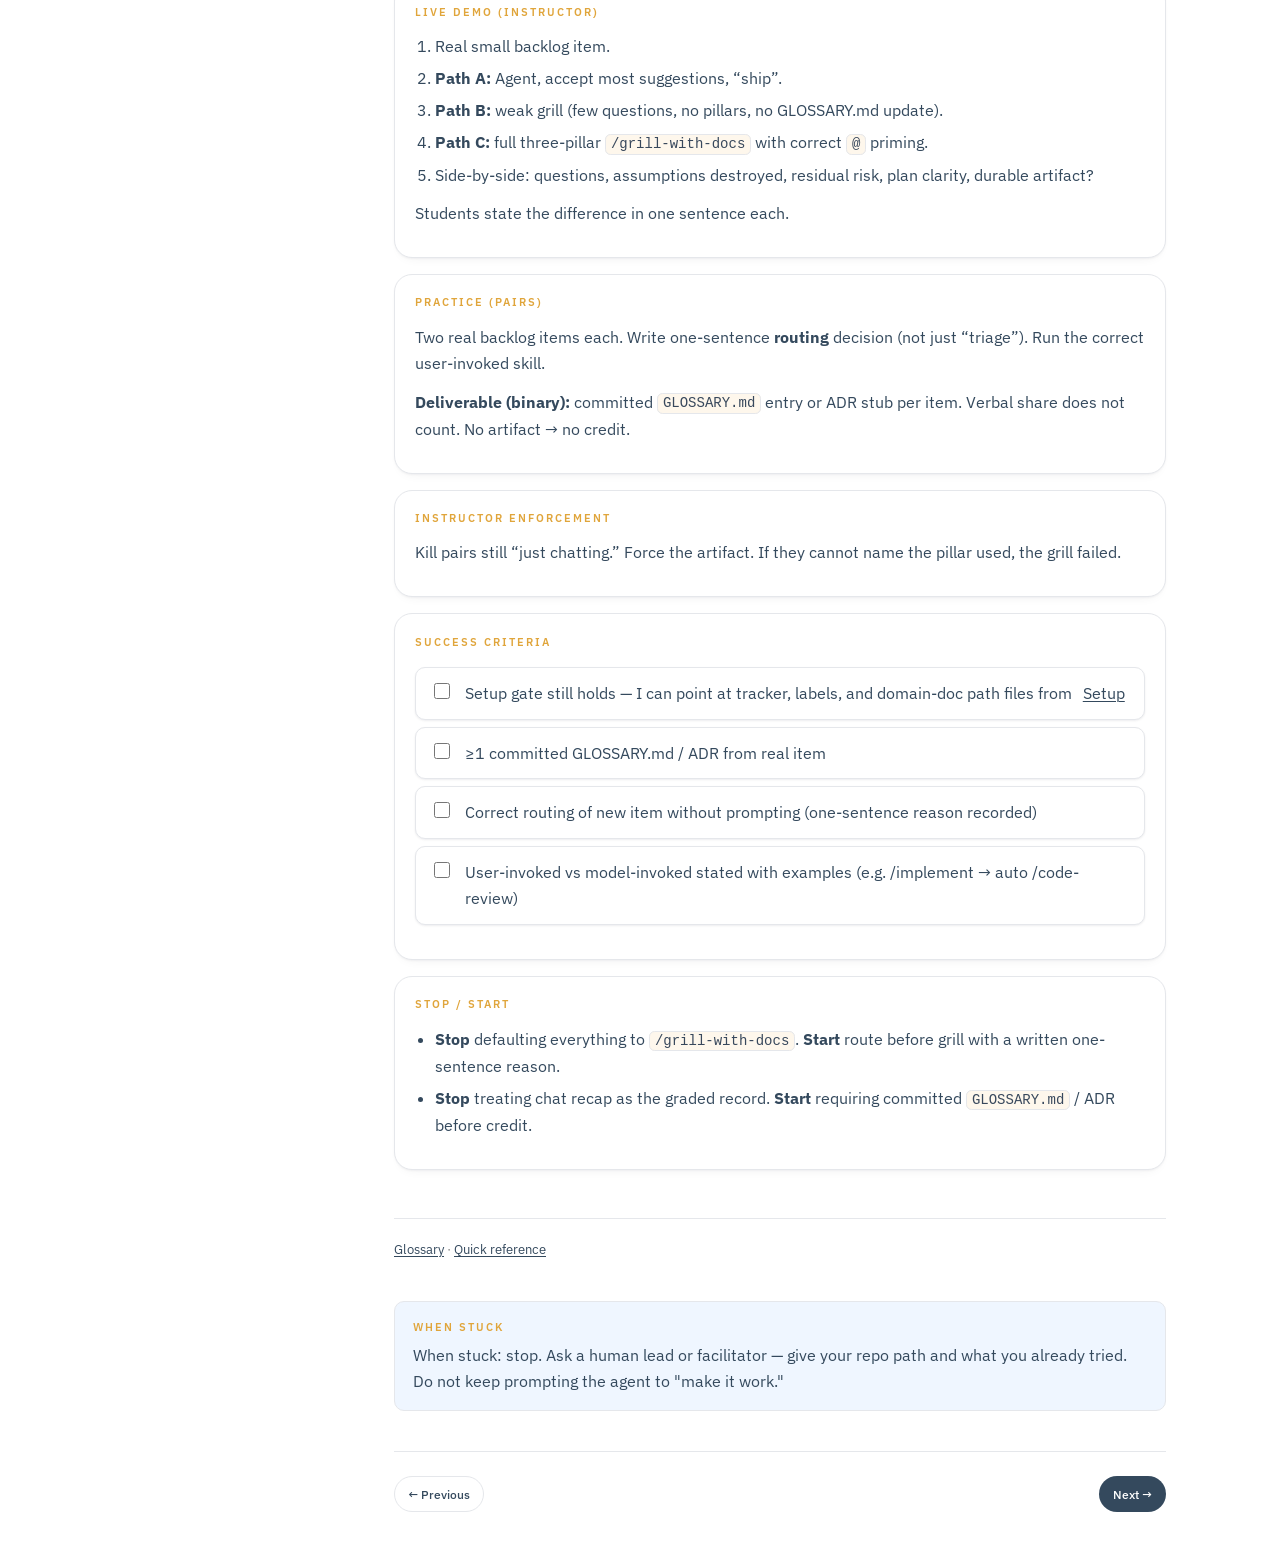
<file: docs/module-1.html>
<!DOCTYPE html>
<html lang="en">
<head>
  <meta charset="utf-8" />
  <meta name="viewport" content="width=device-width, initial-scale=1" />
  <title>Module 1 — Reality Check &amp; Core Setup | Cursor + Matt Skills</title>
  <link rel="icon" href="assets/favicon.ico" type="image/x-icon" />
  <link rel="preconnect" href="https://fonts.googleapis.com" />
  <link rel="preconnect" href="https://fonts.gstatic.com" crossorigin />
  <link href="https://fonts.googleapis.com/css2?family=IBM+Plex+Sans:wght@400;500;600;700&family=Libre+Baskerville:ital,wght@0,400;0,700;1,400&display=swap" rel="stylesheet" />
  <link rel="stylesheet" href="css/cursor-ai-dev.css" />
</head>
<body data-page="module-1" data-base="" data-file="module-1.html">
  <div class="overlay" id="navOverlay" aria-hidden="true"></div>
  <div class="app">
    <aside class="sidebar" id="sidebar" aria-label="Course navigation"></aside>
    <div class="main">
      <header class="topbar no-print">
        <button type="button" class="menu-btn" id="menuBtn" aria-label="Open navigation">☰</button>
        <div class="topbar-title">Module 1 — Reality Check &amp; Core Setup</div>
        <div class="topbar-actions">
          <button type="button" class="btn btn-ghost btn-sm" id="resetProgress">Reset progress</button>
        </div>
      </header>
      <main class="content" id="top">

        <section class="module" id="module-1">
          <div class="module-header">
            <div class="module-badge">1</div>
            <div>
              <h2>Reality Check &amp; Core Setup</h2>
              <p class="module-time">Day 1</p>
              <p class="sync-badge">HTML synced 2026-10-28 to process v1.2 (process dated 2026-10-28)</p>
            </div>
          </div>

          <nav class="section-card module-toc no-print" aria-label="On this page">
            <p class="eyebrow">On this page</p>
            <ul class="module-toc-list">
              <li><a href="#m1-goal">Goal</a></li>
              <li><a href="#m1-why">Why</a></li>
              <li><a href="#m1-hard-truth">Hard truth</a></li>
              <li><a href="#m1-surfaces">Cursor surfaces</a></li>
              <li><a href="#m1-taxonomy">Skill taxonomy</a></li>
              <li><a href="#m1-route">Route before grill</a></li>
              <li><a href="#m1-pillars">Three Pillars</a></li>
              <li><a href="#m1-demo">Live demo</a></li>
              <li><a href="#m1-practice">Practice</a></li>
              <li><a href="#m1-success">Success criteria</a></li>
            </ul>
          </nav>

          <div class="section-card" id="m1-goal">
            <p class="eyebrow">Goal</p>
            <h3>What this day is for</h3>
            <p>Make the cost of undisciplined AI usage visible. Install taxonomy. Drill <strong>route before grill</strong> until automatic. Practice one worked example of each Three Pillar.</p>
            <p style="margin-top:0.5rem;font-size:0.9rem;color:var(--ink-faint)">Day 2 publishes a three-section spec — it does not re-drill routing. Nail routing here.</p>
          </div>

          <div class="section-card" id="m1-why">
            <p class="eyebrow">Why for competent engineers</p>
            <p>Even experienced engineers treat the agent as autocomplete. Accept → ship → discover mess later. Cost is rework hours and review cycles, not first-draft speed. This module makes the cost visible on a real ticket.</p>
          </div>

          <div class="hard-truth" id="m1-hard-truth">
            <h3>Hard truth</h3>
            <p>Grilling without all Three Pillars is theater. Verbal “share what changed” does not count — committed <code>GLOSSARY.md</code> / ADR is the deliverable.</p>
          </div>

          <div class="section-card" id="m1-surfaces">
            <p class="eyebrow">Core concepts</p>
            <h3>Cursor surfaces</h3>
            <ul>
              <li><strong>Agent</strong> = the building surface for this course. Multi-file edits, terminal, and browser. Do not look for a separate Chat-versus-Composer split.</li>
              <li><strong>Side chat</strong> = a question or tangent that must not steer the main agent thread. Not a second builder.</li>
              <li><strong>Rules</strong> = always-on static context (short, specific, point at examples).</li>
              <li><strong>Skills</strong> = on-demand workflows; cost context only when invoked. Install mattpocock/skills into the repo and type them in Agent.</li>
            </ul>
            <p style="margin-top:0.75rem"><strong>Other Cursor surfaces (note only, October 28, 2026).</strong> Not graded. Not certified. Same note as <a href="setup.html#agent-surfaces">Setup</a>.</p>
            <ul>
              <li><strong>Cloud agents</strong> run in a Cursor-managed environment and can produce interactive canvases. They do not replace a local agent in your repo for this chain.</li>
              <li><strong>Remote control</strong> lets you see and reply to a local agent from the Cursor iOS app. The agent stays on your computer. Enterprise organizations keep it off until an admin turns it on.</li>
              <li><strong>Agent SDK</strong> packages an agent you ship as a folder (<code>instructions.md</code>, <code>tools/</code>, on-demand <code>skills/</code>). Test with evals, then deploy to Cursor or your own infrastructure (<code>npx @cursor/agent-sdk init</code>). That is not how you install mattpocock/skills for these modules.</li>
            </ul>
          </div>

          <div class="section-card" id="m1-taxonomy">
            <h3>Skill taxonomy (architecture)</h3>
            <p><strong>User-invoked</strong> (you type): ask-matt, grill-with-docs, wayfinder, triage, improve-codebase-architecture, setup-matt-pocock-skills, to-spec, to-tickets, implement, implement-spec, retro</p>
            <p style="margin-top:0.5rem"><strong>Model-invoked</strong> (agent reaches; not typed as normal flow step): prototype, diagnosing-bugs, research, tdd, domain-modeling, codebase-design, code-review, pr, wizard</p>
            <p style="margin-top:0.5rem"><strong>Productivity</strong> (you type; not on the build chain): wait-what, to-questionnaire. <code>/wait-what</code> re-pitches one message that did not land, using <code>GLOSSARY.md</code>. <code>/to-questionnaire</code> turns a decision you cannot answer alone into a questionnaire for the person who can. The interview is about the send, not the subject.</p>
            <p style="margin-top:0.5rem;font-size:0.9rem;color:var(--ink-faint)"><code>/implement-spec</code> is the alternate to per-ticket <code>/implement</code> (Module 3). <code>/retro</code> closes a session with environment suggestions, not code changes (Module 5). <code>/pr</code> shapes a pull request body. <code>/wizard</code> scripts steps only a human can perform. Neither <code>/pr</code> nor <code>/wizard</code> is a typed chain step.</p>
            <p style="margin-top:0.75rem"><strong>Worked example — user-invoked vs model-invoked:</strong> You type <code>/implement</code> on a tracer-bullet ticket (user-invoked). The agent reaches <code>/tdd</code> for Red→Green, then auto-invokes <code>/code-review</code> (model-invoked). You do <strong>not</strong> type <code>/code-review</code> as a separate chain step.</p>
            <p style="margin-top:0.5rem;font-size:0.9rem;color:var(--ink-faint)">Process: <a href="https://github.com/Practical-Office/Cursor-AI-dev/blob/main/docs/reference/CURSOR-MATT-SKILLS-PROCESS.md" target="_blank" rel="noopener noreferrer">living process</a>. External <a href="https://practical-office.github.io/dev-sops/skills.html">skills hub</a> may list SOP names this course bans — use this course chain only.</p>
          </div>

          <div class="section-card" id="m1-route">
            <h3>Route before grill</h3>
            <p>Before any grilling skill, write a one-sentence routing decision. See <a href="glossary.html">glossary</a> for <code>/triage</code> (tracker intake — separate from routing).</p>
            <ul style="margin-top:0.75rem">
              <li><strong><code>/wayfinder</code>:</strong> charts decision tickets for foggy or multi-session work until the map is buildable — delivers decisions, not code.</li>
              <li><strong><code>/grill-with-docs</code>:</strong> sharpens scoped work in one session with minimal correct <code>@</code> files — leaves committed domain artifacts.</li>
            </ul>
            <div class="table-wrap">
              <table>
                <thead><tr><th>Situation</th><th>Typed skill</th></tr></thead>
                <tbody>
                  <tr><td><strong>Foggy</strong> — underspecified or &gt;1 session; <a href="glossary.html#weak-context">weak-context</a> (cannot name correct <a href="glossary.html#at-files"><code>@</code> files</a> yet)</td><td><code>/wayfinder</code></td></tr>
                  <tr><td><strong>Scoped + codebase</strong> — <a href="glossary.html#properly-primed">properly primed</a> with minimal correct <code>@</code> attach</td><td><code>/grill-with-docs</code></td></tr>
                  <tr><td>No codebase yet</td><td>Route via <code>/wayfinder</code> or scaffold minimal repo; when code exists, attach minimal correct <code>@</code> → <code>/grill-with-docs</code></td></tr>
                </tbody>
              </table>
            </div>
            <p style="margin-top:0.75rem">Never default every item into <code>/grill-with-docs</code>.</p>
          </div>

          <div class="section-card" id="m1-pillars">
            <h3>Three Pillars</h3>
            <p>Properties of the <a href="glossary.html#grilling-engine">grilling engine</a> — not exclusive to one skill. Day 1: one worked example of each pillar on a real item.</p>
            <ol>
              <li><strong>Context Engineering</strong> — correct <code>@</code> files/folders first. Wrong context → confident wrong answers.</li>
              <li><strong>Assumption Destruction</strong> — force assumptions open; attack them. Facts = look up yourself; decisions = grill.</li>
              <li><strong>Stress Testing</strong> — failure modes, scale, future regret, removal test.</li>
            </ol>
          </div>

          <div class="section-card" id="m1-demo">
            <p class="eyebrow">Live demo (instructor)</p>
            <ol>
              <li>Real small backlog item.</li>
              <li><strong>Path A:</strong> Agent, accept most suggestions, “ship”.</li>
              <li><strong>Path B:</strong> weak grill (few questions, no pillars, no GLOSSARY.md update).</li>
              <li><strong>Path C:</strong> full three-pillar <code>/grill-with-docs</code> with correct <code>@</code> priming.</li>
              <li>Side-by-side: questions, assumptions destroyed, residual risk, plan clarity, durable artifact?</li>
            </ol>
            <p style="margin-top:0.75rem">Students state the difference in one sentence each.</p>
          </div>

          <div class="section-card" id="m1-practice">
            <p class="eyebrow">Practice (pairs)</p>
            <p>Two real backlog items each. Write one-sentence <strong>routing</strong> decision (not just “triage”). Run the correct user-invoked skill.</p>
            <p style="margin-top:0.75rem"><strong>Deliverable (binary):</strong> committed <code>GLOSSARY.md</code> entry or ADR stub per item. Verbal share does not count. No artifact → no credit.</p>
          </div>

          <div class="section-card">
            <p class="eyebrow">Instructor enforcement</p>
            <p>Kill pairs still “just chatting.” Force the artifact. If they cannot name the pillar used, the grill failed.</p>
          </div>

          <div class="section-card" id="m1-success">
            <p class="eyebrow">Success criteria</p>
            <ul class="checklist">
              <li><label><input type="checkbox" data-progress="m1-c1" /> Setup gate still holds — I can point at tracker, labels, and domain-doc path files from <a href="setup.html">Setup</a></label></li>
              <li><label><input type="checkbox" data-progress="m1-c2" /> ≥1 committed GLOSSARY.md / ADR from real item</label></li>
              <li><label><input type="checkbox" data-progress="m1-c3" /> Correct routing of new item without prompting (one-sentence reason recorded)</label></li>
              <li><label><input type="checkbox" data-progress="m1-c4" /> User-invoked vs model-invoked stated with examples (e.g. /implement → auto /code-review)</label></li>
            </ul>
          </div>

          <div class="section-card">
            <p class="eyebrow">Stop / Start</p>
            <ul>
              <li><strong>Stop</strong> defaulting everything to <code>/grill-with-docs</code>. <strong>Start</strong> route before grill with a written one-sentence reason.</li>
              <li><strong>Stop</strong> treating chat recap as the graded record. <strong>Start</strong> requiring committed <code>GLOSSARY.md</code> / ADR before credit.</li>
            </ul>
          </div>

          <p class="footer-note"><a href="glossary.html">Glossary</a> · <a href="quick-reference.html">Quick reference</a></p>

        </section>

        <div class="page-nav no-print" id="pageNav"></div>
      </main>
    </div>
  </div>
  <script src="js/cursor-ai-dev.js"></script>
</body>
</html>
</file>
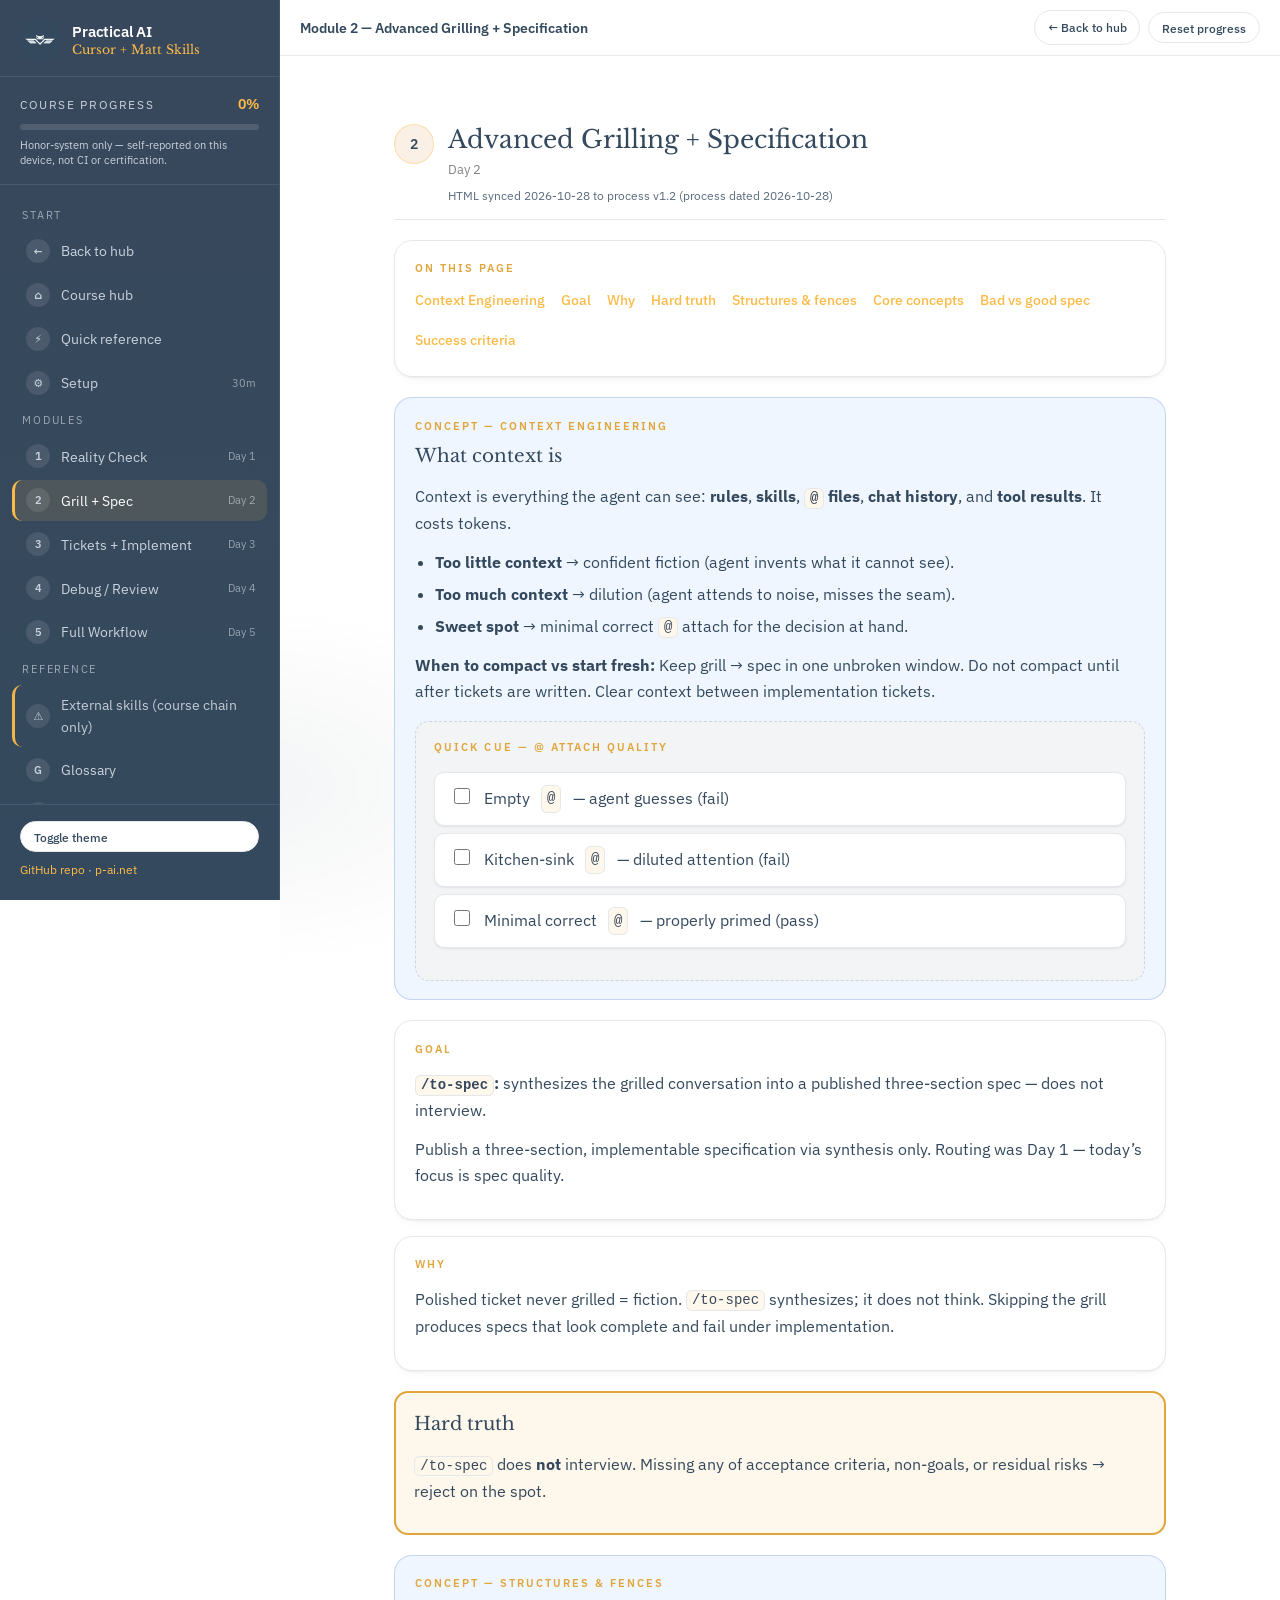
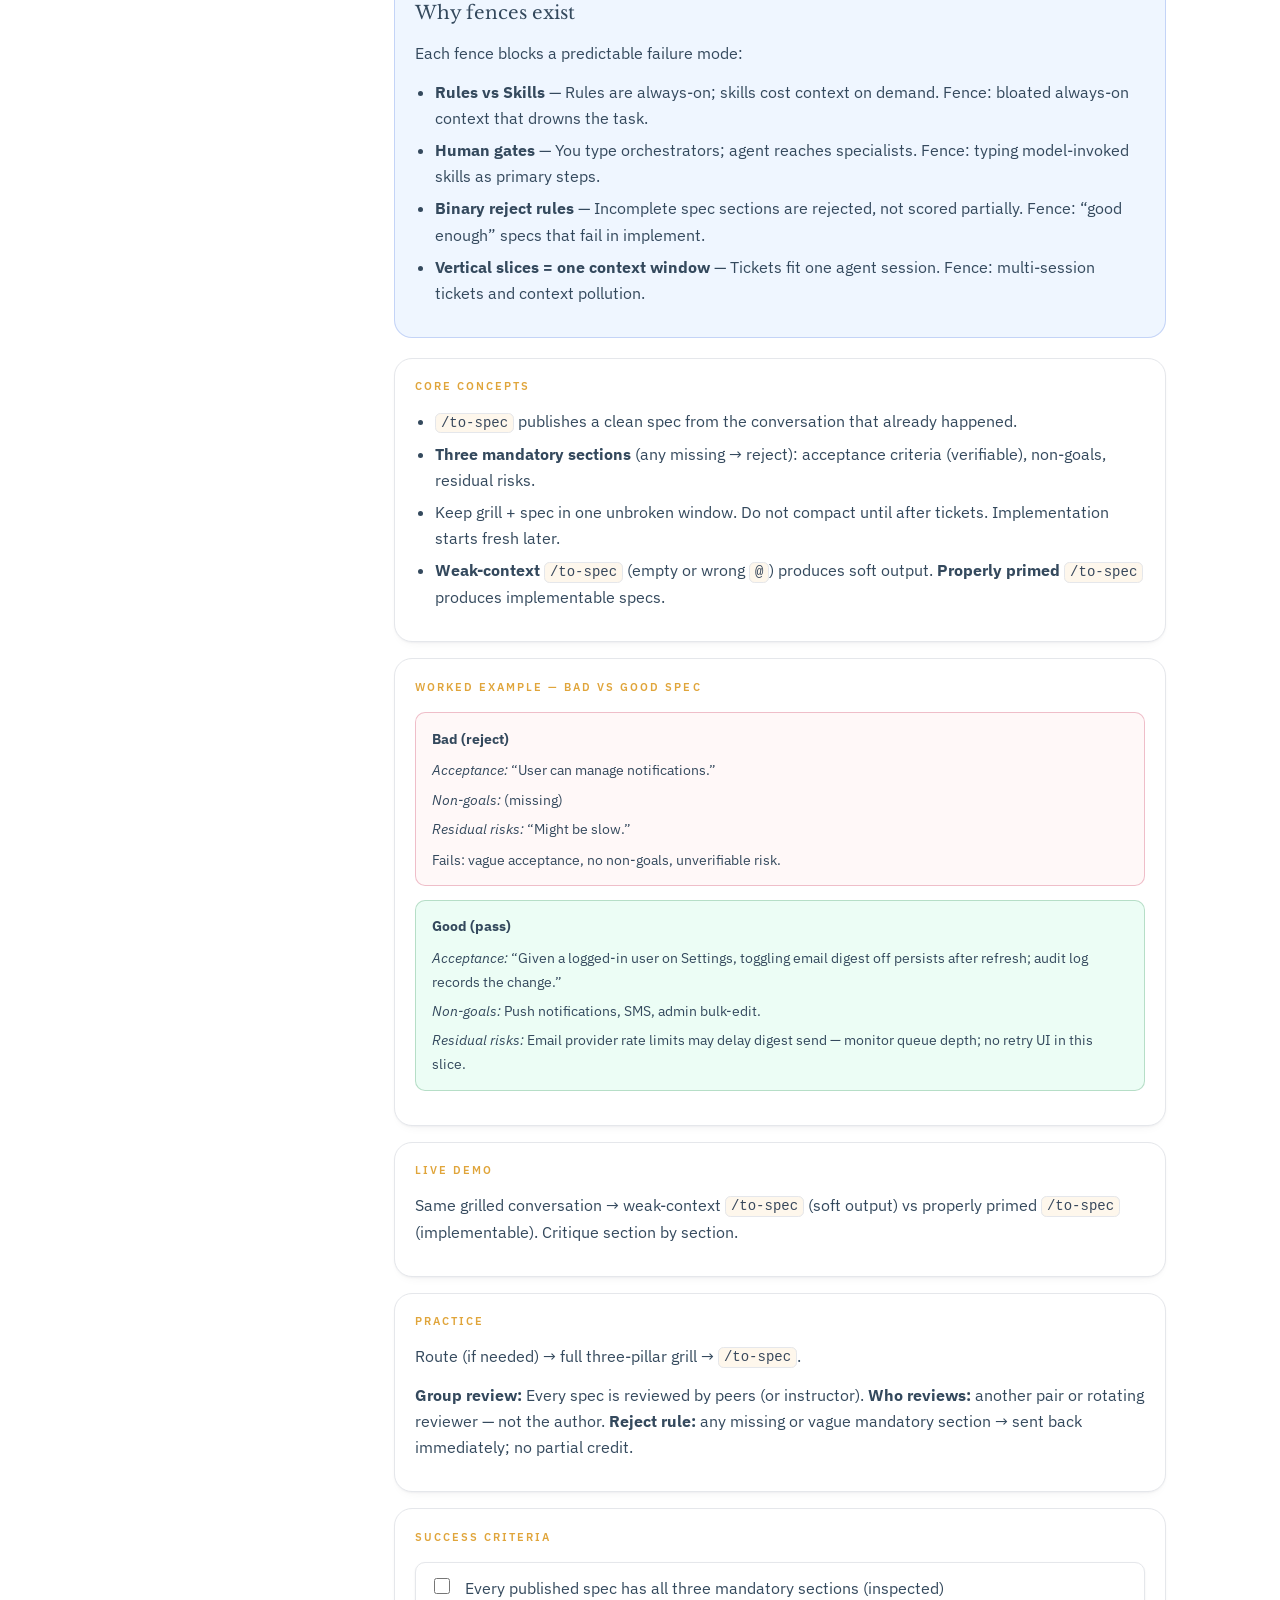
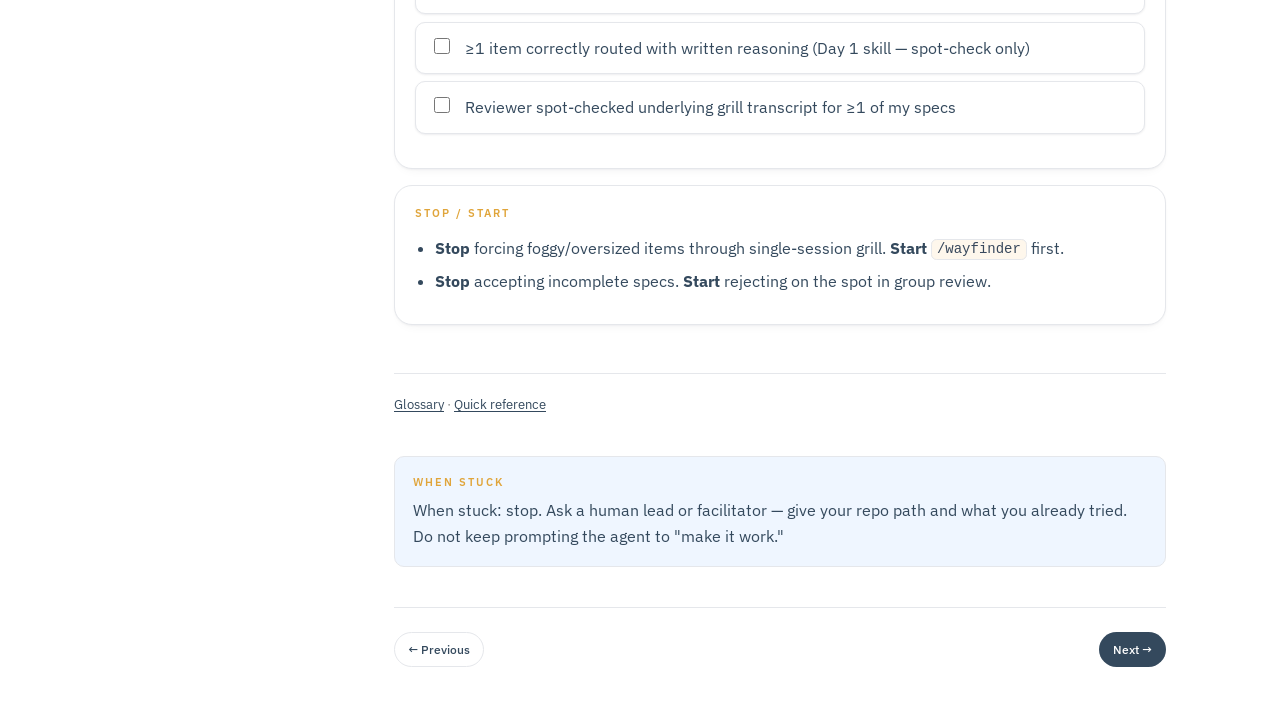
<file: docs/module-2.html>
<!DOCTYPE html>
<html lang="en">
<head>
  <meta charset="utf-8" />
  <meta name="viewport" content="width=device-width, initial-scale=1" />
  <title>Module 2 — Advanced Grilling + Specification | Cursor + Matt Skills</title>
  <link rel="icon" href="assets/favicon.ico" type="image/x-icon" />
  <link rel="preconnect" href="https://fonts.googleapis.com" />
  <link rel="preconnect" href="https://fonts.gstatic.com" crossorigin />
  <link href="https://fonts.googleapis.com/css2?family=IBM+Plex+Sans:wght@400;500;600;700&family=Libre+Baskerville:ital,wght@0,400;0,700;1,400&display=swap" rel="stylesheet" />
  <link rel="stylesheet" href="css/cursor-ai-dev.css" />
</head>
<body data-page="module-2" data-base="" data-file="module-2.html">
  <div class="overlay" id="navOverlay" aria-hidden="true"></div>
  <div class="app">
    <aside class="sidebar" id="sidebar" aria-label="Course navigation"></aside>
    <div class="main">
      <header class="topbar no-print">
        <button type="button" class="menu-btn" id="menuBtn" aria-label="Open navigation">☰</button>
        <div class="topbar-title">Module 2 — Advanced Grilling + Specification</div>
        <div class="topbar-actions">
          <button type="button" class="btn btn-ghost btn-sm" id="resetProgress">Reset progress</button>
        </div>
      </header>
      <main class="content" id="top">

        <section class="module" id="module-2">
          <div class="module-header">
            <div class="module-badge">2</div>
            <div>
              <h2>Advanced Grilling + Specification</h2>
              <p class="module-time">Day 2</p>
              <p class="sync-badge">HTML synced 2026-10-28 to process v1.2 (process dated 2026-10-28)</p>
            </div>
          </div>

          <nav class="section-card module-toc no-print" aria-label="On this page">
            <p class="eyebrow">On this page</p>
            <ul class="module-toc-list">
              <li><a href="#m2-context">Context Engineering</a></li>
              <li><a href="#m2-goal">Goal</a></li>
              <li><a href="#m2-why">Why</a></li>
              <li><a href="#m2-hard-truth">Hard truth</a></li>
              <li><a href="#m2-fences">Structures &amp; fences</a></li>
              <li><a href="#m2-core">Core concepts</a></li>
              <li><a href="#m2-spec-compare">Bad vs good spec</a></li>
              <li><a href="#m2-success">Success criteria</a></li>
            </ul>
          </nav>

          <div class="concept-block" id="m2-context">
            <p class="eyebrow">Concept — Context Engineering</p>
            <h3>What context is</h3>
            <p>Context is everything the agent can see: <strong>rules</strong>, <strong>skills</strong>, <strong><code>@</code> files</strong>, <strong>chat history</strong>, and <strong>tool results</strong>. It costs tokens.</p>
            <ul>
              <li><strong>Too little context</strong> → confident fiction (agent invents what it cannot see).</li>
              <li><strong>Too much context</strong> → dilution (agent attends to noise, misses the seam).</li>
              <li><strong>Sweet spot</strong> → minimal correct <code>@</code> attach for the decision at hand.</li>
            </ul>
            <p><strong>When to compact vs start fresh:</strong> Keep grill → spec in one unbroken window. Do not compact until after tickets are written. Clear context between implementation tickets.</p>
            <div class="self-check" style="margin-top:1rem">
              <p class="eyebrow">Quick cue — @ attach quality</p>
              <ul class="checklist">
                <li><label><input type="checkbox" /> Empty <code>@</code> — agent guesses (fail)</label></li>
                <li><label><input type="checkbox" /> Kitchen-sink <code>@</code> — diluted attention (fail)</label></li>
                <li><label><input type="checkbox" /> Minimal correct <code>@</code> — properly primed (pass)</label></li>
              </ul>
            </div>
          </div>

          <div class="section-card" id="m2-goal">
            <p class="eyebrow">Goal</p>
            <p><strong><code>/to-spec</code>:</strong> synthesizes the grilled conversation into a published three-section spec — does not interview.</p>
            <p style="margin-top:0.5rem">Publish a three-section, implementable specification via synthesis only. Routing was Day 1 — today’s focus is spec quality.</p>
          </div>

          <div class="section-card" id="m2-why">
            <p class="eyebrow">Why</p>
            <p>Polished ticket never grilled = fiction. <code>/to-spec</code> synthesizes; it does not think. Skipping the grill produces specs that look complete and fail under implementation.</p>
          </div>

          <div class="hard-truth" id="m2-hard-truth">
            <h3>Hard truth</h3>
            <p><code>/to-spec</code> does <strong>not</strong> interview. Missing any of acceptance criteria, non-goals, or residual risks → reject on the spot.</p>
          </div>

          <div class="concept-block" id="m2-fences">
            <p class="eyebrow">Concept — Structures &amp; fences</p>
            <h3>Why fences exist</h3>
            <p>Each fence blocks a predictable failure mode:</p>
            <ul>
              <li><strong>Rules vs Skills</strong> — Rules are always-on; skills cost context on demand. Fence: bloated always-on context that drowns the task.</li>
              <li><strong>Human gates</strong> — You type orchestrators; agent reaches specialists. Fence: typing model-invoked skills as primary steps.</li>
              <li><strong>Binary reject rules</strong> — Incomplete spec sections are rejected, not scored partially. Fence: “good enough” specs that fail in implement.</li>
              <li><strong>Vertical slices = one context window</strong> — Tickets fit one agent session. Fence: multi-session tickets and context pollution.</li>
            </ul>
          </div>

          <div class="section-card" id="m2-core">
            <p class="eyebrow">Core concepts</p>
            <ul>
              <li><code>/to-spec</code> publishes a clean spec from the conversation that already happened.</li>
              <li><strong>Three mandatory sections</strong> (any missing → reject): acceptance criteria (verifiable), non-goals, residual risks.</li>
              <li>Keep grill + spec in one unbroken window. Do not compact until after tickets. Implementation starts fresh later.</li>
              <li><strong>Weak-context</strong> <code>/to-spec</code> (empty or wrong <code>@</code>) produces soft output. <strong>Properly primed</strong> <code>/to-spec</code> produces implementable specs.</li>
            </ul>
          </div>

          <div class="section-card" id="m2-spec-compare">
            <p class="eyebrow">Worked example — bad vs good spec</p>
            <div class="spec-compare">
              <div class="spec-bad">
                <strong>Bad (reject)</strong>
                <p style="margin:0.5rem 0 0"><em>Acceptance:</em> “User can manage notifications.”</p>
                <p style="margin:0.35rem 0 0"><em>Non-goals:</em> (missing)</p>
                <p style="margin:0.35rem 0 0"><em>Residual risks:</em> “Might be slow.”</p>
                <p style="margin:0.5rem 0 0;font-size:0.85rem">Fails: vague acceptance, no non-goals, unverifiable risk.</p>
              </div>
              <div class="spec-good">
                <strong>Good (pass)</strong>
                <p style="margin:0.5rem 0 0"><em>Acceptance:</em> “Given a logged-in user on Settings, toggling email digest off persists after refresh; audit log records the change.”</p>
                <p style="margin:0.35rem 0 0"><em>Non-goals:</em> Push notifications, SMS, admin bulk-edit.</p>
                <p style="margin:0.35rem 0 0"><em>Residual risks:</em> Email provider rate limits may delay digest send — monitor queue depth; no retry UI in this slice.</p>
              </div>
            </div>
          </div>

          <div class="section-card">
            <p class="eyebrow">Live demo</p>
            <p>Same grilled conversation → weak-context <code>/to-spec</code> (soft output) vs properly primed <code>/to-spec</code> (implementable). Critique section by section.</p>
          </div>

          <div class="section-card">
            <p class="eyebrow">Practice</p>
            <p>Route (if needed) → full three-pillar grill → <code>/to-spec</code>.</p>
            <p style="margin-top:0.75rem"><strong>Group review:</strong> Every spec is reviewed by peers (or instructor). <strong>Who reviews:</strong> another pair or rotating reviewer — not the author. <strong>Reject rule:</strong> any missing or vague mandatory section → sent back immediately; no partial credit.</p>
          </div>

          <div class="section-card" id="m2-success">
            <p class="eyebrow">Success criteria</p>
            <ul class="checklist">
              <li><label><input type="checkbox" data-progress="m2-c1" /> Every published spec has all three mandatory sections (inspected)</label></li>
              <li><label><input type="checkbox" data-progress="m2-c2" /> ≥1 item correctly routed with written reasoning (Day 1 skill — spot-check only)</label></li>
              <li><label><input type="checkbox" data-progress="m2-c3" /> Reviewer spot-checked underlying grill transcript for ≥1 of my specs</label></li>
            </ul>
          </div>

          <div class="section-card">
            <p class="eyebrow">Stop / Start</p>
            <ul>
              <li><strong>Stop</strong> forcing foggy/oversized items through single-session grill. <strong>Start</strong> <code>/wayfinder</code> first.</li>
              <li><strong>Stop</strong> accepting incomplete specs. <strong>Start</strong> rejecting on the spot in group review.</li>
            </ul>
          </div>

          <p class="footer-note"><a href="glossary.html">Glossary</a> · <a href="quick-reference.html">Quick reference</a></p>

        </section>

        <div class="page-nav no-print" id="pageNav"></div>
      </main>
    </div>
  </div>
  <script src="js/cursor-ai-dev.js"></script>
</body>
</html>
</file>
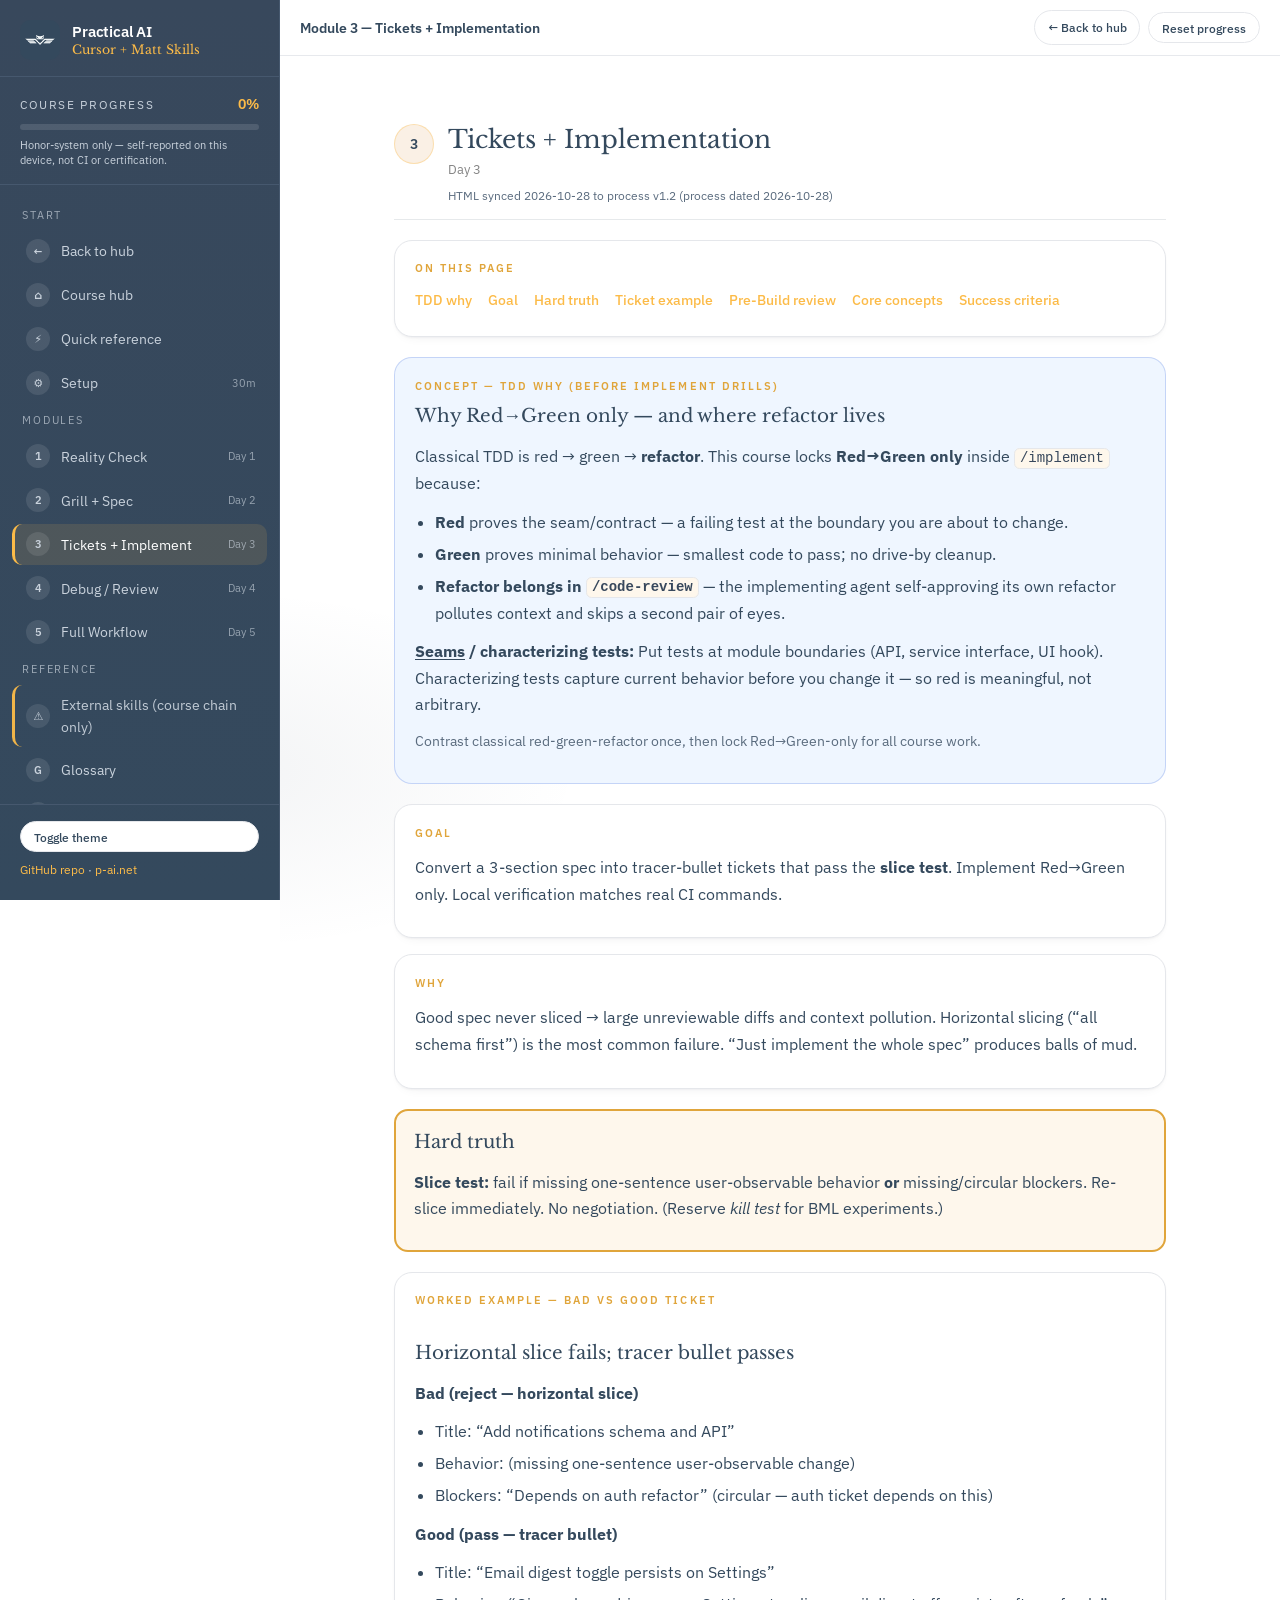
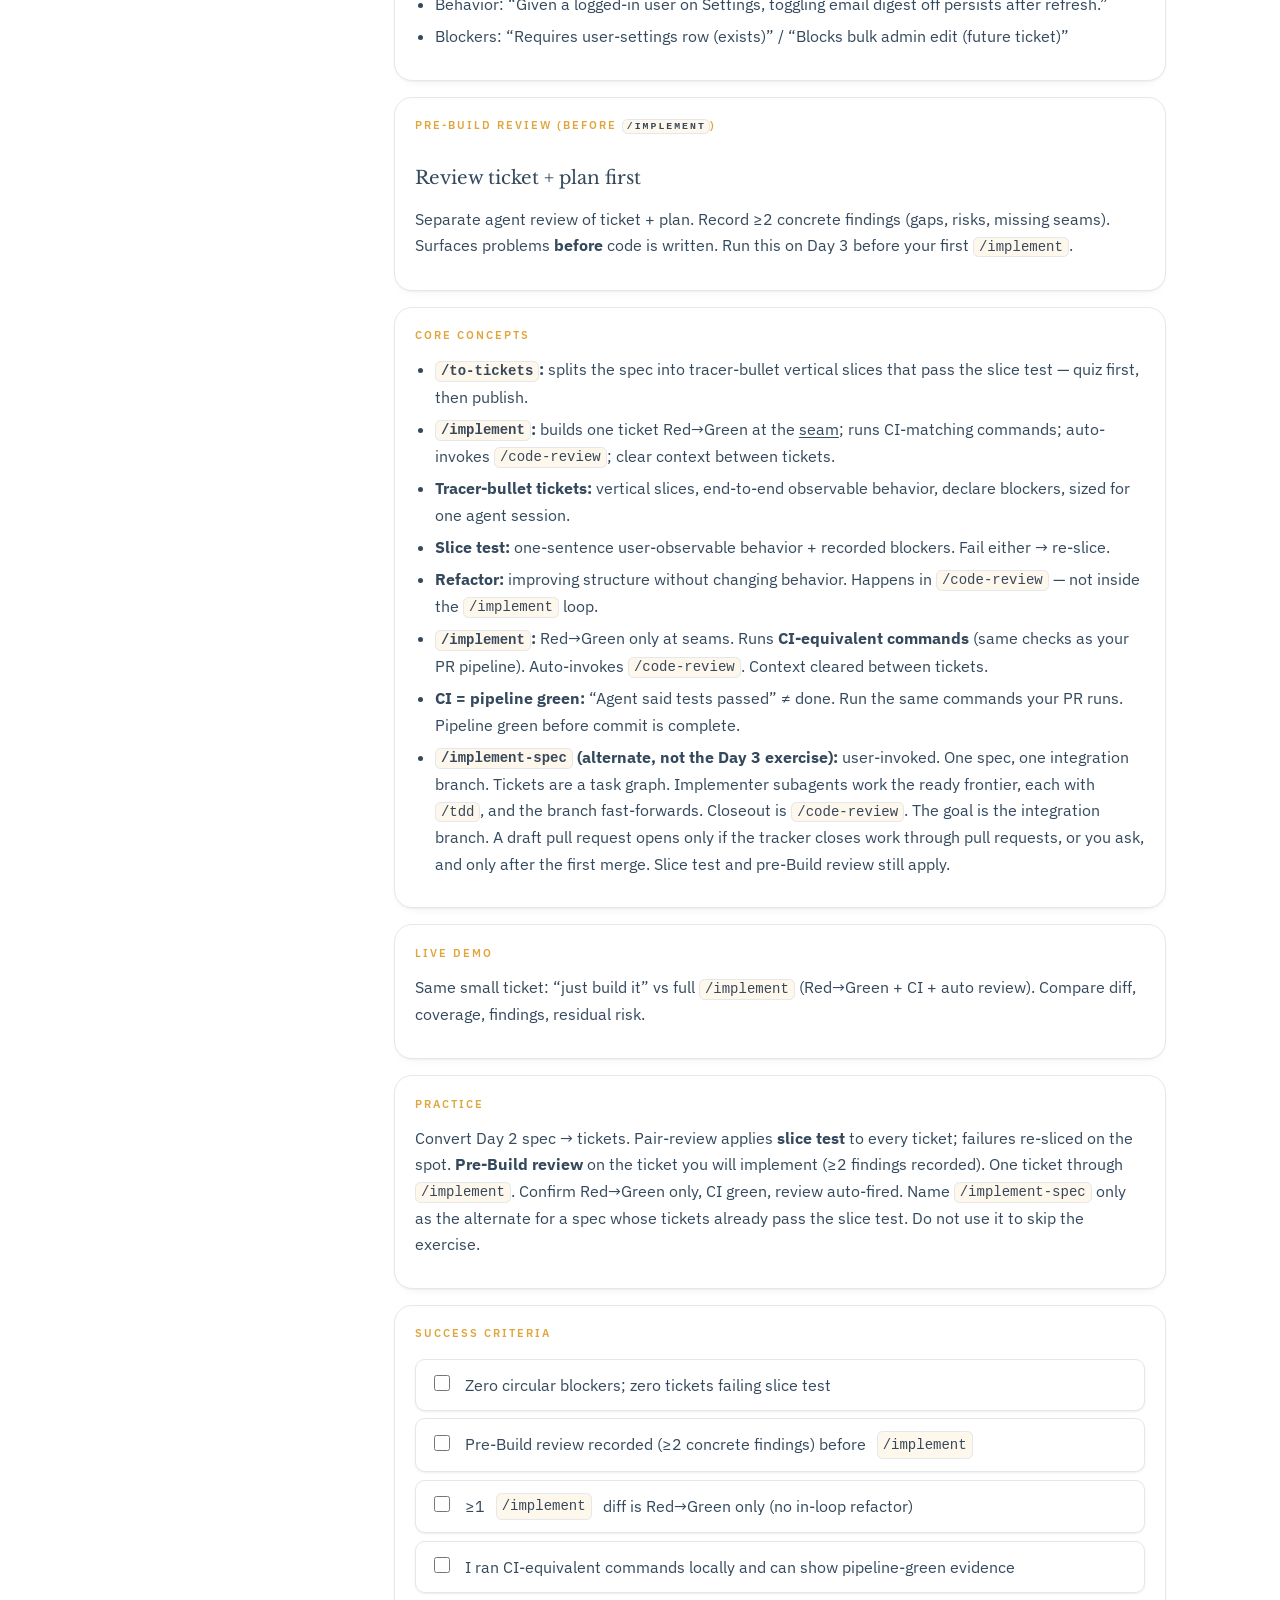
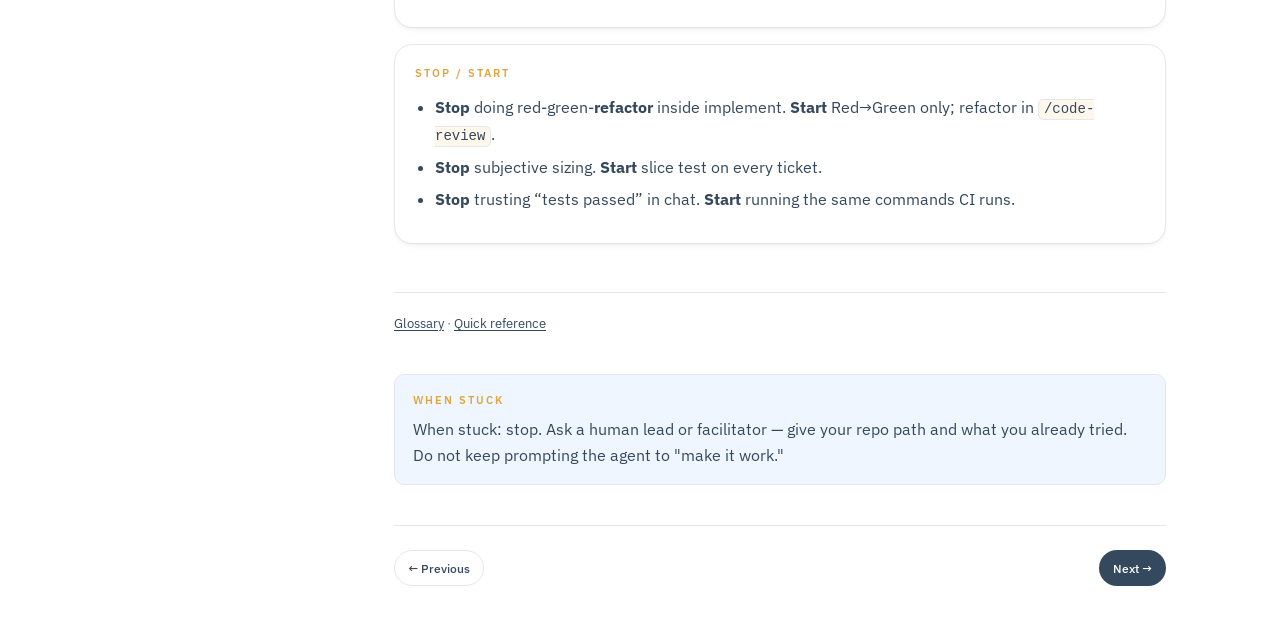
<file: docs/module-3.html>
<!DOCTYPE html>
<html lang="en">
<head>
  <meta charset="utf-8" />
  <meta name="viewport" content="width=device-width, initial-scale=1" />
  <title>Module 3 — Tickets + Implementation | Cursor + Matt Skills</title>
  <link rel="icon" href="assets/favicon.ico" type="image/x-icon" />
  <link rel="preconnect" href="https://fonts.googleapis.com" />
  <link rel="preconnect" href="https://fonts.gstatic.com" crossorigin />
  <link href="https://fonts.googleapis.com/css2?family=IBM+Plex+Sans:wght@400;500;600;700&family=Libre+Baskerville:ital,wght@0,400;0,700;1,400&display=swap" rel="stylesheet" />
  <link rel="stylesheet" href="css/cursor-ai-dev.css" />
</head>
<body data-page="module-3" data-base="" data-file="module-3.html">
  <div class="overlay" id="navOverlay" aria-hidden="true"></div>
  <div class="app">
    <aside class="sidebar" id="sidebar" aria-label="Course navigation"></aside>
    <div class="main">
      <header class="topbar no-print">
        <button type="button" class="menu-btn" id="menuBtn" aria-label="Open navigation">☰</button>
        <div class="topbar-title">Module 3 — Tickets + Implementation</div>
        <div class="topbar-actions">
          <button type="button" class="btn btn-ghost btn-sm" id="resetProgress">Reset progress</button>
        </div>
      </header>
      <main class="content" id="top">

        <section class="module" id="module-3">
          <div class="module-header">
            <div class="module-badge">3</div>
            <div>
              <h2>Tickets + Implementation</h2>
              <p class="module-time">Day 3</p>
              <p class="sync-badge">HTML synced 2026-10-28 to process v1.2 (process dated 2026-10-28)</p>
            </div>
          </div>

          <nav class="section-card module-toc no-print" aria-label="On this page">
            <p class="eyebrow">On this page</p>
            <ul class="module-toc-list">
              <li><a href="#m3-tdd">TDD why</a></li>
              <li><a href="#m3-goal">Goal</a></li>
              <li><a href="#m3-hard-truth">Hard truth</a></li>
              <li><a href="#m3-ticket-example">Ticket example</a></li>
              <li><a href="#m3-prebuild">Pre-Build review</a></li>
              <li><a href="#m3-core">Core concepts</a></li>
              <li><a href="#m3-success">Success criteria</a></li>
            </ul>
          </nav>

          <div class="concept-block" id="m3-tdd">
            <p class="eyebrow">Concept — TDD why (before implement drills)</p>
            <h3>Why Red→Green only — and where refactor lives</h3>
            <p>Classical TDD is red → green → <strong>refactor</strong>. This course locks <strong>Red→Green only</strong> inside <code>/implement</code> because:</p>
            <ul>
              <li><strong>Red</strong> proves the seam/contract — a failing test at the boundary you are about to change.</li>
              <li><strong>Green</strong> proves minimal behavior — smallest code to pass; no drive-by cleanup.</li>
              <li><strong>Refactor belongs in <code>/code-review</code></strong> — the implementing agent self-approving its own refactor pollutes context and skips a second pair of eyes.</li>
            </ul>
            <p><strong><a href="glossary.html#seam">Seams</a> / characterizing tests:</strong> Put tests at module boundaries (API, service interface, UI hook). Characterizing tests capture current behavior before you change it — so red is meaningful, not arbitrary.</p>
            <p style="font-size:0.9rem;color:var(--ink-faint)">Contrast classical red-green-refactor once, then lock Red→Green-only for all course work.</p>
          </div>

          <div class="section-card" id="m3-goal">
            <p class="eyebrow">Goal</p>
            <p>Convert a 3-section spec into tracer-bullet tickets that pass the <strong>slice test</strong>. Implement Red→Green only. Local verification matches real CI commands.</p>
          </div>

          <div class="section-card" id="m3-why">
            <p class="eyebrow">Why</p>
            <p>Good spec never sliced → large unreviewable diffs and context pollution. Horizontal slicing (“all schema first”) is the most common failure. “Just implement the whole spec” produces balls of mud.</p>
          </div>

          <div class="hard-truth" id="m3-hard-truth">
            <h3>Hard truth</h3>
            <p><strong>Slice test:</strong> fail if missing one-sentence user-observable behavior <strong>or</strong> missing/circular blockers. Re-slice immediately. No negotiation. (Reserve <em>kill test</em> for BML experiments.)</p>
          </div>

          <div class="section-card" id="m3-ticket-example">
            <p class="eyebrow">Worked example — bad vs good ticket</p>
            <h3>Horizontal slice fails; tracer bullet passes</h3>
            <p><strong>Bad (reject — horizontal slice)</strong></p>
            <ul>
              <li>Title: “Add notifications schema and API”</li>
              <li>Behavior: (missing one-sentence user-observable change)</li>
              <li>Blockers: “Depends on auth refactor” (circular — auth ticket depends on this)</li>
            </ul>
            <p style="margin-top:0.75rem"><strong>Good (pass — tracer bullet)</strong></p>
            <ul>
              <li>Title: “Email digest toggle persists on Settings”</li>
              <li>Behavior: “Given a logged-in user on Settings, toggling email digest off persists after refresh.”</li>
              <li>Blockers: “Requires user-settings row (exists)” / “Blocks bulk admin edit (future ticket)”</li>
            </ul>
          </div>

          <div class="section-card" id="m3-prebuild">
            <p class="eyebrow">Pre-Build review (before <code>/implement</code>)</p>
            <h3>Review ticket + plan first</h3>
            <p>Separate agent review of ticket + plan. Record ≥2 concrete findings (gaps, risks, missing seams). Surfaces problems <strong>before</strong> code is written. Run this on Day 3 before your first <code>/implement</code>.</p>
          </div>

          <div class="section-card" id="m3-core">
            <p class="eyebrow">Core concepts</p>
            <ul>
              <li><strong><code>/to-tickets</code>:</strong> splits the spec into tracer-bullet vertical slices that pass the slice test — quiz first, then publish.</li>
              <li><strong><code>/implement</code>:</strong> builds one ticket Red→Green at the <a href="glossary.html#seam">seam</a>; runs CI-matching commands; auto-invokes <code>/code-review</code>; clear context between tickets.</li>
              <li><strong>Tracer-bullet tickets:</strong> vertical slices, end-to-end observable behavior, declare blockers, sized for one agent session.</li>
              <li><strong>Slice test:</strong> one-sentence user-observable behavior + recorded blockers. Fail either → re-slice.</li>
              <li><strong>Refactor:</strong> improving structure without changing behavior. Happens in <code>/code-review</code> — not inside the <code>/implement</code> loop.</li>
              <li><strong><code>/implement</code>:</strong> Red→Green only at seams. Runs <strong>CI-equivalent commands</strong> (same checks as your PR pipeline). Auto-invokes <code>/code-review</code>. Context cleared between tickets.</li>
              <li><strong>CI = pipeline green:</strong> “Agent said tests passed” ≠ done. Run the same commands your PR runs. Pipeline green before commit is complete.</li>
              <li><strong><code>/implement-spec</code> (alternate, not the Day 3 exercise):</strong> user-invoked. One spec, one integration branch. Tickets are a task graph. Implementer subagents work the ready frontier, each with <code>/tdd</code>, and the branch fast-forwards. Closeout is <code>/code-review</code>. The goal is the integration branch. A draft pull request opens only if the tracker closes work through pull requests, or you ask, and only after the first merge. Slice test and pre-Build review still apply.</li>
            </ul>
          </div>

          <div class="section-card">
            <p class="eyebrow">Live demo</p>
            <p>Same small ticket: “just build it” vs full <code>/implement</code> (Red→Green + CI + auto review). Compare diff, coverage, findings, residual risk.</p>
          </div>

          <div class="section-card">
            <p class="eyebrow">Practice</p>
            <p>Convert Day 2 spec → tickets. Pair-review applies <strong>slice test</strong> to every ticket; failures re-sliced on the spot. <strong>Pre-Build review</strong> on the ticket you will implement (≥2 findings recorded). One ticket through <code>/implement</code>. Confirm Red→Green only, CI green, review auto-fired. Name <code>/implement-spec</code> only as the alternate for a spec whose tickets already pass the slice test. Do not use it to skip the exercise.</p>
          </div>

          <div class="section-card" id="m3-success">
            <p class="eyebrow">Success criteria</p>
            <ul class="checklist">
              <li><label><input type="checkbox" data-progress="m3-c1" /> Zero circular blockers; zero tickets failing slice test</label></li>
              <li><label><input type="checkbox" data-progress="m3-c2" /> Pre-Build review recorded (≥2 concrete findings) before <code>/implement</code></label></li>
              <li><label><input type="checkbox" data-progress="m3-c3" /> ≥1 <code>/implement</code> diff is Red→Green only (no in-loop refactor)</label></li>
              <li><label><input type="checkbox" data-progress="m3-c4" /> I ran CI-equivalent commands locally and can show pipeline-green evidence</label></li>
            </ul>
          </div>

          <div class="section-card">
            <p class="eyebrow">Stop / Start</p>
            <ul>
              <li><strong>Stop</strong> doing red-green-<strong>refactor</strong> inside implement. <strong>Start</strong> Red→Green only; refactor in <code>/code-review</code>.</li>
              <li><strong>Stop</strong> subjective sizing. <strong>Start</strong> slice test on every ticket.</li>
              <li><strong>Stop</strong> trusting “tests passed” in chat. <strong>Start</strong> running the same commands CI runs.</li>
            </ul>
          </div>

          <p class="footer-note"><a href="glossary.html">Glossary</a> · <a href="quick-reference.html">Quick reference</a></p>

        </section>

        <div class="page-nav no-print" id="pageNav"></div>
      </main>
    </div>
  </div>
  <script src="js/cursor-ai-dev.js"></script>
</body>
</html>
</file>
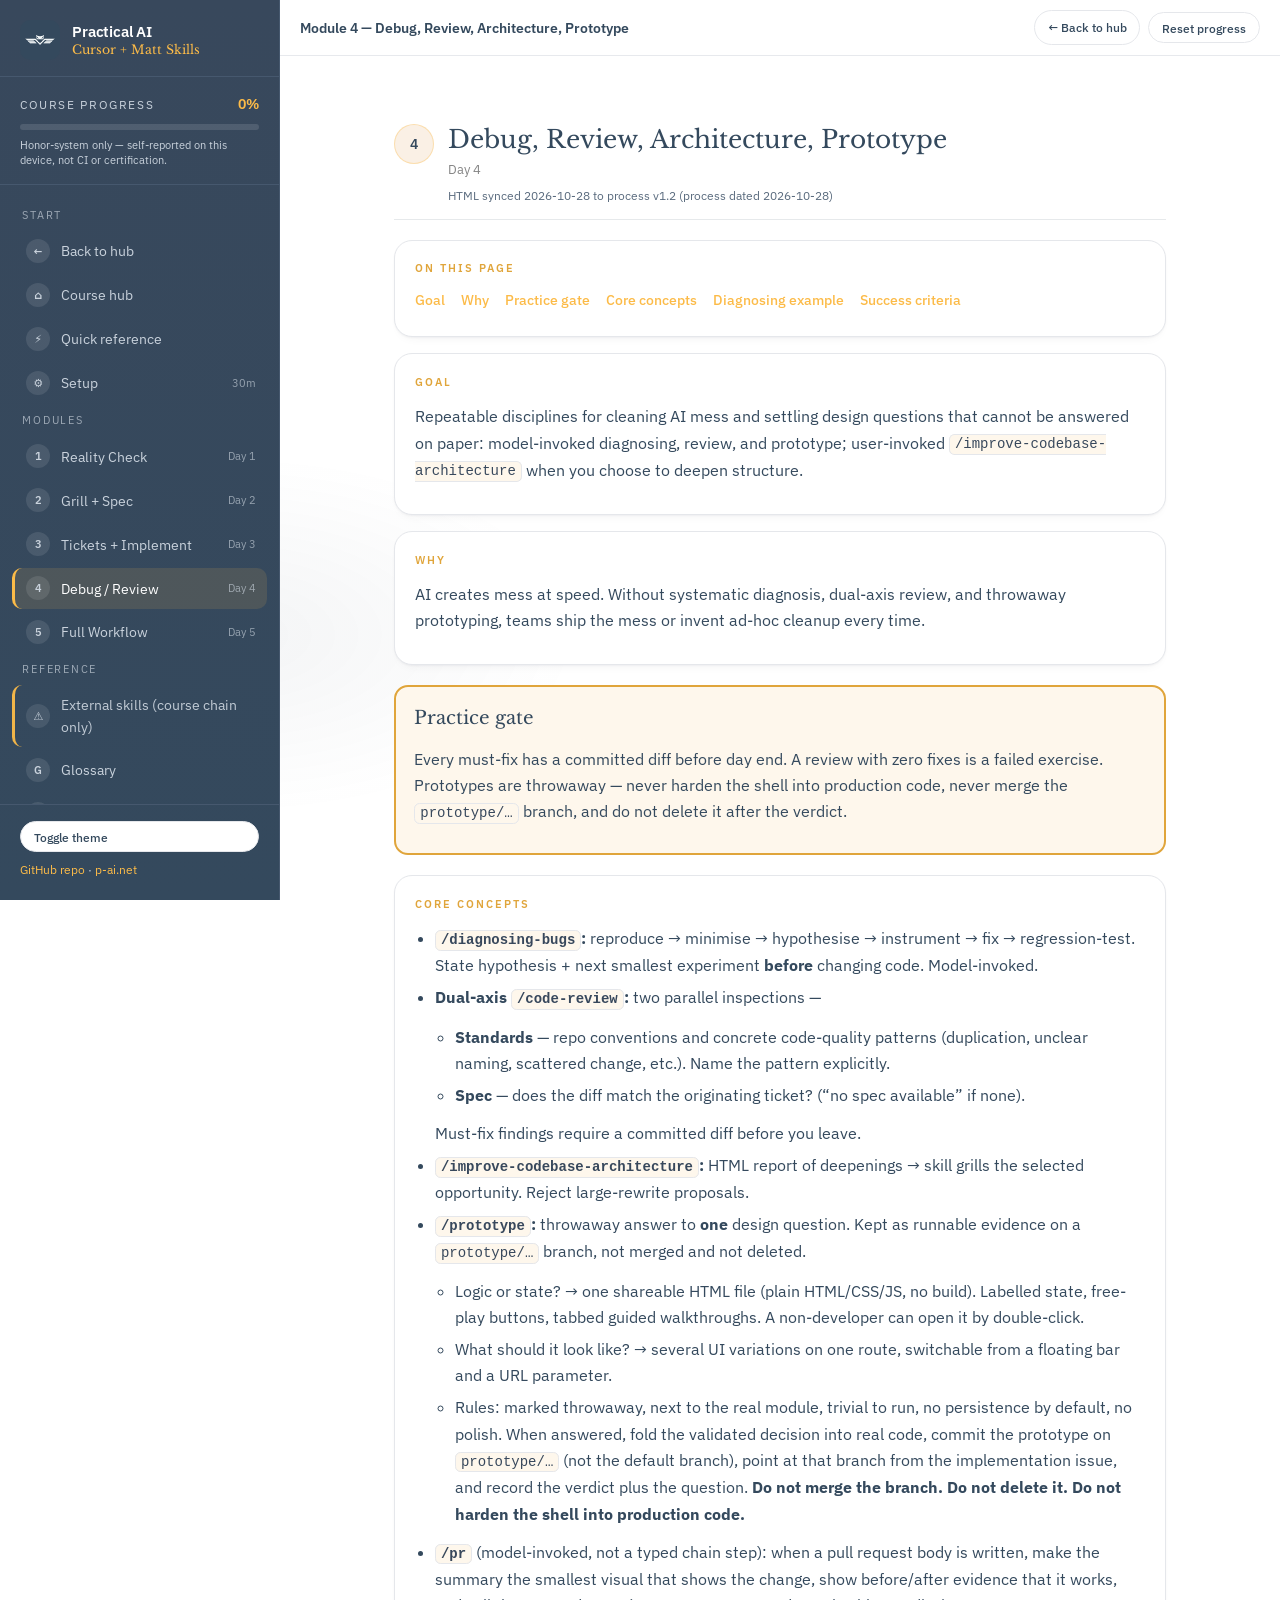
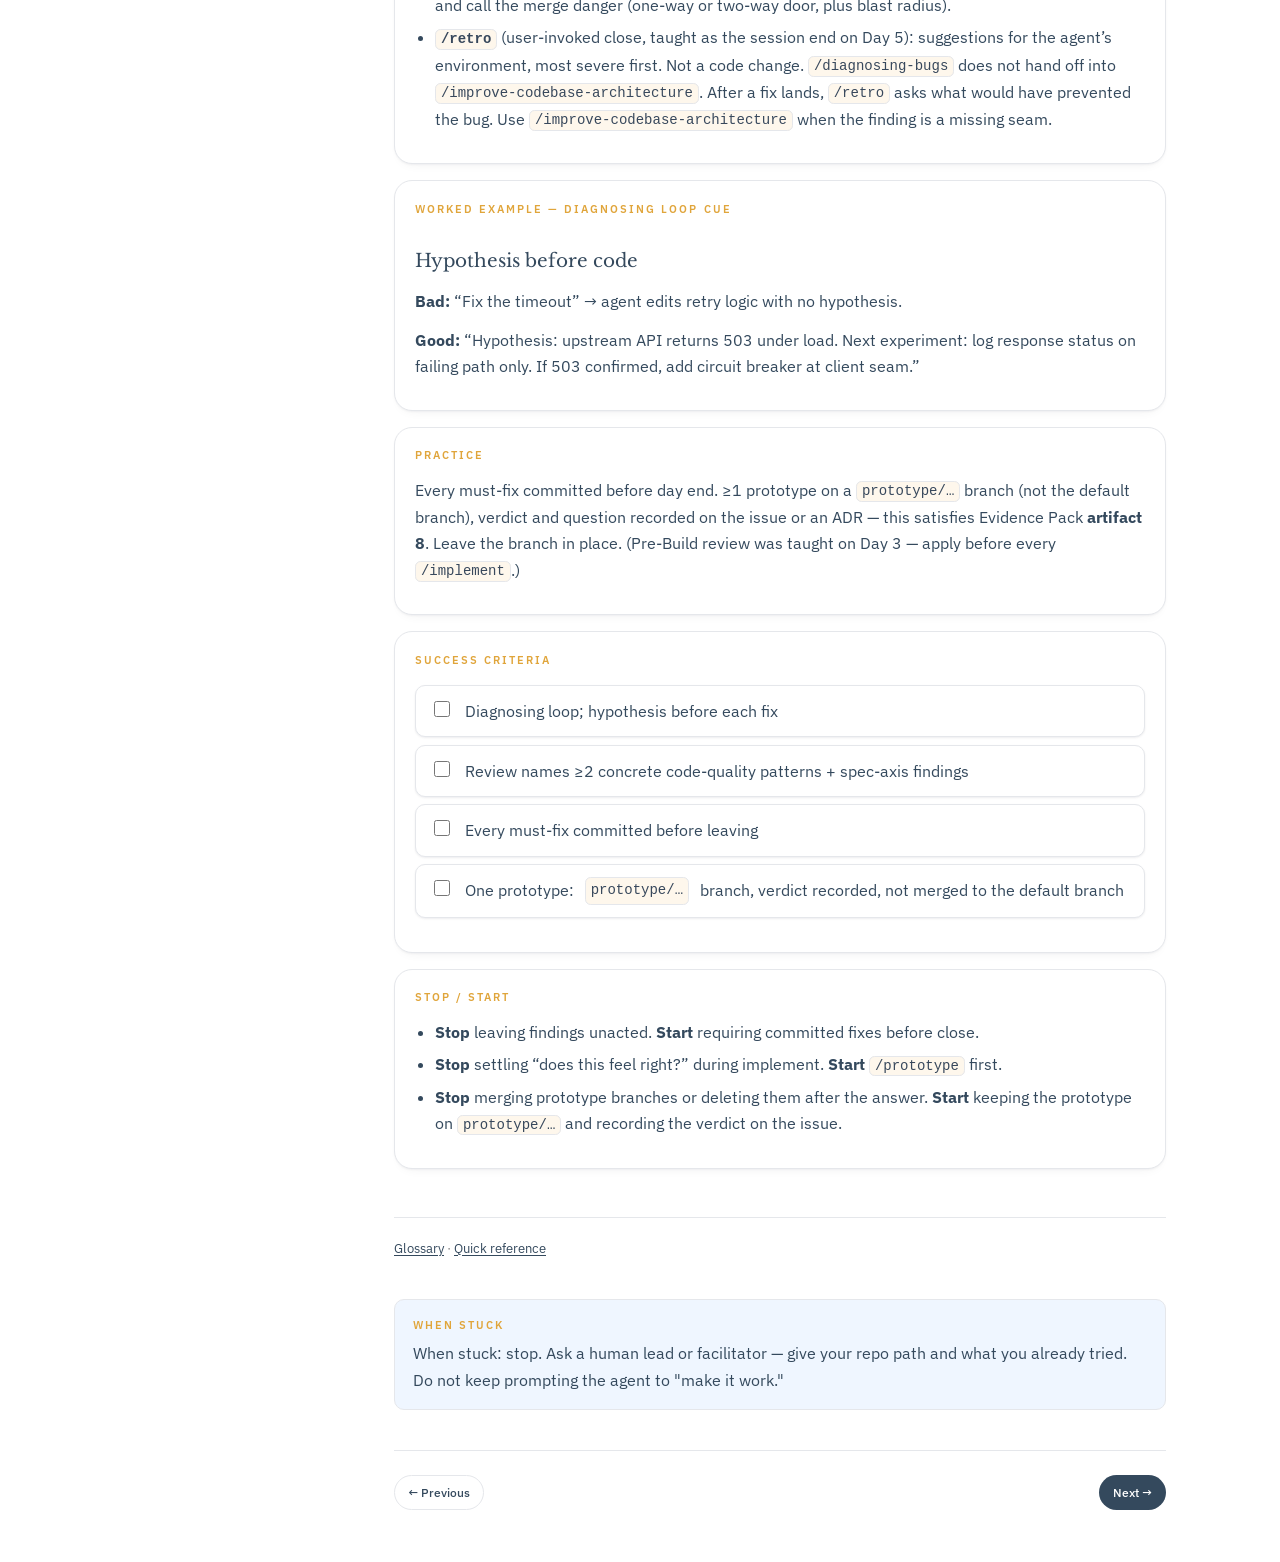
<file: docs/module-4.html>
<!DOCTYPE html>
<html lang="en">
<head>
  <meta charset="utf-8" />
  <meta name="viewport" content="width=device-width, initial-scale=1" />
  <title>Module 4 — Debug, Review, Architecture, Prototype | Cursor + Matt Skills</title>
  <link rel="icon" href="assets/favicon.ico" type="image/x-icon" />
  <link rel="preconnect" href="https://fonts.googleapis.com" />
  <link rel="preconnect" href="https://fonts.gstatic.com" crossorigin />
  <link href="https://fonts.googleapis.com/css2?family=IBM+Plex+Sans:wght@400;500;600;700&family=Libre+Baskerville:ital,wght@0,400;0,700;1,400&display=swap" rel="stylesheet" />
  <link rel="stylesheet" href="css/cursor-ai-dev.css" />
</head>
<body data-page="module-4" data-base="" data-file="module-4.html">
  <div class="overlay" id="navOverlay" aria-hidden="true"></div>
  <div class="app">
    <aside class="sidebar" id="sidebar" aria-label="Course navigation"></aside>
    <div class="main">
      <header class="topbar no-print">
        <button type="button" class="menu-btn" id="menuBtn" aria-label="Open navigation">☰</button>
        <div class="topbar-title">Module 4 — Debug, Review, Architecture, Prototype</div>
        <div class="topbar-actions">
          <button type="button" class="btn btn-ghost btn-sm" id="resetProgress">Reset progress</button>
        </div>
      </header>
      <main class="content" id="top">

        <section class="module" id="module-4">
          <div class="module-header">
            <div class="module-badge">4</div>
            <div>
              <h2>Debug, Review, Architecture, Prototype</h2>
              <p class="module-time">Day 4</p>
              <p class="sync-badge">HTML synced 2026-10-28 to process v1.2 (process dated 2026-10-28)</p>
            </div>
          </div>

          <nav class="section-card module-toc no-print" aria-label="On this page">
            <p class="eyebrow">On this page</p>
            <ul class="module-toc-list">
              <li><a href="#m4-goal">Goal</a></li>
              <li><a href="#m4-why">Why</a></li>
              <li><a href="#m4-hard-truth">Practice gate</a></li>
              <li><a href="#m4-core">Core concepts</a></li>
              <li><a href="#m4-diagnosing">Diagnosing example</a></li>
              <li><a href="#m4-success">Success criteria</a></li>
            </ul>
          </nav>

          <div class="section-card" id="m4-goal">
            <p class="eyebrow">Goal</p>
            <p>Repeatable disciplines for cleaning AI mess and settling design questions that cannot be answered on paper: model-invoked diagnosing, review, and prototype; user-invoked <code>/improve-codebase-architecture</code> when you choose to deepen structure.</p>
          </div>

          <div class="section-card" id="m4-why">
            <p class="eyebrow">Why</p>
            <p>AI creates mess at speed. Without systematic diagnosis, dual-axis review, and throwaway prototyping, teams ship the mess or invent ad-hoc cleanup every time.</p>
          </div>

          <div class="hard-truth" id="m4-hard-truth">
            <h3>Practice gate</h3>
            <p>Every must-fix has a committed diff before day end. A review with zero fixes is a failed exercise. Prototypes are throwaway — never harden the shell into production code, never merge the <code>prototype/…</code> branch, and do not delete it after the verdict.</p>
          </div>

          <div class="section-card" id="m4-core">
            <p class="eyebrow">Core concepts</p>
            <ul>
              <li><strong><code>/diagnosing-bugs</code>:</strong> reproduce → minimise → hypothesise → instrument → fix → regression-test. State hypothesis + next smallest experiment <strong>before</strong> changing code. Model-invoked.</li>
              <li><strong>Dual-axis <code>/code-review</code>:</strong> two parallel inspections —
                <ul>
                  <li><strong>Standards</strong> — repo conventions and concrete code-quality patterns (duplication, unclear naming, scattered change, etc.). Name the pattern explicitly.</li>
                  <li><strong>Spec</strong> — does the diff match the originating ticket? (“no spec available” if none).</li>
                </ul>
                Must-fix findings require a committed diff before you leave.
              </li>
              <li><strong><code>/improve-codebase-architecture</code>:</strong> HTML report of deepenings → skill grills the selected opportunity. Reject large-rewrite proposals.</li>
              <li><strong><code>/prototype</code>:</strong> throwaway answer to <strong>one</strong> design question. Kept as runnable evidence on a <code>prototype/…</code> branch, not merged and not deleted.
                <ul>
                  <li>Logic or state? → one shareable HTML file (plain HTML/CSS/JS, no build). Labelled state, free-play buttons, tabbed guided walkthroughs. A non-developer can open it by double-click.</li>
                  <li>What should it look like? → several UI variations on one route, switchable from a floating bar and a URL parameter.</li>
                  <li>Rules: marked throwaway, next to the real module, trivial to run, no persistence by default, no polish. When answered, fold the validated decision into real code, commit the prototype on <code>prototype/…</code> (not the default branch), point at that branch from the implementation issue, and record the verdict plus the question. <strong>Do not merge the branch. Do not delete it. Do not harden the shell into production code.</strong></li>
                </ul>
              </li>
              <li><strong><code>/pr</code></strong> (model-invoked, not a typed chain step): when a pull request body is written, make the summary the smallest visual that shows the change, show before/after evidence that it works, and call the merge danger (one-way or two-way door, plus blast radius).</li>
              <li><strong><code>/retro</code></strong> (user-invoked close, taught as the session end on Day 5): suggestions for the agent’s environment, most severe first. Not a code change. <code>/diagnosing-bugs</code> does not hand off into <code>/improve-codebase-architecture</code>. After a fix lands, <code>/retro</code> asks what would have prevented the bug. Use <code>/improve-codebase-architecture</code> when the finding is a missing seam.</li>
            </ul>
          </div>

          <div class="section-card" id="m4-diagnosing">
            <p class="eyebrow">Worked example — diagnosing loop cue</p>
            <h3>Hypothesis before code</h3>
            <p><strong>Bad:</strong> “Fix the timeout” → agent edits retry logic with no hypothesis.</p>
            <p style="margin-top:0.5rem"><strong>Good:</strong> “Hypothesis: upstream API returns 503 under load. Next experiment: log response status on failing path only. If 503 confirmed, add circuit breaker at client seam.”</p>
          </div>

          <div class="section-card">
            <p class="eyebrow">Practice</p>
            <p>Every must-fix committed before day end. ≥1 prototype on a <code>prototype/…</code> branch (not the default branch), verdict and question recorded on the issue or an ADR — this satisfies Evidence Pack <strong>artifact 8</strong>. Leave the branch in place. (Pre-Build review was taught on Day 3 — apply before every <code>/implement</code>.)</p>
          </div>

          <div class="section-card" id="m4-success">
            <p class="eyebrow">Success criteria</p>
            <ul class="checklist">
              <li><label><input type="checkbox" data-progress="m4-c1" /> Diagnosing loop; hypothesis before each fix</label></li>
              <li><label><input type="checkbox" data-progress="m4-c2" /> Review names ≥2 concrete code-quality patterns + spec-axis findings</label></li>
              <li><label><input type="checkbox" data-progress="m4-c3" /> Every must-fix committed before leaving</label></li>
              <li><label><input type="checkbox" data-progress="m4-c4" /> One prototype: <code>prototype/…</code> branch, verdict recorded, not merged to the default branch</label></li>
            </ul>
          </div>

          <div class="section-card">
            <p class="eyebrow">Stop / Start</p>
            <ul>
              <li><strong>Stop</strong> leaving findings unacted. <strong>Start</strong> requiring committed fixes before close.</li>
              <li><strong>Stop</strong> settling “does this feel right?” during implement. <strong>Start</strong> <code>/prototype</code> first.</li>
              <li><strong>Stop</strong> merging prototype branches or deleting them after the answer. <strong>Start</strong> keeping the prototype on <code>prototype/…</code> and recording the verdict on the issue.</li>
            </ul>
          </div>

          <p class="footer-note"><a href="glossary.html">Glossary</a> · <a href="quick-reference.html">Quick reference</a></p>

        </section>

        <div class="page-nav no-print" id="pageNav"></div>
      </main>
    </div>
  </div>
  <script src="js/cursor-ai-dev.js"></script>
</body>
</html>
</file>
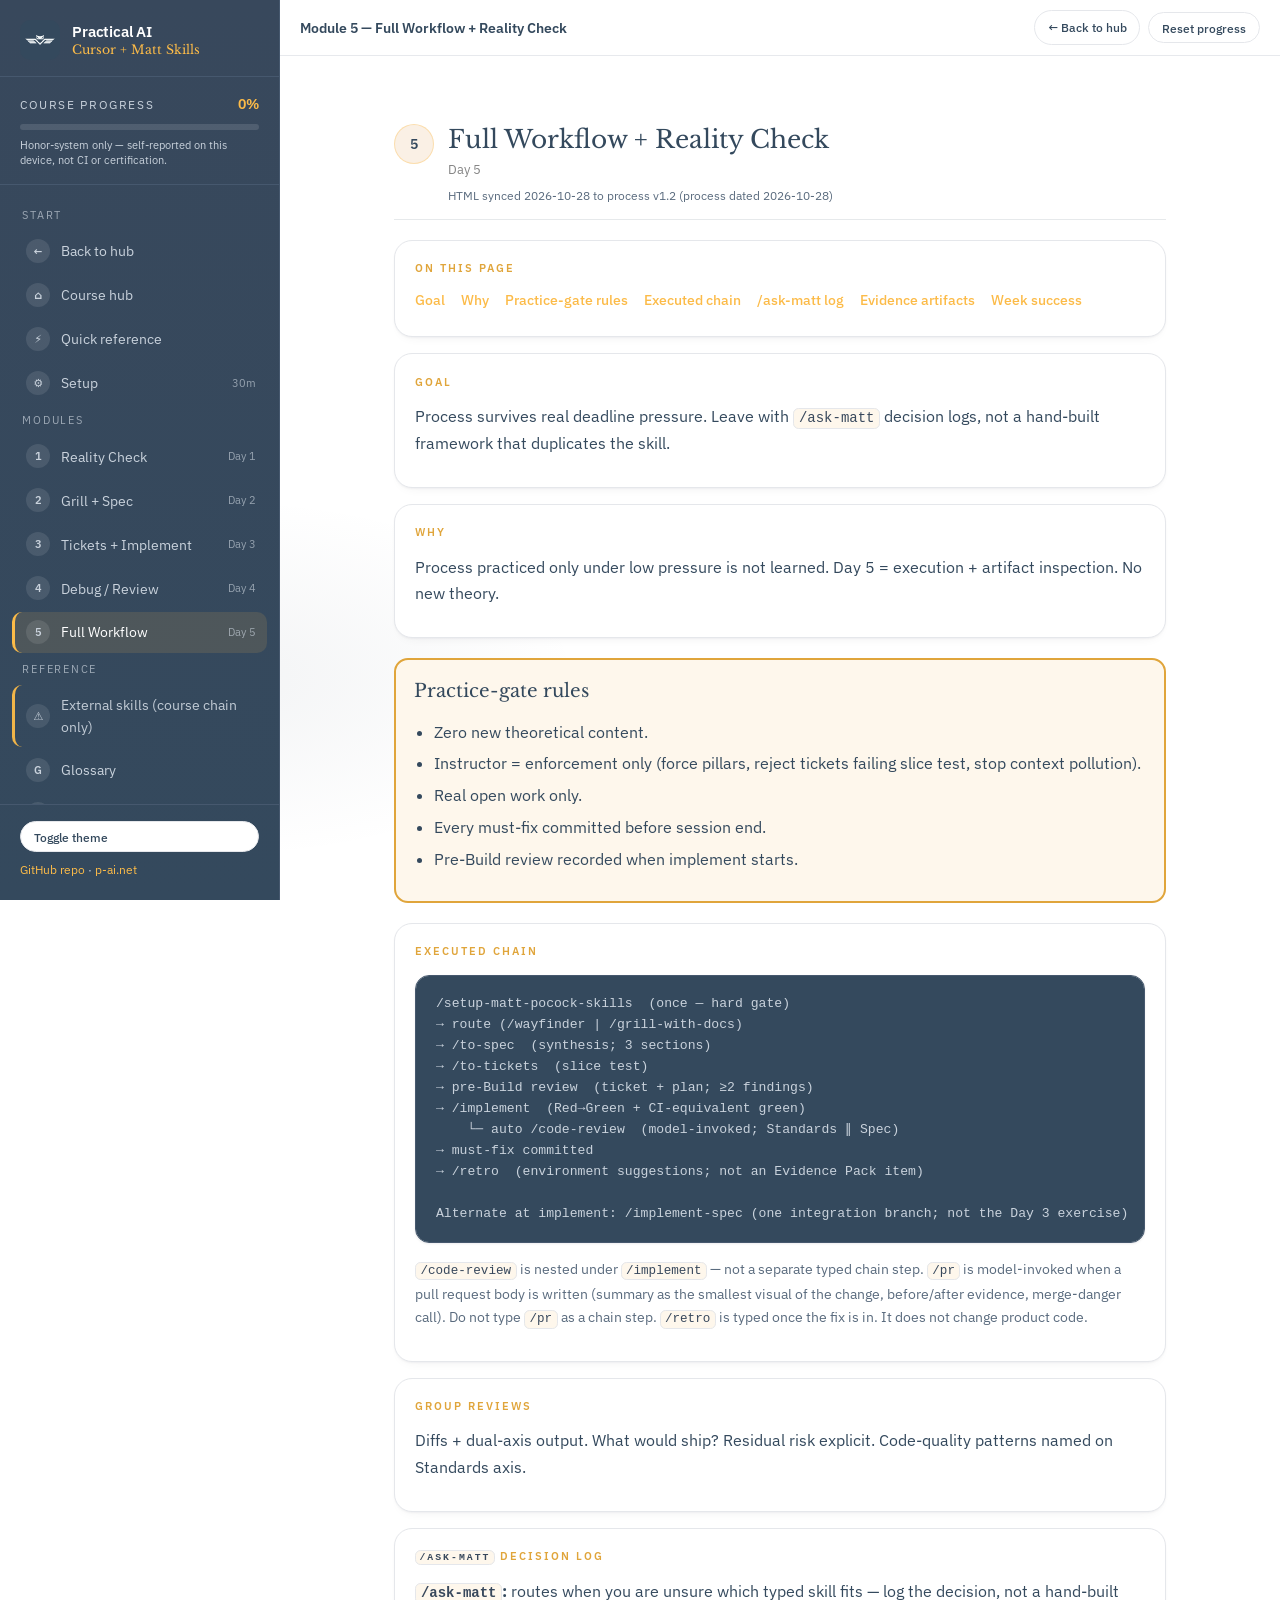
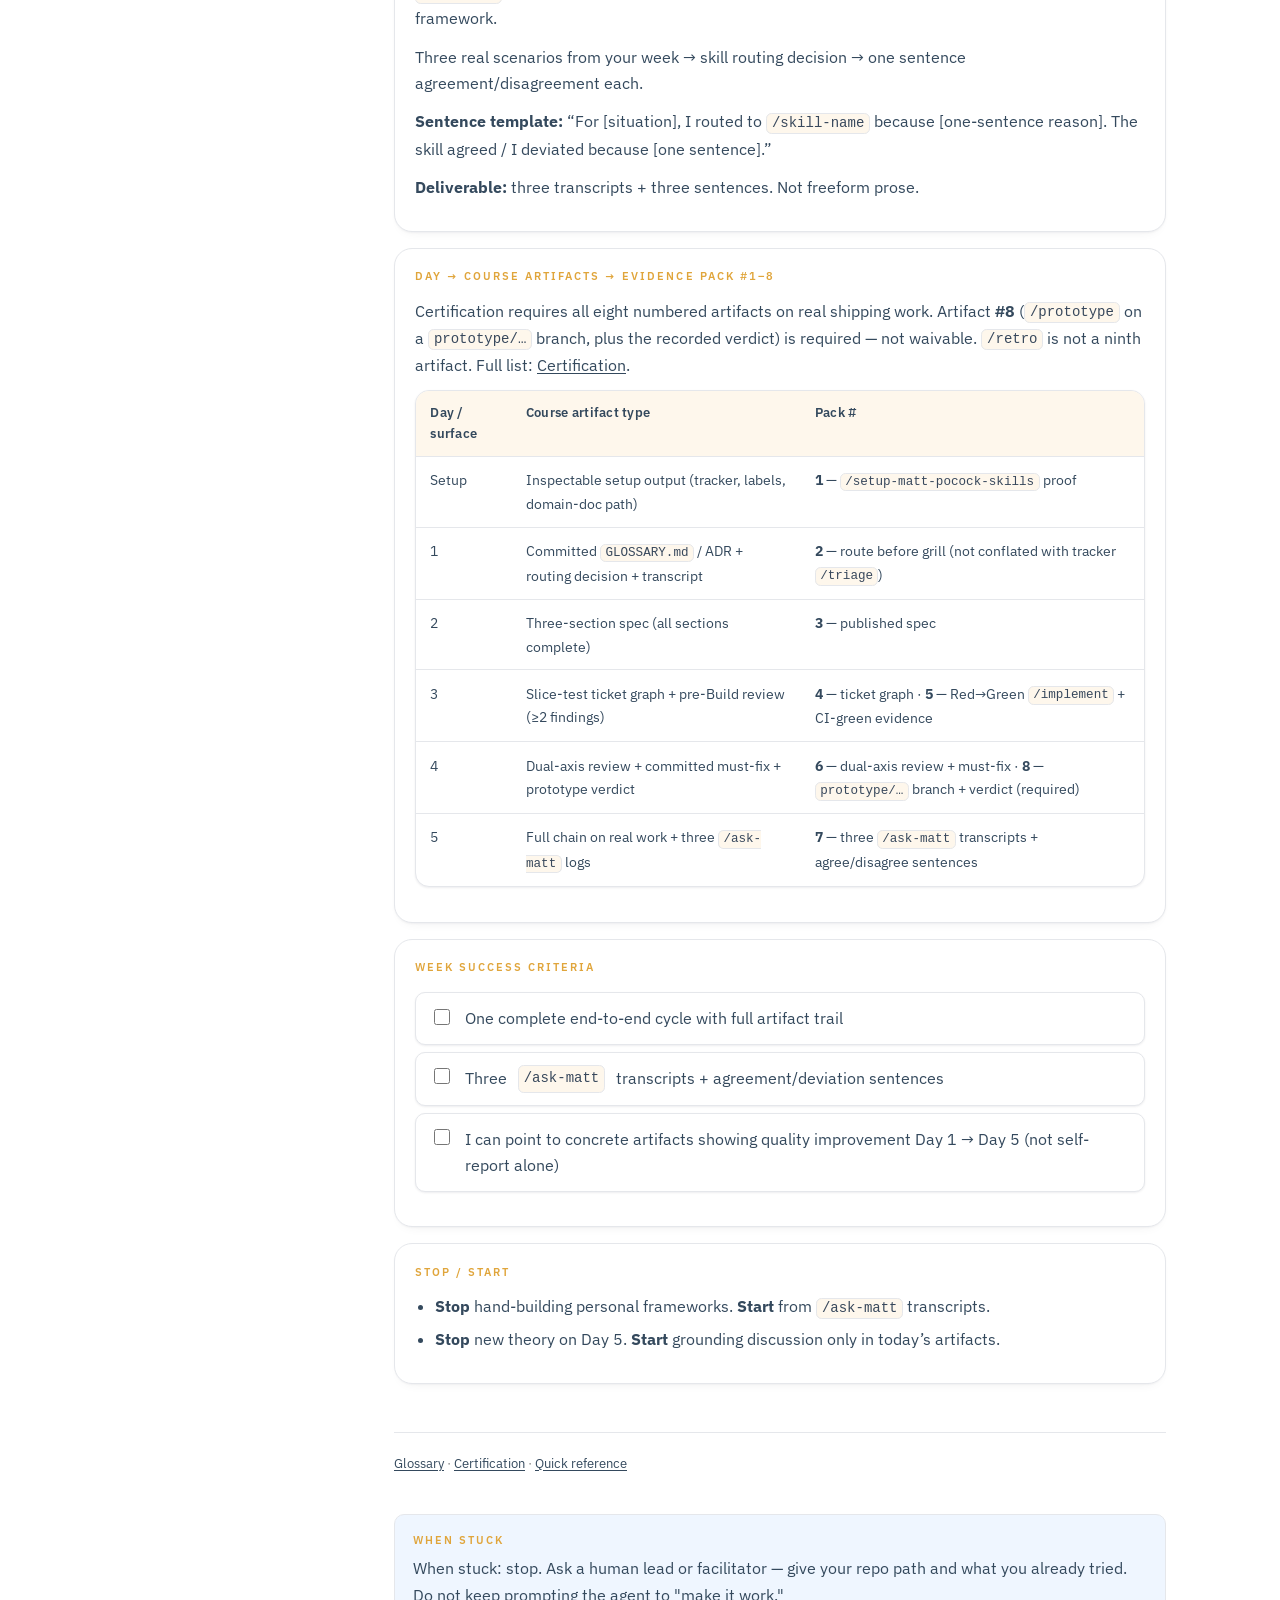
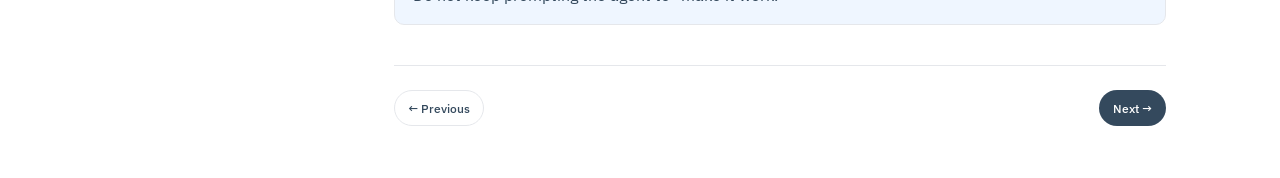
<file: docs/module-5.html>
<!DOCTYPE html>
<html lang="en">
<head>
  <meta charset="utf-8" />
  <meta name="viewport" content="width=device-width, initial-scale=1" />
  <title>Module 5 — Full Workflow + Reality Check | Cursor + Matt Skills</title>
  <link rel="icon" href="assets/favicon.ico" type="image/x-icon" />
  <link rel="preconnect" href="https://fonts.googleapis.com" />
  <link rel="preconnect" href="https://fonts.gstatic.com" crossorigin />
  <link href="https://fonts.googleapis.com/css2?family=IBM+Plex+Sans:wght@400;500;600;700&family=Libre+Baskerville:ital,wght@0,400;0,700;1,400&display=swap" rel="stylesheet" />
  <link rel="stylesheet" href="css/cursor-ai-dev.css" />
</head>
<body data-page="module-5" data-base="" data-file="module-5.html">
  <div class="overlay" id="navOverlay" aria-hidden="true"></div>
  <div class="app">
    <aside class="sidebar" id="sidebar" aria-label="Course navigation"></aside>
    <div class="main">
      <header class="topbar no-print">
        <button type="button" class="menu-btn" id="menuBtn" aria-label="Open navigation">☰</button>
        <div class="topbar-title">Module 5 — Full Workflow + Reality Check</div>
        <div class="topbar-actions">
          <button type="button" class="btn btn-ghost btn-sm" id="resetProgress">Reset progress</button>
        </div>
      </header>
      <main class="content" id="top">

        <section class="module" id="module-5">
          <div class="module-header">
            <div class="module-badge">5</div>
            <div>
              <h2>Full Workflow + Reality Check</h2>
              <p class="module-time">Day 5</p>
              <p class="sync-badge">HTML synced 2026-10-28 to process v1.2 (process dated 2026-10-28)</p>
            </div>
          </div>

          <nav class="section-card module-toc no-print" aria-label="On this page">
            <p class="eyebrow">On this page</p>
            <ul class="module-toc-list">
              <li><a href="#m5-goal">Goal</a></li>
              <li><a href="#m5-why">Why</a></li>
              <li><a href="#m5-hard-truth">Practice-gate rules</a></li>
              <li><a href="#m5-chain">Executed chain</a></li>
              <li><a href="#m5-ask-matt">/ask-matt log</a></li>
              <li><a href="#m5-artifacts">Evidence artifacts</a></li>
              <li><a href="#m5-success">Week success</a></li>
            </ul>
          </nav>

          <div class="section-card" id="m5-goal">
            <p class="eyebrow">Goal</p>
            <p>Process survives real deadline pressure. Leave with <code>/ask-matt</code> decision logs, not a hand-built framework that duplicates the skill.</p>
          </div>

          <div class="section-card" id="m5-why">
            <p class="eyebrow">Why</p>
            <p>Process practiced only under low pressure is not learned. Day 5 = execution + artifact inspection. No new theory.</p>
          </div>

          <div class="hard-truth" id="m5-hard-truth">
            <h3>Practice-gate rules</h3>
            <ul>
              <li>Zero new theoretical content.</li>
              <li>Instructor = enforcement only (force pillars, reject tickets failing slice test, stop context pollution).</li>
              <li>Real open work only.</li>
              <li>Every must-fix committed before session end.</li>
              <li>Pre-Build review recorded when implement starts.</li>
            </ul>
          </div>

          <div class="section-card" id="m5-chain">
            <p class="eyebrow">Executed chain</p>
            <pre class="code-block"><code>/setup-matt-pocock-skills  (once — hard gate)
→ route (/wayfinder | /grill-with-docs)
→ /to-spec  (synthesis; 3 sections)
→ /to-tickets  (slice test)
→ pre-Build review  (ticket + plan; ≥2 findings)
→ /implement  (Red→Green + CI-equivalent green)
    └─ auto /code-review  (model-invoked; Standards ‖ Spec)
→ must-fix committed
→ /retro  (environment suggestions; not an Evidence Pack item)

Alternate at implement: /implement-spec (one integration branch; not the Day 3 exercise)</code></pre>
            <p style="margin-top:0.75rem;font-size:0.9rem;color:var(--ink-faint)"><code>/code-review</code> is nested under <code>/implement</code> — not a separate typed chain step. <code>/pr</code> is model-invoked when a pull request body is written (summary as the smallest visual of the change, before/after evidence, merge-danger call). Do not type <code>/pr</code> as a chain step. <code>/retro</code> is typed once the fix is in. It does not change product code.</p>
          </div>

          <div class="section-card">
            <p class="eyebrow">Group reviews</p>
            <p>Diffs + dual-axis output. What would ship? Residual risk explicit. Code-quality patterns named on Standards axis.</p>
          </div>

          <div class="section-card" id="m5-ask-matt">
            <p class="eyebrow"><code>/ask-matt</code> decision log</p>
            <p><strong><code>/ask-matt</code>:</strong> routes when you are unsure which typed skill fits — log the decision, not a hand-built framework.</p>
            <p style="margin-top:0.5rem">Three real scenarios from your week → skill routing decision → one sentence agreement/disagreement each.</p>
            <p style="margin-top:0.75rem"><strong>Sentence template:</strong> “For [situation], I routed to <code>/skill-name</code> because [one-sentence reason]. The skill agreed / I deviated because [one sentence].”</p>
            <p style="margin-top:0.5rem"><strong>Deliverable:</strong> three transcripts + three sentences. Not freeform prose.</p>
          </div>

          <div class="section-card" id="m5-artifacts">
            <p class="eyebrow">Day → course artifacts → Evidence Pack #1–8</p>
            <p>Certification requires all eight numbered artifacts on real shipping work. Artifact <strong>#8</strong> (<code>/prototype</code> on a <code>prototype/…</code> branch, plus the recorded verdict) is required — not waivable. <code>/retro</code> is not a ninth artifact. Full list: <a href="certification.html">Certification</a>.</p>
            <div class="table-wrap" style="margin-top:0.75rem">
              <table>
                <thead><tr><th>Day / surface</th><th>Course artifact type</th><th>Pack #</th></tr></thead>
                <tbody>
                  <tr><td>Setup</td><td>Inspectable setup output (tracker, labels, domain-doc path)</td><td><strong>1</strong> — <code>/setup-matt-pocock-skills</code> proof</td></tr>
                  <tr><td>1</td><td>Committed <code>GLOSSARY.md</code> / ADR + routing decision + transcript</td><td><strong>2</strong> — route before grill (not conflated with tracker <code>/triage</code>)</td></tr>
                  <tr><td>2</td><td>Three-section spec (all sections complete)</td><td><strong>3</strong> — published spec</td></tr>
                  <tr><td>3</td><td>Slice-test ticket graph + pre-Build review (≥2 findings)</td><td><strong>4</strong> — ticket graph · <strong>5</strong> — Red→Green <code>/implement</code> + CI-green evidence</td></tr>
                  <tr><td>4</td><td>Dual-axis review + committed must-fix + prototype verdict</td><td><strong>6</strong> — dual-axis review + must-fix · <strong>8</strong> — <code>prototype/…</code> branch + verdict (required)</td></tr>
                  <tr><td>5</td><td>Full chain on real work + three <code>/ask-matt</code> logs</td><td><strong>7</strong> — three <code>/ask-matt</code> transcripts + agree/disagree sentences</td></tr>
                </tbody>
              </table>
            </div>
          </div>

          <div class="section-card" id="m5-success">
            <p class="eyebrow">Week success criteria</p>
            <ul class="checklist">
              <li><label><input type="checkbox" data-progress="m5-c1" /> One complete end-to-end cycle with full artifact trail</label></li>
              <li><label><input type="checkbox" data-progress="m5-c2" /> Three <code>/ask-matt</code> transcripts + agreement/deviation sentences</label></li>
              <li><label><input type="checkbox" data-progress="m5-c3" /> I can point to concrete artifacts showing quality improvement Day 1 → Day 5 (not self-report alone)</label></li>
            </ul>
          </div>

          <div class="section-card">
            <p class="eyebrow">Stop / Start</p>
            <ul>
              <li><strong>Stop</strong> hand-building personal frameworks. <strong>Start</strong> from <code>/ask-matt</code> transcripts.</li>
              <li><strong>Stop</strong> new theory on Day 5. <strong>Start</strong> grounding discussion only in today’s artifacts.</li>
            </ul>
          </div>

          <p class="footer-note"><a href="glossary.html">Glossary</a> · <a href="certification.html">Certification</a> · <a href="quick-reference.html">Quick reference</a></p>

        </section>

        <div class="page-nav no-print" id="pageNav"></div>
      </main>
    </div>
  </div>
  <script src="js/cursor-ai-dev.js"></script>
</body>
</html>
</file>
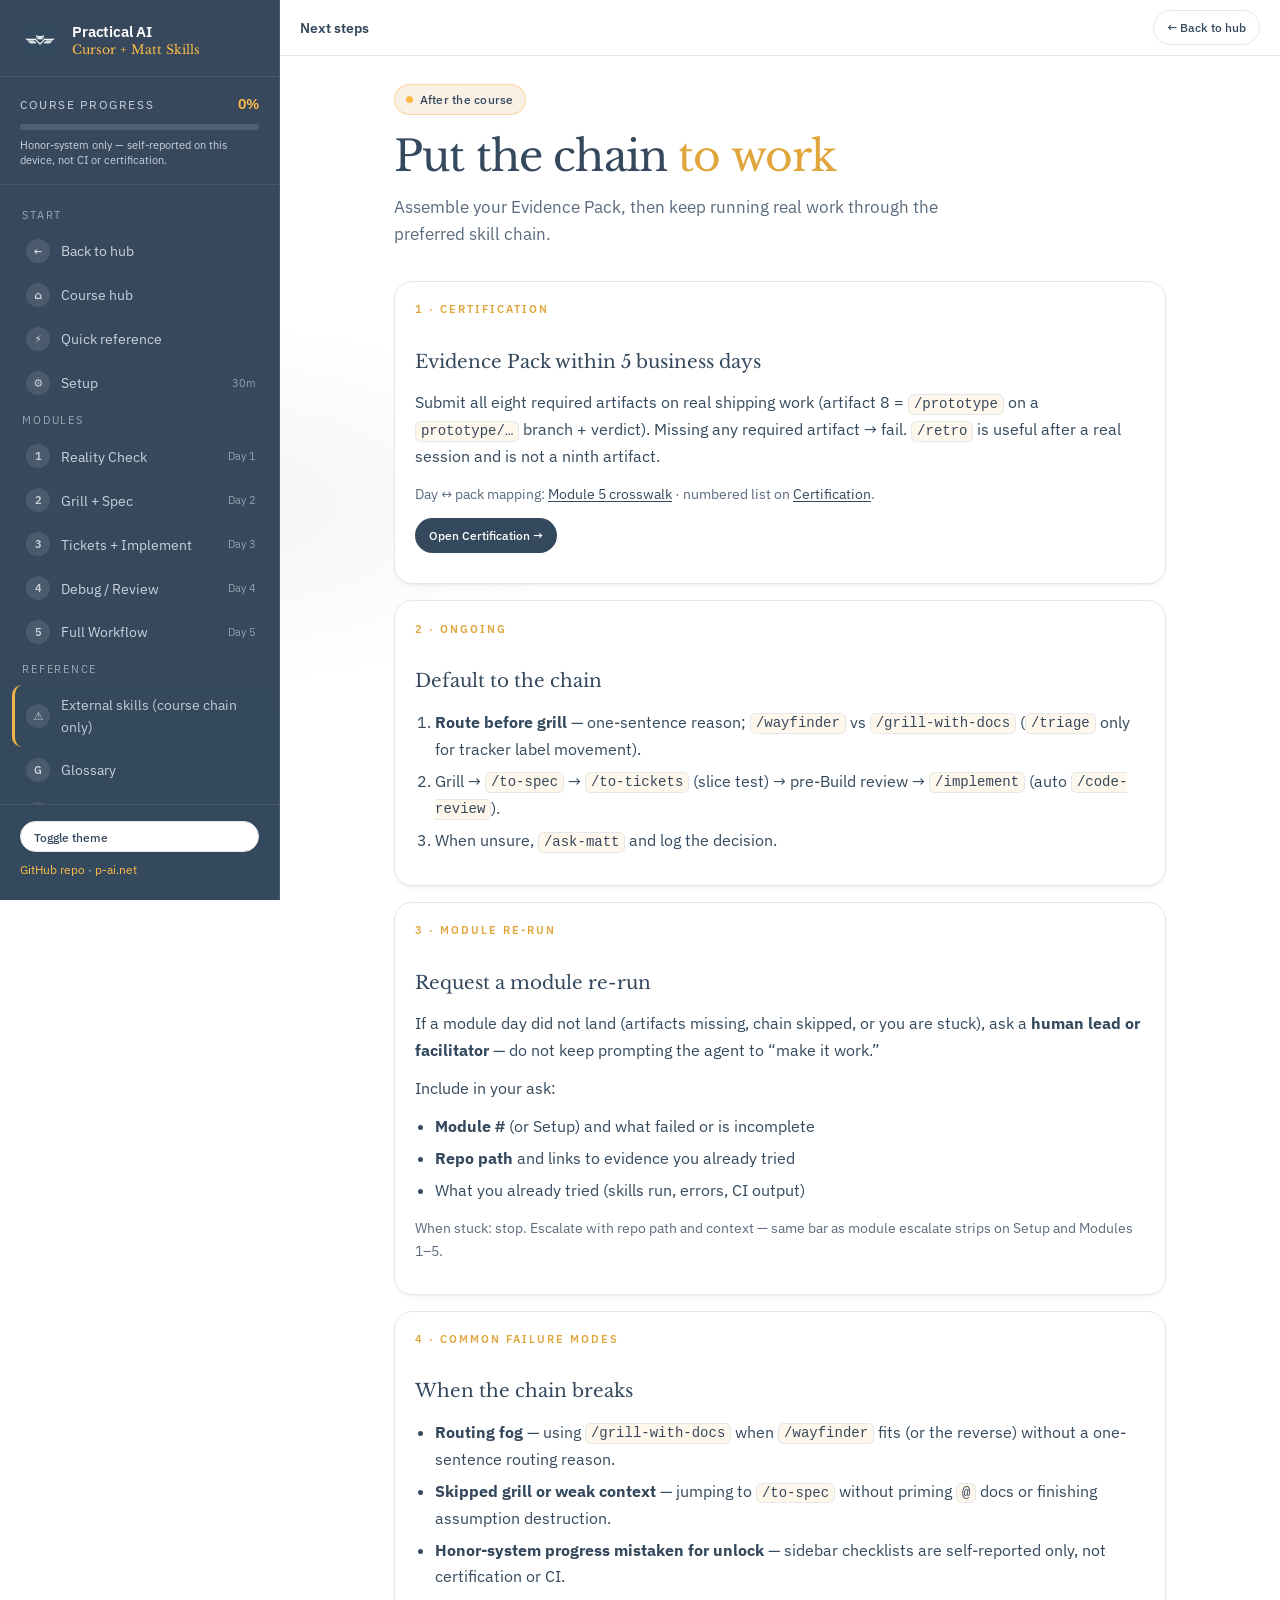
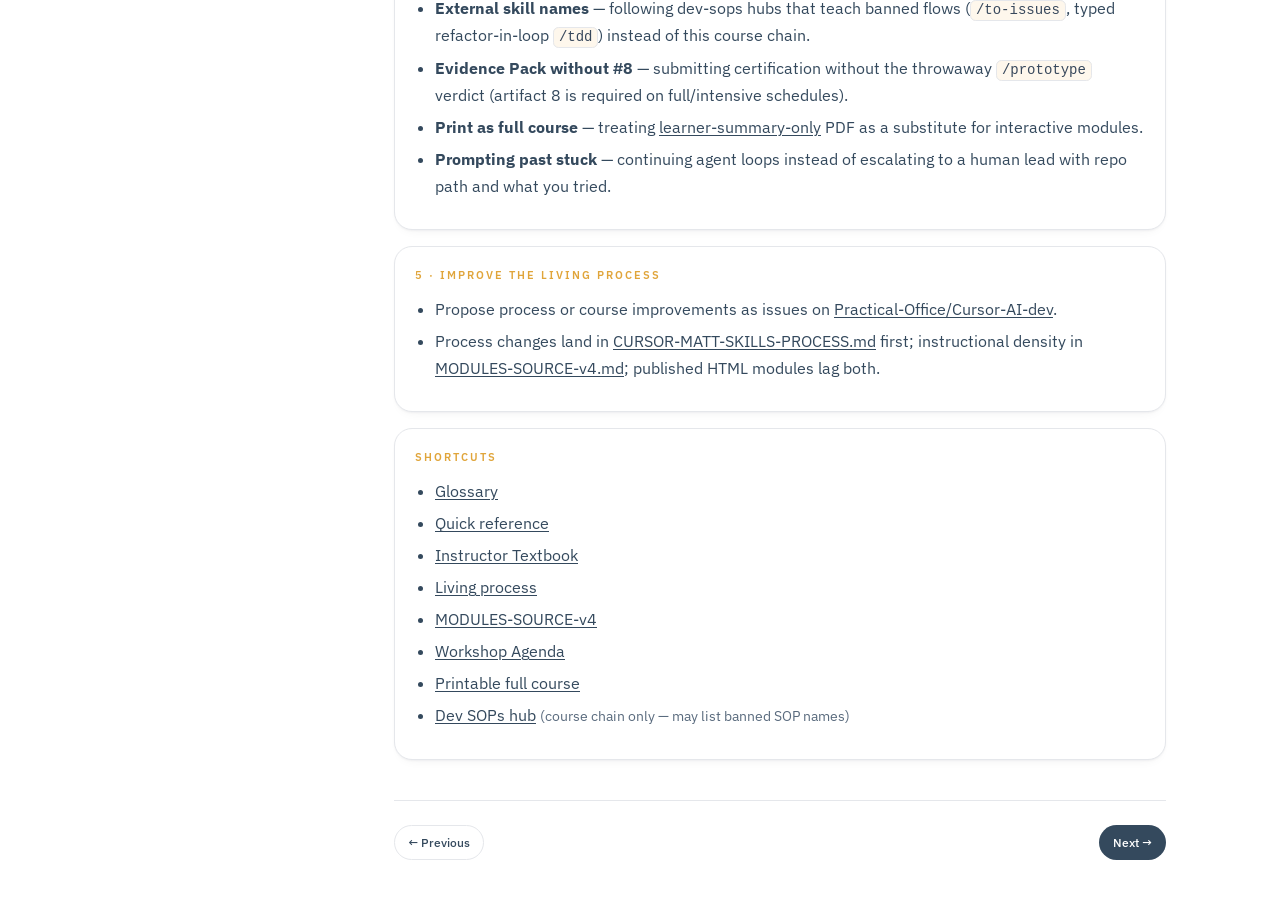
<file: docs/next-steps.html>
<!DOCTYPE html>
<html lang="en">
<head>
  <meta charset="utf-8" />
  <meta name="viewport" content="width=device-width, initial-scale=1" />
  <title>Next steps | Cursor + Matt Skills</title>
  <link rel="icon" href="assets/favicon.ico" type="image/x-icon" />
  <link rel="preconnect" href="https://fonts.googleapis.com" />
  <link rel="preconnect" href="https://fonts.gstatic.com" crossorigin />
  <link href="https://fonts.googleapis.com/css2?family=IBM+Plex+Sans:wght@400;500;600;700&family=Libre+Baskerville:ital,wght@0,400;0,700;1,400&display=swap" rel="stylesheet" />
  <link rel="stylesheet" href="css/cursor-ai-dev.css" />
</head>
<body data-page="next-steps" data-base="" data-file="next-steps.html">
  <div class="overlay" id="navOverlay" aria-hidden="true"></div>
  <div class="app">
    <aside class="sidebar" id="sidebar" aria-label="Course navigation"></aside>
    <div class="main">
      <header class="topbar no-print">
        <button type="button" class="menu-btn" id="menuBtn" aria-label="Open navigation">☰</button>
        <div class="topbar-title">Next steps</div>
        <div class="topbar-actions">
          
        </div>
      </header>
      <main class="content" id="top">

        <section class="hero">
          <span class="status-chip">After the course</span>
          <h1>Put the chain <em>to work</em></h1>
          <p class="hero-lede">Assemble your Evidence Pack, then keep running real work through the preferred skill chain.</p>
        </section>

        <div class="section-card">
          <p class="eyebrow">1 · Certification</p>
          <h3>Evidence Pack within 5 business days</h3>
          <p>Submit all eight required artifacts on real shipping work (artifact 8 = <code>/prototype</code> on a <code>prototype/…</code> branch + verdict). Missing any required artifact → fail. <code>/retro</code> is useful after a real session and is not a ninth artifact.</p>
          <p style="margin-top:0.5rem;font-size:0.9rem;color:var(--ink-faint)">Day ↔ pack mapping: <a href="module-5.html#m5-artifacts">Module 5 crosswalk</a> · numbered list on <a href="certification.html">Certification</a>.</p>
          <p style="margin-top:0.75rem"><a class="btn btn-primary btn-sm" href="certification.html">Open Certification →</a></p>
        </div>

        <div class="section-card">
          <p class="eyebrow">2 · Ongoing</p>
          <h3>Default to the chain</h3>
          <ol>
            <li><strong>Route before grill</strong> — one-sentence reason; <code>/wayfinder</code> vs <code>/grill-with-docs</code> (<code>/triage</code> only for tracker label movement).</li>
            <li>Grill → <code>/to-spec</code> → <code>/to-tickets</code> (slice test) → pre-Build review → <code>/implement</code> (auto <code>/code-review</code>).</li>
            <li>When unsure, <code>/ask-matt</code> and log the decision.</li>
          </ol>
        </div>

        <div class="section-card">
          <p class="eyebrow">3 · Module re-run</p>
          <h3>Request a module re-run</h3>
          <p>If a module day did not land (artifacts missing, chain skipped, or you are stuck), ask a <strong>human lead or facilitator</strong> — do not keep prompting the agent to “make it work.”</p>
          <p style="margin-top:0.5rem">Include in your ask:</p>
          <ul>
            <li><strong>Module #</strong> (or Setup) and what failed or is incomplete</li>
            <li><strong>Repo path</strong> and links to evidence you already tried</li>
            <li>What you already tried (skills run, errors, CI output)</li>
          </ul>
          <p style="margin-top:0.5rem;font-size:0.9rem;color:var(--ink-faint)">When stuck: stop. Escalate with repo path and context — same bar as module escalate strips on Setup and Modules 1–5.</p>
        </div>

        <div class="section-card">
          <p class="eyebrow">4 · Common failure modes</p>
          <h3>When the chain breaks</h3>
          <ul>
            <li><strong>Routing fog</strong> — using <code>/grill-with-docs</code> when <code>/wayfinder</code> fits (or the reverse) without a one-sentence routing reason.</li>
            <li><strong>Skipped grill or weak context</strong> — jumping to <code>/to-spec</code> without priming <code>@</code> docs or finishing assumption destruction.</li>
            <li><strong>Honor-system progress mistaken for unlock</strong> — sidebar checklists are self-reported only, not certification or CI.</li>
            <li><strong>External skill names</strong> — following dev-sops hubs that teach banned flows (<code>/to-issues</code>, typed refactor-in-loop <code>/tdd</code>) instead of this course chain.</li>
            <li><strong>Evidence Pack without #8</strong> — submitting certification without the throwaway <code>/prototype</code> verdict (artifact 8 is required on full/intensive schedules).</li>
            <li><strong>Print as full course</strong> — treating <a href="course-full.html">learner-summary-only</a> PDF as a substitute for interactive modules.</li>
            <li><strong>Prompting past stuck</strong> — continuing agent loops instead of escalating to a human lead with repo path and what you tried.</li>
          </ul>
        </div>

        <div class="section-card">
          <p class="eyebrow">5 · Improve the living process</p>
          <ul>
            <li>Propose process or course improvements as issues on <a href="https://github.com/Practical-Office/Cursor-AI-dev" target="_blank" rel="noopener noreferrer">Practical-Office/Cursor-AI-dev</a>.</li>
            <li>Process changes land in <a href="https://github.com/Practical-Office/Cursor-AI-dev/blob/main/docs/reference/CURSOR-MATT-SKILLS-PROCESS.md" target="_blank" rel="noopener noreferrer">CURSOR-MATT-SKILLS-PROCESS.md</a> first; instructional density in <a href="https://github.com/Practical-Office/Cursor-AI-dev/blob/main/docs/reference/MODULES-SOURCE-v4.md" target="_blank" rel="noopener noreferrer">MODULES-SOURCE-v4.md</a>; published HTML modules lag both.</li>
          </ul>
        </div>

        <div class="section-card">
          <p class="eyebrow">Shortcuts</p>
          <ul>
            <li><a href="glossary.html">Glossary</a></li>
            <li><a href="quick-reference.html">Quick reference</a></li>
            <li><a href="instructor-textbook.html">Instructor Textbook</a></li>
            <li><a href="https://github.com/Practical-Office/Cursor-AI-dev/blob/main/docs/reference/CURSOR-MATT-SKILLS-PROCESS.md" target="_blank" rel="noopener noreferrer">Living process</a></li>
            <li><a href="https://github.com/Practical-Office/Cursor-AI-dev/blob/main/docs/reference/MODULES-SOURCE-v4.md" target="_blank" rel="noopener noreferrer">MODULES-SOURCE-v4</a></li>
            <li><a href="https://github.com/Practical-Office/Cursor-AI-dev/blob/main/docs/reference/WORKSHOP-AGENDA.md" target="_blank" rel="noopener noreferrer">Workshop Agenda</a></li>
            <li><a href="course-full.html">Printable full course</a></li>
            <li><a href="https://practical-office.github.io/dev-sops/">Dev SOPs hub</a> <span style="font-size:0.9rem;color:var(--ink-faint)">(course chain only — may list banned SOP names)</span></li>
          </ul>
        </div>

        <div class="page-nav no-print" id="pageNav"></div>
      </main>
    </div>
  </div>
  <script src="js/cursor-ai-dev.js"></script>
</body>
</html>
</file>
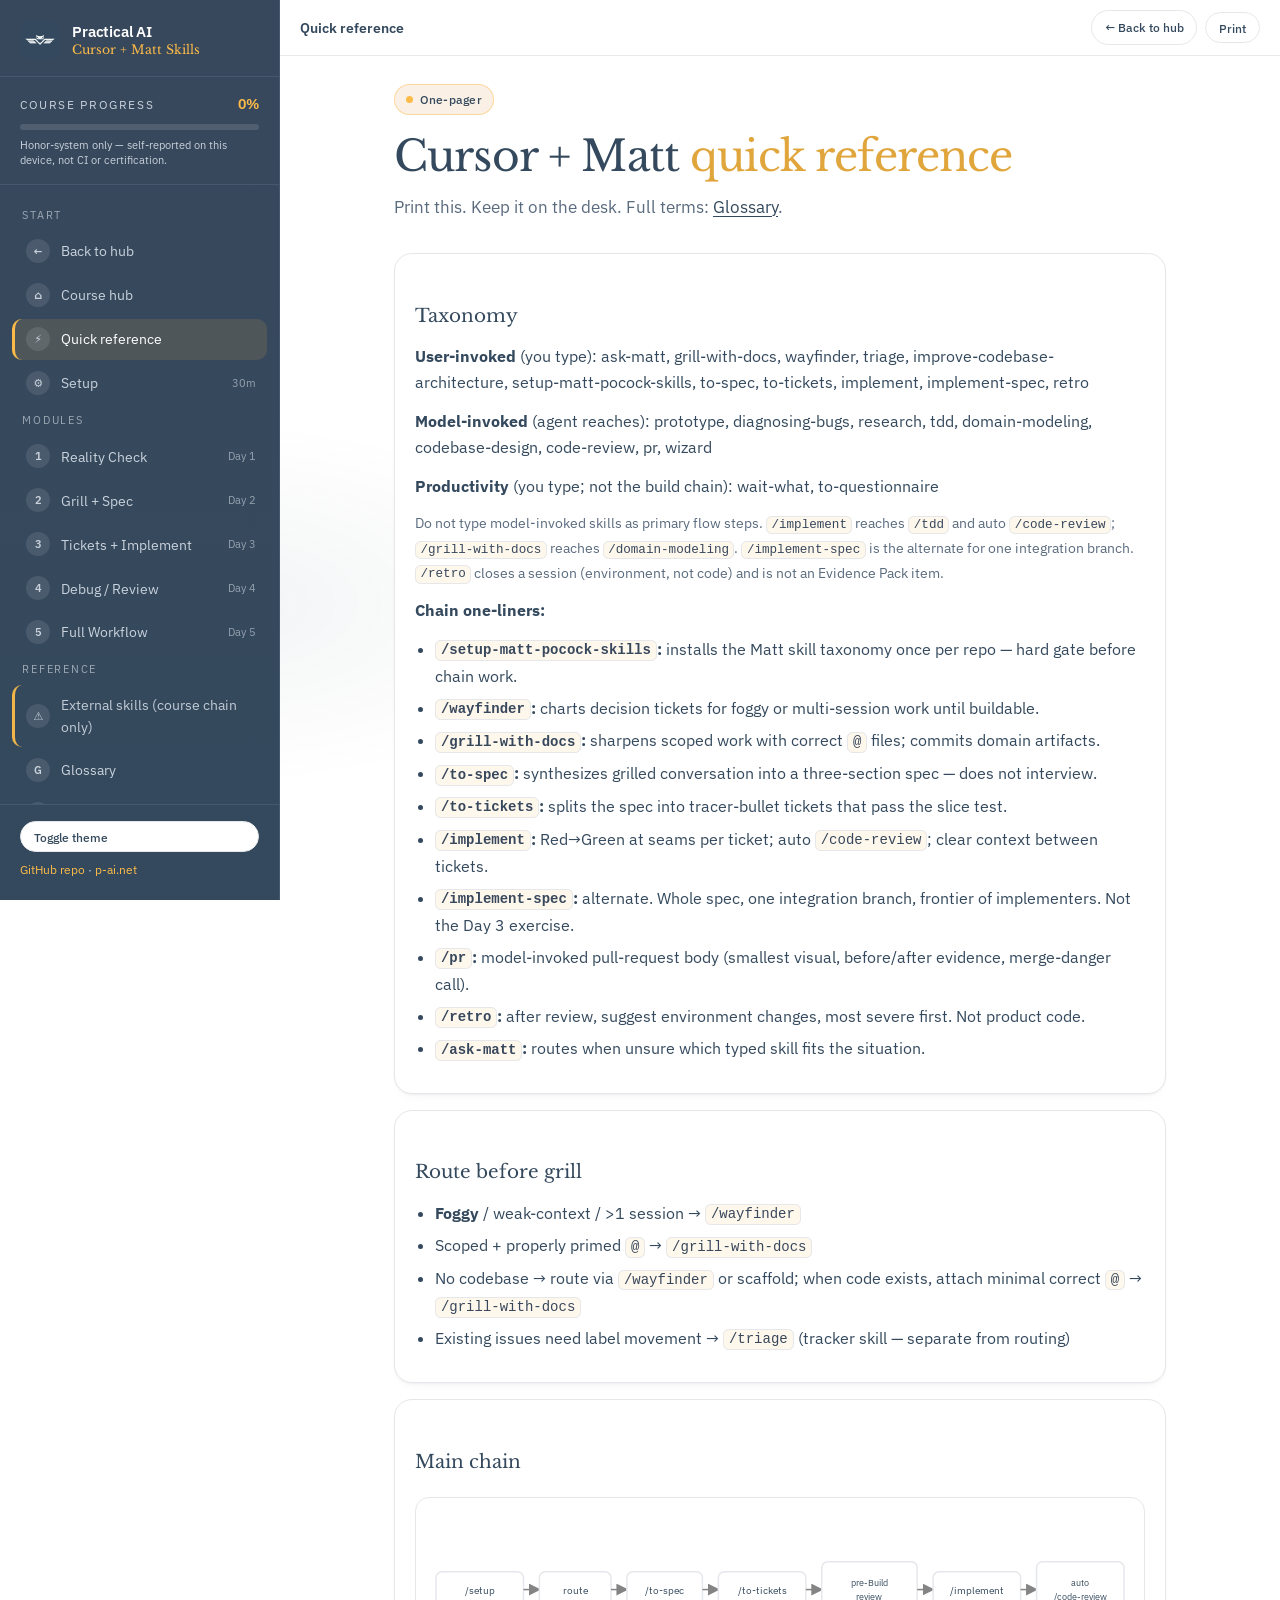
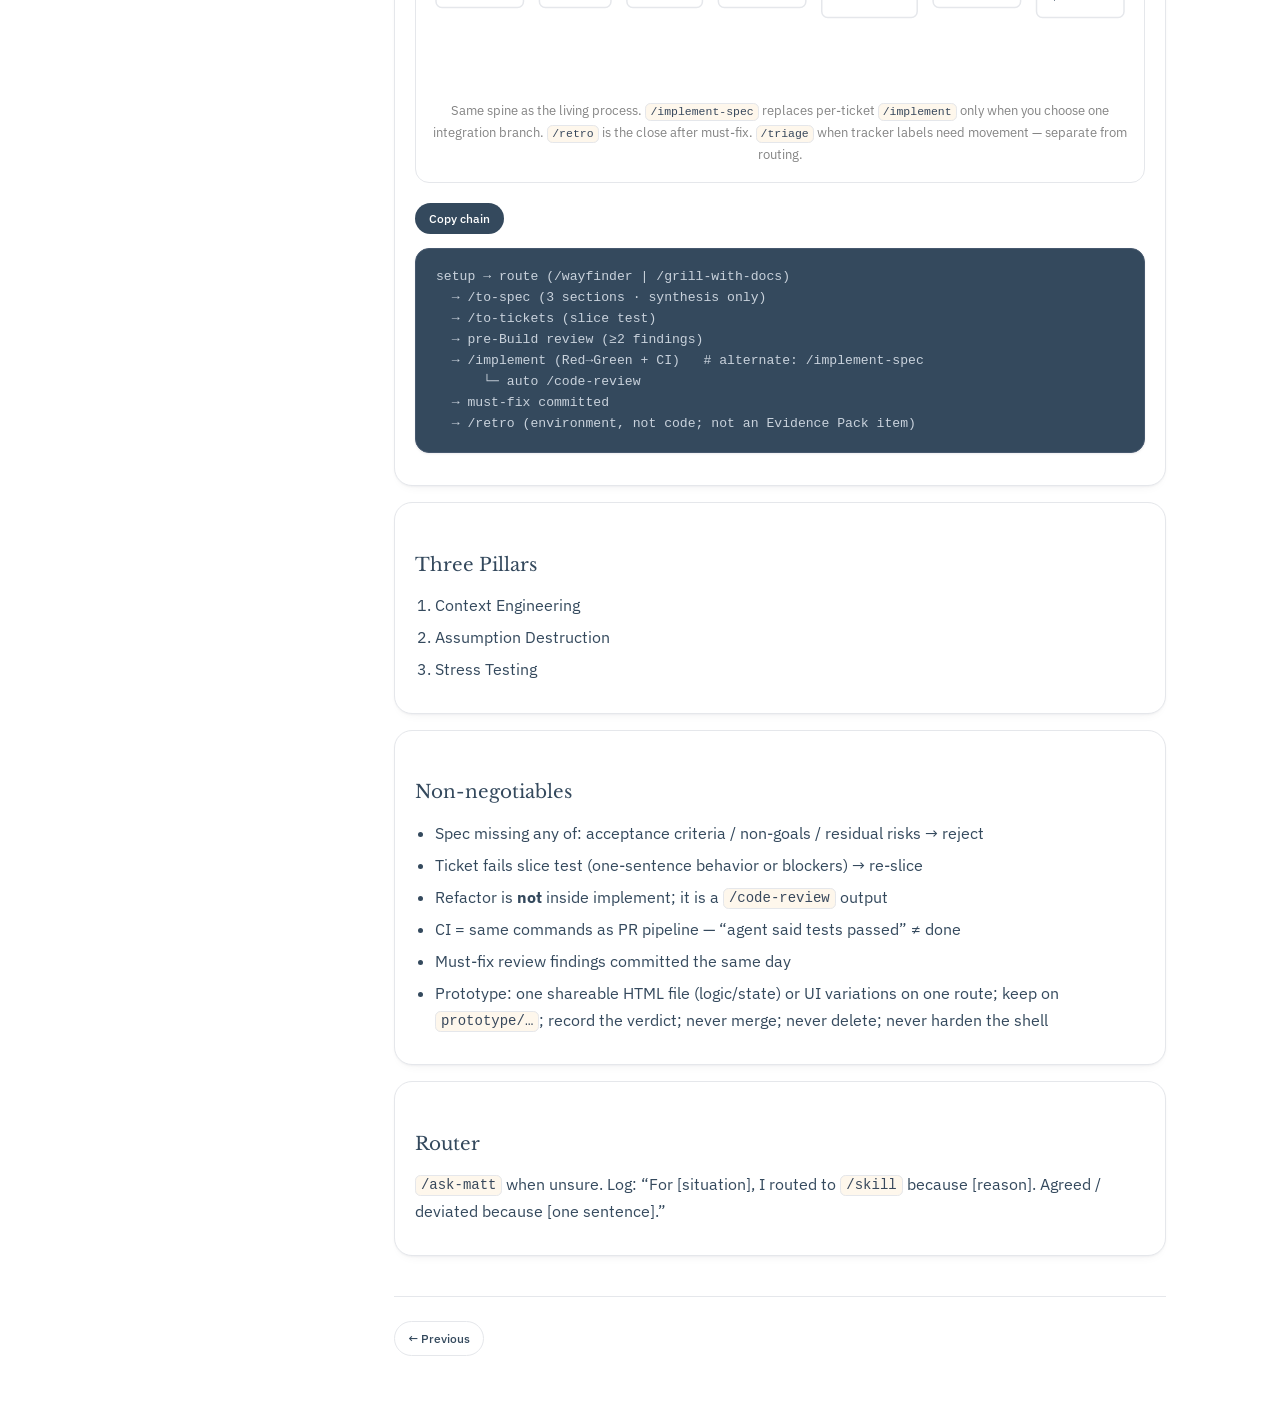
<file: docs/quick-reference.html>
<!DOCTYPE html>
<html lang="en">
<head>
  <meta charset="utf-8" />
  <meta name="viewport" content="width=device-width, initial-scale=1" />
  <title>Quick reference | Cursor + Matt Skills</title>
  <link rel="icon" href="assets/favicon.ico" type="image/x-icon" />
  <link rel="preconnect" href="https://fonts.googleapis.com" />
  <link rel="preconnect" href="https://fonts.gstatic.com" crossorigin />
  <link href="https://fonts.googleapis.com/css2?family=IBM+Plex+Sans:wght@400;500;600;700&family=Libre+Baskerville:ital,wght@0,400;0,700;1,400&display=swap" rel="stylesheet" />
  <link rel="stylesheet" href="css/cursor-ai-dev.css" />
</head>
<body data-page="quick-reference" data-base="" data-file="quick-reference.html">
  <div class="overlay" id="navOverlay" aria-hidden="true"></div>
  <div class="app">
    <aside class="sidebar" id="sidebar" aria-label="Course navigation"></aside>
    <div class="main">
      <header class="topbar no-print">
        <button type="button" class="menu-btn" id="menuBtn" aria-label="Open navigation">☰</button>
        <div class="topbar-title">Quick reference</div>
        <div class="topbar-actions">
          <button type="button" class="btn btn-ghost btn-sm" onclick="window.print()">Print</button>
        </div>
      </header>
      <main class="content" id="top">

        <section class="hero">
          <span class="status-chip">One-pager</span>
          <h1>Cursor + Matt <em>quick reference</em></h1>
          <p class="hero-lede">Print this. Keep it on the desk. Full terms: <a href="glossary.html">Glossary</a>.</p>
        </section>

        <div class="section-card">
          <h3>Taxonomy</h3>
          <p><strong>User-invoked</strong> (you type): ask-matt, grill-with-docs, wayfinder, triage, improve-codebase-architecture, setup-matt-pocock-skills, to-spec, to-tickets, implement, implement-spec, retro</p>
          <p style="margin-top:0.5rem"><strong>Model-invoked</strong> (agent reaches): prototype, diagnosing-bugs, research, tdd, domain-modeling, codebase-design, code-review, pr, wizard</p>
          <p style="margin-top:0.5rem"><strong>Productivity</strong> (you type; not the build chain): wait-what, to-questionnaire</p>
          <p style="margin-top:0.75rem;font-size:0.9rem;color:var(--ink-faint)">Do not type model-invoked skills as primary flow steps. <code>/implement</code> reaches <code>/tdd</code> and auto <code>/code-review</code>; <code>/grill-with-docs</code> reaches <code>/domain-modeling</code>. <code>/implement-spec</code> is the alternate for one integration branch. <code>/retro</code> closes a session (environment, not code) and is not an Evidence Pack item.</p>
          <p style="margin-top:0.75rem"><strong>Chain one-liners:</strong></p>
          <ul style="margin-top:0.5rem">
            <li><strong><code>/setup-matt-pocock-skills</code>:</strong> installs the Matt skill taxonomy once per repo — hard gate before chain work.</li>
            <li><strong><code>/wayfinder</code>:</strong> charts decision tickets for foggy or multi-session work until buildable.</li>
            <li><strong><code>/grill-with-docs</code>:</strong> sharpens scoped work with correct <code>@</code> files; commits domain artifacts.</li>
            <li><strong><code>/to-spec</code>:</strong> synthesizes grilled conversation into a three-section spec — does not interview.</li>
            <li><strong><code>/to-tickets</code>:</strong> splits the spec into tracer-bullet tickets that pass the slice test.</li>
            <li><strong><code>/implement</code>:</strong> Red→Green at seams per ticket; auto <code>/code-review</code>; clear context between tickets.</li>
            <li><strong><code>/implement-spec</code>:</strong> alternate. Whole spec, one integration branch, frontier of implementers. Not the Day 3 exercise.</li>
            <li><strong><code>/pr</code>:</strong> model-invoked pull-request body (smallest visual, before/after evidence, merge-danger call).</li>
            <li><strong><code>/retro</code>:</strong> after review, suggest environment changes, most severe first. Not product code.</li>
            <li><strong><code>/ask-matt</code>:</strong> routes when unsure which typed skill fits the situation.</li>
          </ul>
        </div>

        <div class="section-card">
          <h3>Route before grill</h3>
          <ul>
            <li><strong>Foggy</strong> / weak-context / &gt;1 session → <code>/wayfinder</code></li>
            <li>Scoped + properly primed <code>@</code> → <code>/grill-with-docs</code></li>
            <li>No codebase → route via <code>/wayfinder</code> or scaffold; when code exists, attach minimal correct <code>@</code> → <code>/grill-with-docs</code></li>
            <li>Existing issues need label movement → <code>/triage</code> (tracker skill — separate from routing)</li>
          </ul>
        </div>

        <div class="section-card">
          <h3>Main chain</h3>
          <div class="diagram-wrap workflow-diagram" role="img" aria-label="Preferred skills chain workflow">
            <svg viewBox="0 0 700 168" xmlns="http://www.w3.org/2000/svg" aria-hidden="true">
              <defs><marker id="wf-arrowhead-qr" markerWidth="8" markerHeight="8" refX="7" refY="4" orient="auto"><path d="M0,0 L8,4 L0,8 Z" fill="var(--muted, #64748b)"/></marker></defs>
              <rect class="wf-box" x="4" y="58" width="88" height="36" rx="6"/><text x="48" y="80" text-anchor="middle" font-size="10">/setup</text>
              <line class="wf-arrow" x1="92" y1="76" x2="108" y2="76" marker-end="url(#wf-arrowhead-qr)"/>
              <rect class="wf-box" x="108" y="58" width="72" height="36" rx="6"/><text x="144" y="80" text-anchor="middle" font-size="10">route</text>
              <line class="wf-arrow" x1="180" y1="76" x2="196" y2="76" marker-end="url(#wf-arrowhead-qr)"/>
              <rect class="wf-box" x="196" y="58" width="76" height="36" rx="6"/><text x="234" y="80" text-anchor="middle" font-size="10">/to-spec</text>
              <line class="wf-arrow" x1="272" y1="76" x2="288" y2="76" marker-end="url(#wf-arrowhead-qr)"/>
              <rect class="wf-box" x="288" y="58" width="88" height="36" rx="6"/><text x="332" y="80" text-anchor="middle" font-size="10">/to-tickets</text>
              <line class="wf-arrow" x1="376" y1="76" x2="392" y2="76" marker-end="url(#wf-arrowhead-qr)"/>
              <rect class="wf-box" x="392" y="48" width="96" height="56" rx="6"/><text x="440" y="72" text-anchor="middle" font-size="9">pre-Build</text><text x="440" y="86" text-anchor="middle" font-size="9">review</text>
              <line class="wf-arrow" x1="488" y1="76" x2="504" y2="76" marker-end="url(#wf-arrowhead-qr)"/>
              <rect class="wf-box" x="504" y="58" width="88" height="36" rx="6"/><text x="548" y="80" text-anchor="middle" font-size="10">/implement</text>
              <line class="wf-arrow" x1="592" y1="76" x2="608" y2="76" marker-end="url(#wf-arrowhead-qr)"/>
              <rect class="wf-box" x="608" y="48" width="88" height="56" rx="6"/><text x="652" y="72" text-anchor="middle" font-size="9">auto</text><text x="652" y="86" text-anchor="middle" font-size="9">/code-review</text>
            </svg>
            <p class="diagram-caption">Same spine as the living process. <code>/implement-spec</code> replaces per-ticket <code>/implement</code> only when you choose one integration branch. <code>/retro</code> is the close after must-fix. <code>/triage</code> when tracker labels need movement — separate from routing.</p>
          </div>
          <div class="copy-row no-print" style="margin-bottom:0.75rem">
            <button type="button" class="btn btn-primary btn-sm" data-copy-template>Copy chain</button>
            <span class="copy-feedback" aria-live="polite"></span>
          </div>
          <pre class="code-block"><code>setup → route (/wayfinder | /grill-with-docs)
  → /to-spec (3 sections · synthesis only)
  → /to-tickets (slice test)
  → pre-Build review (≥2 findings)
  → /implement (Red→Green + CI)   # alternate: /implement-spec
      └─ auto /code-review
  → must-fix committed
  → /retro (environment, not code; not an Evidence Pack item)</code></pre>
        </div>

        <div class="section-card">
          <h3>Three Pillars</h3>
          <ol>
            <li>Context Engineering</li>
            <li>Assumption Destruction</li>
            <li>Stress Testing</li>
          </ol>
        </div>

        <div class="section-card">
          <h3>Non-negotiables</h3>
          <ul>
            <li>Spec missing any of: acceptance criteria / non-goals / residual risks → reject</li>
            <li>Ticket fails slice test (one-sentence behavior or blockers) → re-slice</li>
            <li>Refactor is <strong>not</strong> inside implement; it is a <code>/code-review</code> output</li>
            <li>CI = same commands as PR pipeline — “agent said tests passed” ≠ done</li>
            <li>Must-fix review findings committed the same day</li>
            <li>Prototype: one shareable HTML file (logic/state) or UI variations on one route; keep on <code>prototype/…</code>; record the verdict; never merge; never delete; never harden the shell</li>
          </ul>
        </div>

        <div class="section-card">
          <h3>Router</h3>
          <p><code>/ask-matt</code> when unsure. Log: “For [situation], I routed to <code>/skill</code> because [reason]. Agreed / deviated because [one sentence].”</p>
        </div>

        <div class="page-nav no-print" id="pageNav"></div>
      </main>
    </div>
  </div>
  <script src="js/cursor-ai-dev.js"></script>
</body>
</html>
</file>
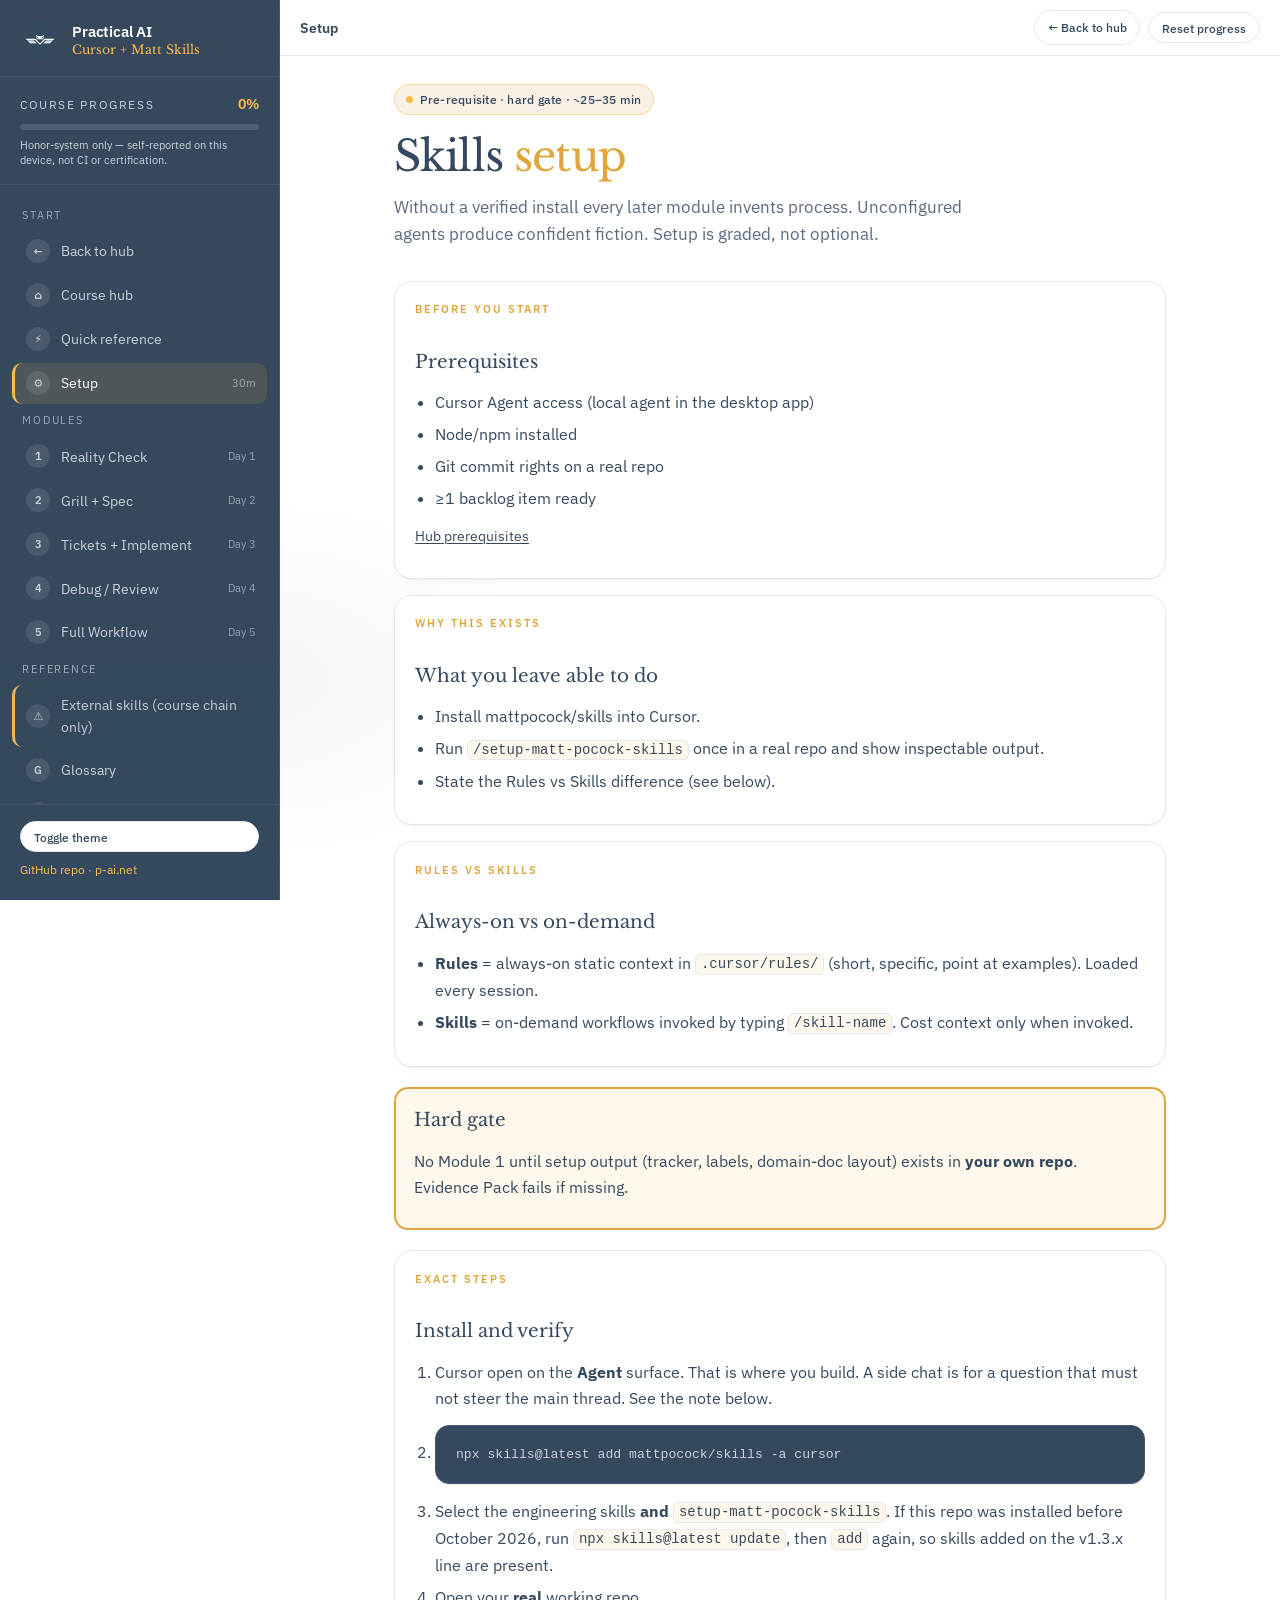
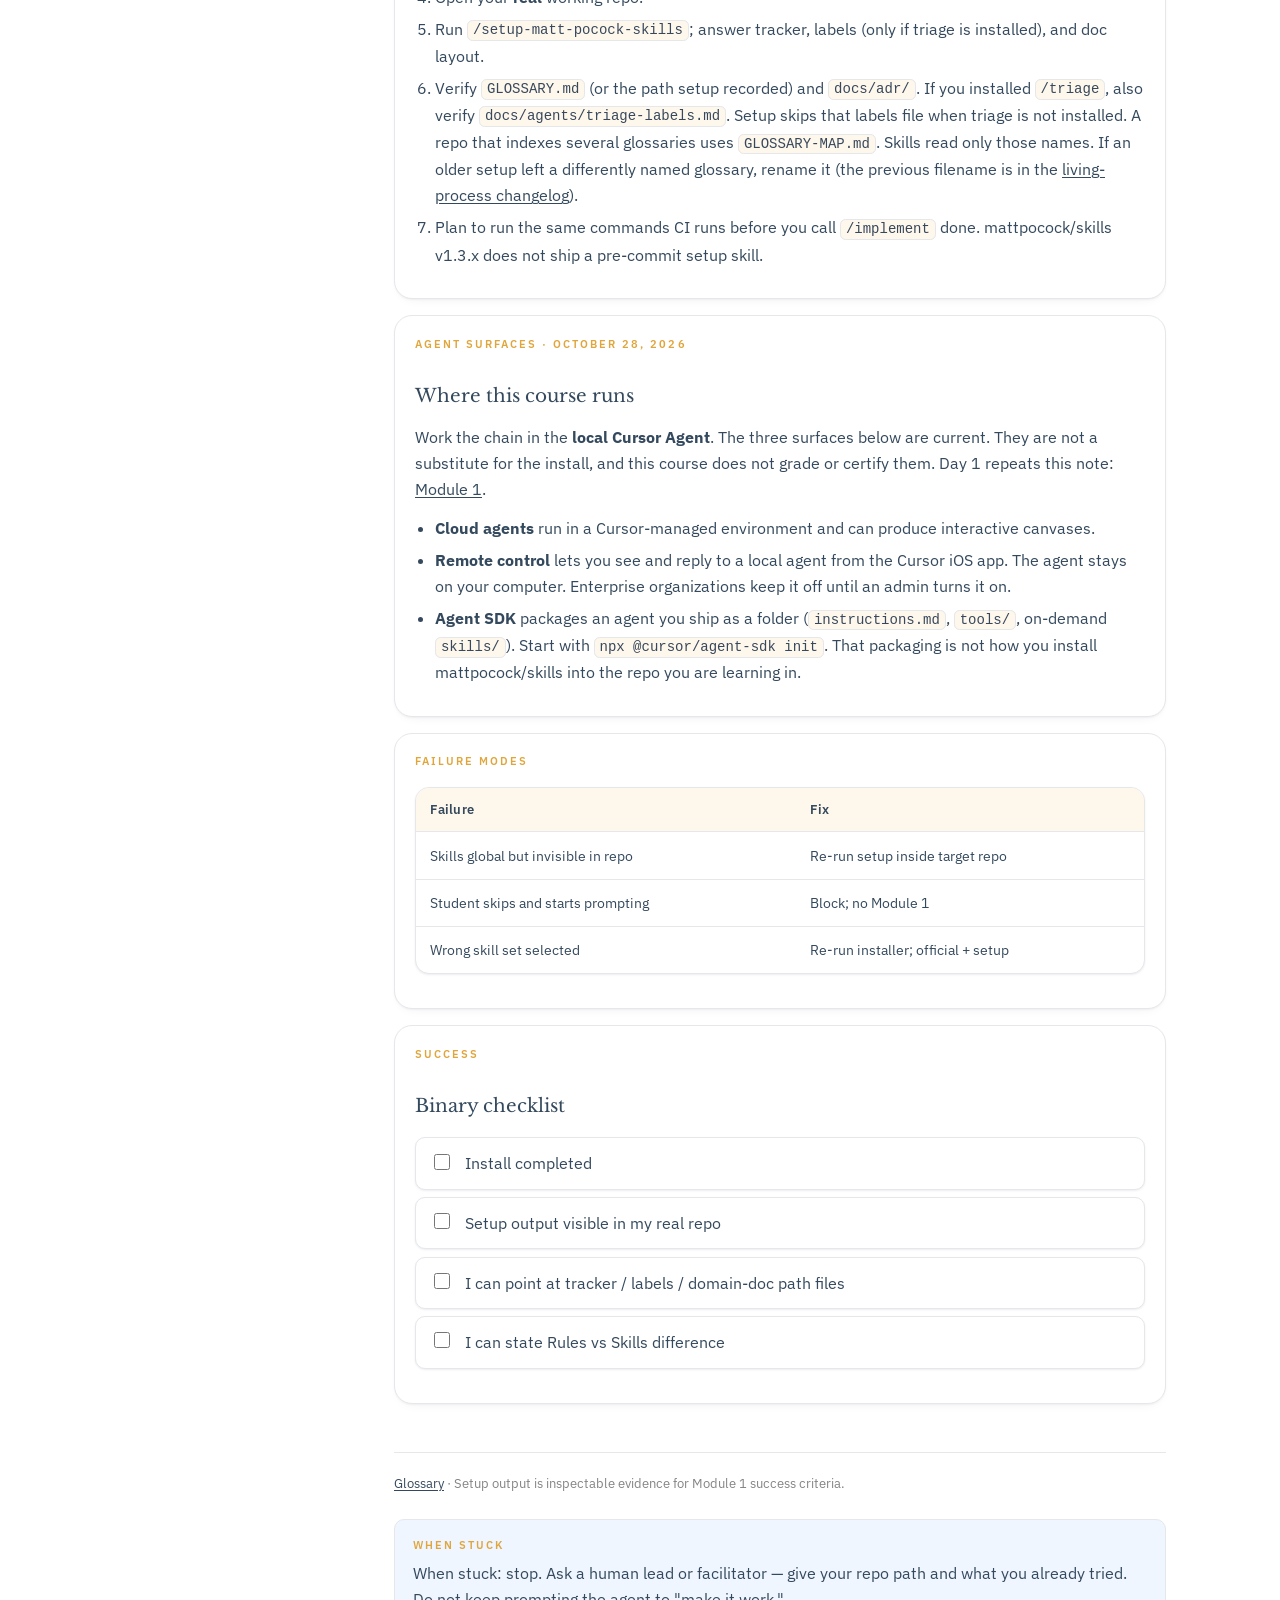
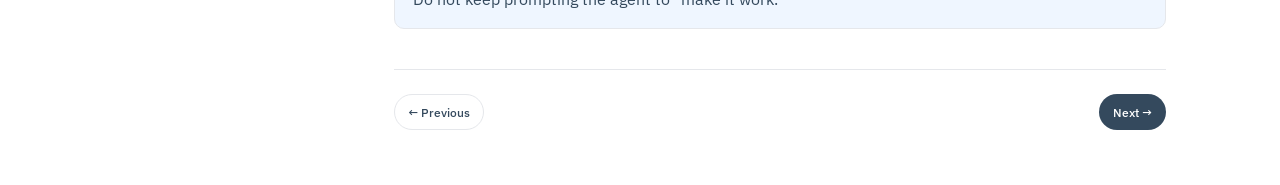
<file: docs/setup.html>
<!DOCTYPE html>
<html lang="en">
<head>
  <meta charset="utf-8" />
  <meta name="viewport" content="width=device-width, initial-scale=1" />
  <title>Setup — Skills install | Cursor + Matt Skills</title>
  <link rel="icon" href="assets/favicon.ico" type="image/x-icon" />
  <link rel="preconnect" href="https://fonts.googleapis.com" />
  <link rel="preconnect" href="https://fonts.gstatic.com" crossorigin />
  <link href="https://fonts.googleapis.com/css2?family=IBM+Plex+Sans:wght@400;500;600;700&family=Libre+Baskerville:ital,wght@0,400;0,700;1,400&display=swap" rel="stylesheet" />
  <link rel="stylesheet" href="css/cursor-ai-dev.css" />
</head>
<body data-page="setup" data-base="" data-file="setup.html">
  <div class="overlay" id="navOverlay" aria-hidden="true"></div>
  <div class="app">
    <aside class="sidebar" id="sidebar" aria-label="Course navigation"></aside>
    <div class="main">
      <header class="topbar no-print">
        <button type="button" class="menu-btn" id="menuBtn" aria-label="Open navigation">☰</button>
        <div class="topbar-title">Setup</div>
        <div class="topbar-actions">
          <button type="button" class="btn btn-ghost btn-sm" id="resetProgress">Reset progress</button>
        </div>
      </header>
      <main class="content" id="top">

        <section class="hero">
          <span class="status-chip">Pre-requisite · hard gate · ~25–35 min</span>
          <h1>Skills <em>setup</em></h1>
          <p class="hero-lede">Without a verified install every later module invents process. Unconfigured agents produce confident fiction. Setup is graded, not optional.</p>
        </section>

        <div class="section-card" id="prerequisites">
          <p class="eyebrow">Before you start</p>
          <h3>Prerequisites</h3>
          <ul>
            <li>Cursor Agent access (local agent in the desktop app)</li>
            <li>Node/npm installed</li>
            <li>Git commit rights on a real repo</li>
            <li>≥1 backlog item ready</li>
          </ul>
          <p style="margin-top:0.75rem;font-size:0.9rem;color:var(--ink-faint)"><a href="index.html#prerequisites">Hub prerequisites</a></p>
        </div>

        <div class="section-card">
          <p class="eyebrow">Why this exists</p>
          <h3>What you leave able to do</h3>
          <ul>
            <li>Install mattpocock/skills into Cursor.</li>
            <li>Run <code>/setup-matt-pocock-skills</code> once in a real repo and show inspectable output.</li>
            <li>State the Rules vs Skills difference (see below).</li>
          </ul>
        </div>

        <div class="section-card">
          <p class="eyebrow">Rules vs Skills</p>
          <h3>Always-on vs on-demand</h3>
          <ul>
            <li><strong>Rules</strong> = always-on static context in <code>.cursor/rules/</code> (short, specific, point at examples). Loaded every session.</li>
            <li><strong>Skills</strong> = on-demand workflows invoked by typing <code>/skill-name</code>. Cost context only when invoked.</li>
          </ul>
        </div>

        <div class="hard-truth">
          <h3>Hard gate</h3>
          <p>No Module 1 until setup output (tracker, labels, domain-doc layout) exists in <strong>your own repo</strong>. Evidence Pack fails if missing.</p>
        </div>

        <div class="section-card">
          <p class="eyebrow">Exact steps</p>
          <h3>Install and verify</h3>
          <ol>
            <li>Cursor open on the <strong>Agent</strong> surface. That is where you build. A side chat is for a question that must not steer the main thread. See the note below.</li>
            <li><pre class="code-block"><code>npx skills@latest add mattpocock/skills -a cursor</code></pre></li>
            <li>Select the engineering skills <strong>and</strong> <code>setup-matt-pocock-skills</code>. If this repo was installed before October 2026, run <code>npx skills@latest update</code>, then <code>add</code> again, so skills added on the v1.3.x line are present.</li>
            <li>Open your <strong>real</strong> working repo.</li>
            <li>Run <code>/setup-matt-pocock-skills</code>; answer tracker, labels (only if triage is installed), and doc layout.</li>
            <li>Verify <code>GLOSSARY.md</code> (or the path setup recorded) and <code>docs/adr/</code>. If you installed <code>/triage</code>, also verify <code>docs/agents/triage-labels.md</code>. Setup skips that labels file when triage is not installed. A repo that indexes several glossaries uses <code>GLOSSARY-MAP.md</code>. Skills read only those names. If an older setup left a differently named glossary, rename it (the previous filename is in the <a href="https://github.com/Practical-Office/Cursor-AI-dev/blob/main/docs/reference/CURSOR-MATT-SKILLS-PROCESS.md" target="_blank" rel="noopener noreferrer">living-process changelog</a>).</li>
            <li>Plan to run the same commands CI runs before you call <code>/implement</code> done. mattpocock/skills v1.3.x does not ship a pre-commit setup skill.</li>
          </ol>
        </div>

        <div class="section-card" id="agent-surfaces">
          <p class="eyebrow">Agent surfaces · October 28, 2026</p>
          <h3>Where this course runs</h3>
          <p>Work the chain in the <strong>local Cursor Agent</strong>. The three surfaces below are current. They are not a substitute for the install, and this course does not grade or certify them. Day 1 repeats this note: <a href="module-1.html#m1-surfaces">Module 1</a>.</p>
          <ul>
            <li><strong>Cloud agents</strong> run in a Cursor-managed environment and can produce interactive canvases.</li>
            <li><strong>Remote control</strong> lets you see and reply to a local agent from the Cursor iOS app. The agent stays on your computer. Enterprise organizations keep it off until an admin turns it on.</li>
            <li><strong>Agent SDK</strong> packages an agent you ship as a folder (<code>instructions.md</code>, <code>tools/</code>, on-demand <code>skills/</code>). Start with <code>npx @cursor/agent-sdk init</code>. That packaging is not how you install mattpocock/skills into the repo you are learning in.</li>
          </ul>
        </div>

        <div class="section-card">
          <p class="eyebrow">Failure modes</p>
          <div class="table-wrap">
            <table>
              <thead><tr><th>Failure</th><th>Fix</th></tr></thead>
              <tbody>
                <tr><td>Skills global but invisible in repo</td><td>Re-run setup inside target repo</td></tr>
                <tr><td>Student skips and starts prompting</td><td>Block; no Module 1</td></tr>
                <tr><td>Wrong skill set selected</td><td>Re-run installer; official + setup</td></tr>
              </tbody>
            </table>
          </div>
        </div>

        <div class="section-card">
          <p class="eyebrow">Success</p>
          <h3>Binary checklist</h3>
          <ul class="checklist">
            <li><label><input type="checkbox" data-progress="setup-c1" /> Install completed</label></li>
            <li><label><input type="checkbox" data-progress="setup-c2" /> Setup output visible in my real repo</label></li>
            <li><label><input type="checkbox" data-progress="setup-c3" /> I can point at tracker / labels / domain-doc path files</label></li>
            <li><label><input type="checkbox" data-progress="setup-c4" /> I can state Rules vs Skills difference</label></li>
          </ul>
        </div>

        <p class="footer-note"><a href="glossary.html">Glossary</a> · Setup output is inspectable evidence for Module 1 success criteria.</p>

        <div class="page-nav no-print" id="pageNav"></div>
      </main>
    </div>
  </div>
  <script src="js/cursor-ai-dev.js"></script>
</body>
</html>
</file>
<file: docs/css/cursor-ai-dev.css>
/* Cursor + Matt Skills Onboarding — Practical AI */
:root {
  --brand: #fcbb48;
  --brand-dark: #e0a53b;
  --brand-soft: #faf0e5;
  --brand-50: #fef7ec;
  --topbar-bg: rgba(255, 255, 255, 0.82);
  --topbar-border: rgba(229, 231, 235, 0.9);
  --btn-primary-bg: var(--ink);
  --btn-primary-fg: #fff;
  --btn-primary-hover-fg: var(--brand);
  --ink: #34495d;
  --ink-soft: #38485c;
  --ink-faint: #5a6b7e;
  --muted: #848484;
  --canvas: #ffffff;
  --surface: #ffffff;
  --surface-alt: #faf0e5;
  --sidebar: #38485c;
  --sidebar-soft: #34495d;
  --sidebar-border: #46586e;
  --sidebar-muted: #c9d2dc;
  --sidebar-ink: #ffffff;
  --border: #e5e7eb;
  --border-strong: #cbd5e1;
  --success: #15803d;
  --success-soft: #ecfdf5;
  --danger: #be123c;
  --info: #1d4ed8;
  --info-soft: #eff6ff;
  --shadow: 0 1px 2px rgba(15, 23, 42, 0.04), 0 1px 3px rgba(15, 23, 42, 0.04);
  --shadow-card: 0 1px 2px rgba(15, 23, 42, 0.04), 0 6px 14px -10px rgba(15, 23, 42, 0.12);
  --shadow-pop: 0 10px 30px -12px rgba(15, 23, 42, 0.18), 0 4px 12px rgba(15, 23, 42, 0.06);
  --ease: cubic-bezier(0.2, 0.7, 0.2, 1);
  --font-display: "Libre Baskerville", Georgia, serif;
  --font-body: "IBM Plex Sans", ui-sans-serif, system-ui, -apple-system, "Segoe UI", Roboto, sans-serif;
  --font-mono: ui-monospace, SFMono-Regular, Menlo, Monaco, Consolas, monospace;
  --sidebar-w: 280px;
  --radius: 0.625rem;
  --radius-lg: 0.875rem;
  --radius-xl: 1.125rem;
}

[data-theme="dark"] {
  --brand-soft: #3d3428;
  --brand-50: #2a2419;
  --ink: #e8edf2;
  --ink-soft: #c9d2dc;
  --ink-faint: #9aa8b8;
  --muted: #8b9aab;
  --canvas: #1a2330;
  --surface: #243040;
  --surface-alt: #2a3545;
  --border: #3a4a5c;
  --border-strong: #4a5c70;
  --success-soft: #14352a;
  --info-soft: #1a2d4a;
  --shadow: 0 1px 2px rgba(0, 0, 0, 0.2);
  --shadow-card: 0 4px 14px rgba(0, 0, 0, 0.25);
  --topbar-bg: rgba(26, 35, 48, 0.92);
  --topbar-border: rgba(58, 74, 92, 0.9);
  --btn-primary-bg: var(--brand);
  --btn-primary-fg: #1a2330;
  --btn-primary-hover-fg: #0f1419;
}

@media (prefers-color-scheme: dark) {
  :root:not([data-theme="light"]) {
    --brand-soft: #3d3428;
    --brand-50: #2a2419;
    --ink: #e8edf2;
    --ink-soft: #c9d2dc;
    --ink-faint: #9aa8b8;
    --muted: #8b9aab;
    --canvas: #1a2330;
    --surface: #243040;
    --surface-alt: #2a3545;
    --border: #3a4a5c;
    --border-strong: #4a5c70;
    --success-soft: #14352a;
    --info-soft: #1a2d4a;
    --shadow: 0 1px 2px rgba(0, 0, 0, 0.2);
    --shadow-card: 0 4px 14px rgba(0, 0, 0, 0.25);
    --topbar-bg: rgba(26, 35, 48, 0.92);
    --topbar-border: rgba(58, 74, 92, 0.9);
    --btn-primary-bg: var(--brand);
    --btn-primary-fg: #1a2330;
    --btn-primary-hover-fg: #0f1419;
  }
}

*,
*::before,
*::after {
  box-sizing: border-box;
}

html {
  scroll-behavior: smooth;
  scroll-padding-top: 5rem;
}

body {
  margin: 0;
  font-family: var(--font-body);
  font-size: 1rem;
  line-height: 1.65;
  color: var(--ink);
  background: var(--canvas);
  -webkit-font-smoothing: antialiased;
}

a {
  color: var(--ink);
  text-decoration-thickness: 1px;
  text-underline-offset: 0.15em;
  transition: color 0.15s var(--ease);
}

a:hover {
  color: var(--brand-dark);
}

img {
  max-width: 100%;
  height: auto;
}

code,
pre {
  font-family: var(--font-mono);
  font-size: 0.875em;
}

code {
  background: var(--brand-50);
  border: 1px solid var(--border);
  border-radius: 0.35rem;
  padding: 0.1em 0.35em;
  color: var(--ink-soft);
}

pre {
  background: var(--sidebar-soft);
  color: var(--sidebar-muted);
  border-radius: var(--radius-lg);
  padding: 1.1rem 1.25rem;
  overflow-x: auto;
  border: 1px solid var(--sidebar-border);
  box-shadow: var(--shadow);
  line-height: 1.5;
}

pre code {
  background: none;
  border: none;
  padding: 0;
  color: inherit;
  font-size: 0.82rem;
}

/* Layout */
.app {
  display: flex;
  min-height: 100vh;
}

.sidebar {
  position: fixed;
  inset: 0 auto 0 0;
  width: var(--sidebar-w);
  background: linear-gradient(180deg, var(--sidebar) 0%, var(--sidebar-soft) 100%);
  color: var(--sidebar-ink);
  display: flex;
  flex-direction: column;
  z-index: 40;
  border-right: 1px solid var(--sidebar-border);
  transition: transform 0.25s var(--ease);
}

.sidebar-brand {
  display: flex;
  align-items: center;
  gap: 0.75rem;
  padding: 1.25rem 1.25rem 1rem;
  border-bottom: 1px solid var(--sidebar-border);
  text-decoration: none;
  color: inherit;
}

.sidebar-brand:hover {
  color: inherit;
}

.sidebar-brand img {
  width: 40px;
  height: 40px;
  border-radius: 10px;
  object-fit: cover;
  background: rgba(255, 255, 255, 0.08);
  flex-shrink: 0;
}

.sidebar-brand-text {
  min-width: 0;
}

.sidebar-brand-text strong {
  display: block;
  font-size: 0.95rem;
  font-weight: 600;
  letter-spacing: -0.01em;
  line-height: 1.2;
}

.sidebar-brand-text span {
  display: block;
  margin-top: 0.15rem;
  font-family: var(--font-display);
  font-size: 0.78rem;
  color: var(--brand);
  line-height: 1.2;
}

.progress-panel {
  padding: 1rem 1.25rem;
  border-bottom: 1px solid var(--sidebar-border);
}

.progress-label {
  display: flex;
  justify-content: space-between;
  align-items: baseline;
  font-size: 0.72rem;
  text-transform: uppercase;
  letter-spacing: 0.14em;
  color: var(--sidebar-muted);
  margin-bottom: 0.55rem;
}

.progress-label strong {
  font-size: 0.85rem;
  letter-spacing: 0;
  text-transform: none;
  color: var(--brand);
  font-weight: 600;
}

.progress-track {
  height: 6px;
  border-radius: 999px;
  background: rgba(255, 255, 255, 0.12);
  overflow: hidden;
}

.progress-fill {
  height: 100%;
  width: 0%;
  border-radius: inherit;
  background: linear-gradient(90deg, var(--brand-dark), var(--brand));
  transition: width 0.35s var(--ease);
}

.sidebar-nav {
  flex: 1;
  overflow-y: auto;
  padding: 0.85rem 0.75rem 1.25rem;
}

.nav-section-label {
  margin: 0.5rem 0.65rem 0.35rem;
  font-size: 0.68rem;
  text-transform: uppercase;
  letter-spacing: 0.16em;
  color: rgba(201, 210, 220, 0.7);
}

.nav-link {
  display: flex;
  align-items: center;
  gap: 0.65rem;
  padding: 0.55rem 0.7rem;
  border-radius: var(--radius);
  color: var(--sidebar-muted);
  text-decoration: none;
  font-size: 0.9rem;
  border-left: 3px solid transparent;
  margin-bottom: 0.15rem;
  transition: background 0.15s var(--ease), color 0.15s var(--ease), border-color 0.15s var(--ease);
}

.nav-link:hover {
  background: rgba(255, 255, 255, 0.06);
  color: var(--sidebar-ink);
}

.nav-link.is-active {
  background: rgba(252, 187, 72, 0.12);
  color: var(--sidebar-ink);
  border-left-color: var(--brand);
}

.nav-link.is-complete .nav-num {
  background: var(--brand);
  color: var(--ink);
}

.nav-link--external-sop {
  border-left: 3px solid var(--brand);
  font-size: 0.85rem;
  opacity: 0.95;
}

.nav-num {
  width: 1.5rem;
  height: 1.5rem;
  border-radius: 999px;
  display: grid;
  place-items: center;
  font-size: 0.7rem;
  font-weight: 600;
  background: rgba(255, 255, 255, 0.1);
  color: var(--sidebar-muted);
  flex-shrink: 0;
}

.nav-meta {
  margin-left: auto;
  font-size: 0.7rem;
  color: rgba(201, 210, 220, 0.65);
}

.sidebar-footer {
  padding: 1rem 1.25rem 1.25rem;
  border-top: 1px solid var(--sidebar-border);
  font-size: 0.75rem;
  color: var(--sidebar-muted);
}

.sidebar-footer a {
  color: var(--brand);
  text-decoration: none;
}

.sidebar-footer a:hover {
  text-decoration: underline;
}

.main {
  margin-left: var(--sidebar-w);
  flex: 1;
  min-width: 0;
  background:
    radial-gradient(900px 420px at 100% -10%, rgba(252, 187, 72, 0.12), transparent 55%),
    radial-gradient(700px 360px at -5% 20%, rgba(56, 72, 92, 0.06), transparent 50%),
    var(--canvas);
}

.topbar {
  position: sticky;
  top: 0;
  z-index: 30;
  display: flex;
  align-items: center;
  gap: 0.75rem;
  height: 3.5rem;
  padding: 0 1.25rem;
  background: var(--topbar-bg);
  backdrop-filter: blur(14px);
  border-bottom: 1px solid var(--topbar-border);
}

.menu-btn {
  display: none;
  align-items: center;
  justify-content: center;
  width: 2.25rem;
  height: 2.25rem;
  border: 1px solid var(--border);
  border-radius: var(--radius);
  background: var(--surface);
  color: var(--ink);
  cursor: pointer;
}

.topbar-title {
  font-size: 0.9rem;
  font-weight: 600;
  color: var(--ink);
}

.topbar-actions {
  margin-left: auto;
  display: flex;
  align-items: center;
  gap: 0.5rem;
}

.btn {
  display: inline-flex;
  align-items: center;
  gap: 0.4rem;
  border-radius: 999px;
  padding: 0.55rem 1rem;
  font-size: 0.85rem;
  font-weight: 500;
  font-family: inherit;
  border: 1px solid transparent;
  cursor: pointer;
  text-decoration: none;
  transition: transform 0.15s var(--ease), background 0.15s var(--ease), color 0.15s var(--ease), box-shadow 0.15s var(--ease);
}

.btn:hover {
  transform: translateY(-1px);
  text-decoration: none;
}

.btn-primary {
  background: var(--btn-primary-bg);
  color: var(--btn-primary-fg);
}

.btn-primary:hover {
  color: var(--btn-primary-hover-fg);
  box-shadow: var(--shadow-card);
}

.btn-ghost {
  background: var(--surface);
  border-color: var(--border);
  color: var(--ink);
}

.btn-ghost:hover {
  background: var(--surface-alt);
  color: var(--ink);
}

.btn-sm {
  padding: 0.4rem 0.8rem;
  font-size: 0.78rem;
}

.content {
  max-width: 820px;
  margin: 0 auto;
  padding: 1.75rem 1.5rem 4rem;
}

.hero {
  margin-bottom: 2rem;
}

.status-chip {
  display: inline-flex;
  align-items: center;
  gap: 0.4rem;
  padding: 0.3rem 0.7rem;
  border-radius: 999px;
  background: var(--brand-soft);
  border: 1px solid rgba(252, 187, 72, 0.45);
  color: var(--ink);
  font-size: 0.72rem;
  font-weight: 500;
  letter-spacing: 0.02em;
}

.status-chip::before {
  content: "";
  width: 0.45rem;
  height: 0.45rem;
  border-radius: 999px;
  background: var(--brand);
}

.hero h1 {
  margin: 1rem 0 0.75rem;
  font-family: var(--font-display);
  font-size: clamp(1.85rem, 4vw, 2.65rem);
  line-height: 1.2;
  letter-spacing: -0.02em;
  font-weight: 400;
  color: var(--ink);
}

.hero h1 em {
  font-style: normal;
  color: var(--brand-dark);
}

.hero-lede {
  margin: 0;
  max-width: 38rem;
  color: var(--ink-faint);
  font-size: 1.05rem;
}

.card-grid {
  display: grid;
  grid-template-columns: repeat(2, minmax(0, 1fr));
  gap: 0.85rem;
  margin: 1.5rem 0 2rem;
}

.stat-card {
  background: var(--surface);
  border: 1px solid var(--border);
  border-radius: var(--radius-xl);
  padding: 1rem 1.1rem;
  box-shadow: var(--shadow);
}

.stat-card strong {
  display: block;
  font-family: var(--font-display);
  font-size: 1.05rem;
  color: var(--ink);
  margin-bottom: 0.25rem;
}

.stat-card span {
  font-size: 0.85rem;
  color: var(--muted);
}

.module {
  margin: 2.5rem 0;
  scroll-margin-top: 5rem;
}

.module-header {
  display: flex;
  align-items: flex-start;
  gap: 0.85rem;
  margin-bottom: 1.25rem;
  padding-bottom: 0.85rem;
  border-bottom: 1px solid rgba(52, 73, 93, 0.12);
}

.module-badge {
  flex-shrink: 0;
  width: 2.5rem;
  height: 2.5rem;
  border-radius: 999px;
  display: grid;
  place-items: center;
  background: var(--brand-soft);
  color: var(--ink);
  font-weight: 600;
  font-size: 0.85rem;
  border: 1px solid rgba(252, 187, 72, 0.35);
}

.module-header h2 {
  margin: 0;
  font-family: var(--font-display);
  font-size: 1.55rem;
  font-weight: 400;
  line-height: 1.25;
  color: var(--ink);
}

.module-time {
  margin: 0.25rem 0 0;
  font-size: 0.8rem;
  color: var(--muted);
}

.eyebrow {
  margin: 0 0 0.35rem;
  font-size: 0.7rem;
  text-transform: uppercase;
  letter-spacing: 0.18em;
  color: var(--brand-dark);
  font-weight: 600;
}

h3 {
  margin: 1.75rem 0 0.75rem;
  font-family: var(--font-display);
  font-size: 1.15rem;
  font-weight: 400;
  color: var(--ink);
}

p {
  margin: 0.75rem 0;
}

ul,
ol {
  margin: 0.75rem 0;
  padding-left: 1.25rem;
}

li {
  margin: 0.35rem 0;
}

.quote {
  margin: 1rem 0;
  padding: 1rem 1.15rem;
  border-radius: var(--radius-lg);
  background: var(--surface-alt);
  border-left: 3px solid var(--brand);
  color: var(--ink);
  box-shadow: var(--shadow);
}

.quote p {
  margin: 0;
}

.table-wrap {
  overflow-x: auto;
  margin: 1rem 0;
  border: 1px solid var(--border);
  border-radius: var(--radius-lg);
  box-shadow: var(--shadow);
  background: var(--surface);
}

table {
  width: 100%;
  border-collapse: collapse;
  font-size: 0.9rem;
}

th,
td {
  text-align: left;
  padding: 0.7rem 0.9rem;
  border-bottom: 1px solid var(--border);
  vertical-align: top;
}

th {
  background: var(--brand-50);
  font-weight: 600;
  color: var(--ink);
  font-size: 0.8rem;
  letter-spacing: 0.02em;
}

tr:last-child td {
  border-bottom: none;
}

.checklist,
.cert-list {
  list-style: none;
  padding: 0;
  margin: 1rem 0;
  display: grid;
  gap: 0.45rem;
}

.checklist li,
.cert-list li {
  margin: 0;
}

.checklist label,
.cert-list label {
  display: flex;
  align-items: flex-start;
  gap: 0.7rem;
  padding: 0.75rem 0.9rem;
  border: 1px solid var(--border);
  border-radius: var(--radius);
  background: var(--surface);
  cursor: pointer;
  transition: background 0.15s var(--ease), border-color 0.15s var(--ease);
  box-shadow: var(--shadow);
}

.checklist label:hover,
.cert-list label:hover {
  background: var(--brand-50);
  border-color: rgba(252, 187, 72, 0.45);
}

.checklist input,
.cert-list input {
  margin-top: 0.2rem;
  accent-color: var(--brand-dark);
  width: 1rem;
  height: 1rem;
  flex-shrink: 0;
}

.checklist label.is-checked,
.cert-list label.is-checked {
  background: var(--success-soft);
  border-color: rgba(21, 128, 61, 0.25);
}

.self-check {
  margin-top: 1.25rem;
  padding: 1rem 1.15rem;
  border-radius: var(--radius-lg);
  border: 1px dashed var(--border-strong);
  background: rgba(250, 240, 229, 0.35);
}

.self-check ol {
  margin-bottom: 0.5rem;
}

.self-check .hint {
  margin: 0;
  font-size: 0.85rem;
  color: var(--muted);
  font-style: italic;
}

.self-check details {
  margin-top: 0.75rem;
  font-size: 0.92rem;
}

.self-check details summary {
  cursor: pointer;
  font-weight: 600;
  color: var(--ink);
}

.self-check details ol {
  margin: 0.65rem 0 0;
  padding-left: 1.25rem;
}

.self-check details li {
  margin-bottom: 0.5rem;
  color: var(--ink-soft);
}

.loop-diagram {
  font-family: var(--font-mono);
  white-space: pre;
  overflow-x: auto;
}

.pill-row {
  display: flex;
  flex-wrap: wrap;
  gap: 0.45rem;
  margin: 0.75rem 0 1.25rem;
}

.pill {
  display: inline-flex;
  align-items: center;
  padding: 0.25rem 0.65rem;
  border-radius: 999px;
  background: var(--info-soft);
  color: var(--info);
  font-size: 0.75rem;
  font-weight: 500;
  text-decoration: none;
  border: 1px solid rgba(29, 78, 216, 0.15);
}

.pill:hover {
  color: var(--info);
  background: #dbeafe;
}

.section-card {
  margin: 1rem 0;
  padding: 1.15rem 1.25rem;
  border: 1px solid var(--border);
  border-radius: var(--radius-xl);
  background: var(--surface);
  box-shadow: var(--shadow-card);
}

.cert-box {
  margin-top: 1.25rem;
  padding: 1.35rem;
  border-radius: var(--radius-xl);
  border: 1px solid rgba(252, 187, 72, 0.45);
  background: linear-gradient(180deg, var(--surface) 0%, var(--brand-50) 100%);
  box-shadow: var(--shadow-card);
}

.concept-block {
  margin: 1.25rem 0;
  padding: 1.15rem 1.25rem;
  border-radius: var(--radius-xl);
  border: 1px solid rgba(29, 78, 216, 0.2);
  background: var(--info-soft);
}

.concept-block h3 {
  margin-top: 0;
}

.spec-compare {
  display: grid;
  gap: 0.85rem;
  margin: 1rem 0;
}

.spec-compare .spec-bad,
.spec-compare .spec-good {
  padding: 0.85rem 1rem;
  border-radius: var(--radius);
  font-size: 0.9rem;
}

.spec-compare .spec-bad {
  border: 1px solid rgba(190, 18, 60, 0.25);
  background: rgba(255, 241, 242, 0.5);
}

.spec-compare .spec-good {
  border: 1px solid rgba(21, 128, 61, 0.25);
  background: var(--success-soft);
}

[data-theme="dark"] .spec-compare .spec-bad,
@media (prefers-color-scheme: dark) {
  :root:not([data-theme="light"]) .spec-compare .spec-bad {
    background: rgba(190, 18, 60, 0.08);
  }
}

.glossary-term {
  margin: 1.25rem 0;
  padding-bottom: 1rem;
  border-bottom: 1px solid var(--border);
}

.glossary-term:last-child {
  border-bottom: none;
}

.glossary-term dt {
  font-weight: 600;
  color: var(--ink);
  margin-bottom: 0.35rem;
}

.glossary-term dd {
  margin: 0;
  color: var(--ink-soft);
}

.cert-meta {
  margin-top: 1rem;
  padding-top: 1rem;
  border-top: 1px solid rgba(52, 73, 93, 0.12);
  font-size: 0.9rem;
  color: var(--ink-faint);
}

.footer-note {
  margin-top: 3rem;
  padding-top: 1.25rem;
  border-top: 1px solid var(--border);
  font-size: 0.82rem;
  color: var(--muted);
}

.overlay {
  display: none;
  position: fixed;
  inset: 0;
  background: rgba(15, 23, 42, 0.45);
  z-index: 35;
}

body.nav-open .overlay {
  display: block;
}

body.nav-open .sidebar {
  transform: translateX(0);
}

@media (max-width: 900px) {
  .sidebar {
    transform: translateX(-105%);
  }

  .main {
    margin-left: 0;
  }

  .menu-btn {
    display: inline-flex;
  }

  .card-grid {
    grid-template-columns: 1fr;
  }

  .content {
    padding: 1.25rem 1rem 3rem;
  }
}

@media (min-width: 901px) {
  body.nav-open .overlay {
    display: none;
  }
}

.page-nav {
  display: flex;
  justify-content: space-between;
  gap: 1rem;
  margin-top: 2.5rem;
  padding-top: 1.5rem;
  border-top: 1px solid var(--border);
}

.page-nav .page-nav-next {
  margin-left: auto;
}

.skill-hero .module-badge {
  font-size: 0.75rem;
}

.content-block {
  margin: 1.25rem 0;
}

.hard-truth {
  margin: 1.25rem 0;
  padding: 1rem 1.15rem;
  border-radius: var(--radius-lg);
  border: 2px solid var(--brand-dark);
  background: var(--brand-50);
}

.hard-truth h3 {
  margin-top: 0;
  color: var(--ink);
}

.diagram-wrap {
  margin: 1.25rem 0;
  padding: 1rem;
  border: 1px solid var(--border);
  border-radius: var(--radius-lg);
  background: var(--surface);
  text-align: center;
}

.diagram-wrap svg {
  max-width: 100%;
  height: auto;
}

.diagram-caption {
  margin: 0.75rem 0 0;
  font-size: 0.82rem;
  color: var(--muted);
}

.module-toc-list {
  list-style: none;
  padding: 0;
  margin: 0;
  display: flex;
  flex-wrap: wrap;
  gap: 0.35rem 1rem;
  font-size: 0.88rem;
}

.module-toc-list a {
  color: var(--brand);
  font-weight: 500;
  text-decoration: none;
}

.module-toc-list a:hover {
  text-decoration: underline;
}

.workflow-diagram svg text {
  fill: var(--ink);
}

.workflow-diagram .wf-box {
  fill: var(--surface);
  stroke: var(--border);
  stroke-width: 1.5;
}

.workflow-diagram .wf-arrow {
  stroke: var(--muted);
  stroke-width: 1.5;
  fill: none;
}

.template-block {
  position: relative;
  margin: 1rem 0;
}

.template-block pre {
  margin: 0;
}

.copy-row {
  display: flex;
  flex-wrap: wrap;
  gap: 0.5rem;
  margin: 0.75rem 0 1rem;
}

.copy-feedback {
  font-size: 0.8rem;
  color: var(--success);
  opacity: 0;
  transition: opacity 0.2s var(--ease);
}

.copy-feedback.is-visible {
  opacity: 1;
}

.reveal-answer {
  margin-top: 0.5rem;
  padding: 0.65rem 0.85rem;
  border-radius: var(--radius);
  background: var(--surface-alt);
  border: 1px solid var(--border);
  font-size: 0.9rem;
  display: none;
}

.reveal-answer.is-open {
  display: block;
}

.self-check-item {
  margin: 0.75rem 0;
  padding-bottom: 0.75rem;
  border-bottom: 1px solid var(--border);
}

.self-check-item:last-child {
  border-bottom: none;
}

.ticket-card {
  margin: 0.65rem 0;
  padding: 0.85rem 1rem;
  border: 1px solid var(--border);
  border-radius: var(--radius);
  background: var(--surface);
}

.ticket-card strong {
  display: block;
  margin-bottom: 0.25rem;
}

.ticket-card span {
  font-size: 0.85rem;
  color: var(--ink-faint);
}

.failure-modes {
  margin: 1.25rem 0;
  padding: 1rem 1.15rem;
  border-radius: var(--radius-lg);
  border: 1px solid rgba(190, 18, 60, 0.2);
  background: rgba(255, 241, 242, 0.5);
}

[data-theme="dark"] .failure-modes {
  background: rgba(190, 18, 60, 0.08);
}

@media (prefers-color-scheme: dark) {
  :root:not([data-theme="light"]) .failure-modes {
    background: rgba(190, 18, 60, 0.08);
  }
}

.failure-modes h3 {
  margin-top: 0;
  color: var(--danger);
}

.print-actions {
  margin: 1.5rem 0;
  padding: 1rem;
  background: var(--brand-50);
  border-radius: var(--radius-lg);
  border: 1px solid rgba(252, 187, 72, 0.35);
}

@media print {
  .sidebar,
  .topbar,
  .overlay,
  .menu-btn,
  .page-nav,
  .print-actions,
  .no-print {
    display: none !important;
  }

  .main {
    margin: 0;
  }

  .content {
    max-width: none;
    padding: 0;
  }

  .module {
    break-inside: avoid;
    page-break-inside: avoid;
  }

  details {
    open: open;
  }

  details summary {
    display: none;
  }
}

.sync-badge {
  margin: 0.35rem 0 0;
  font-size: 0.75rem;
  color: var(--ink-faint);
  font-family: var(--font-body);
}

.progress-honor-note {
  margin: 0.5rem 0 0;
  font-size: 0.7rem;
  line-height: 1.35;
  color: var(--sidebar-muted);
}

.escalate-strip {
  margin-top: 1.5rem;
  padding: 1rem 1.1rem;
  border-radius: var(--radius);
  border: 1px solid var(--border);
  background: var(--info-soft);
}

.escalate-strip p {
  margin: 0;
}

.escalate-strip .eyebrow {
  margin-bottom: 0.35rem;
}
</file>
